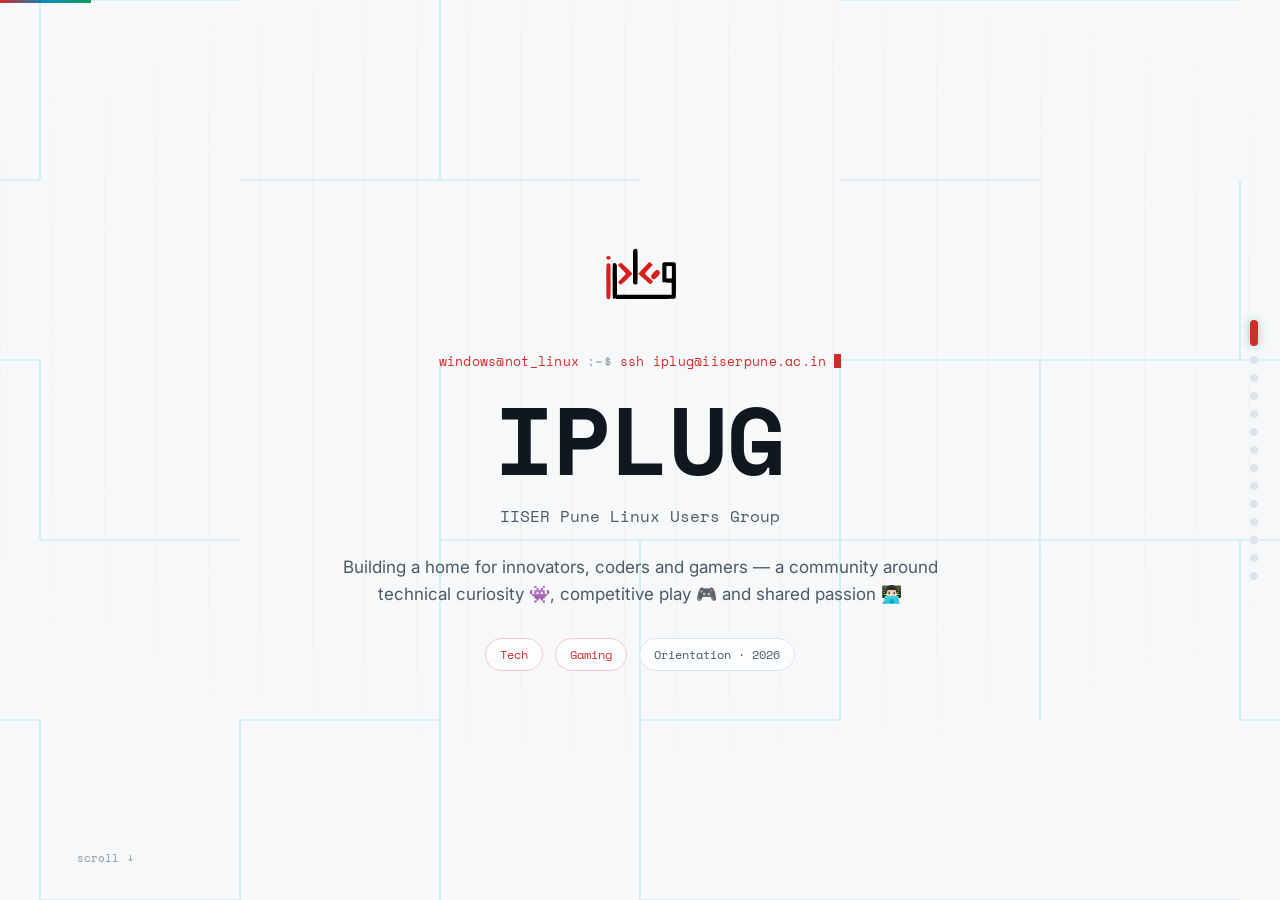
<file: index.html>
<!DOCTYPE html>
<html lang="en">
<head>
<meta charset="UTF-8">
<!-- Device gateway: same link for everyone, different build per device.
     Runs before anything else so mobile visitors never see the desktop
     deck flash. Re-checks are only on load; someone who resizes the
     browser window across the breakpoint after loading needs a refresh
     to switch — an acceptable trade-off for a static GitHub Pages site
     with no server-side device detection. -->
<script>
(function () {
  var isNarrow = window.matchMedia && window.matchMedia('(max-width: 800px)').matches;
  var isMobileUA = /Android|iPhone|iPad|iPod|Mobile|Windows Phone/i.test(navigator.userAgent || '');
  if (isNarrow || isMobileUA) {
    location.replace('mobile.html' + location.search + location.hash);
  }
})();
</script>
<meta name="viewport" content="width=device-width, initial-scale=1.0">
<title>IPLUG — Freshers' Orientation</title>
<link rel="stylesheet" href="style.css">
</head>
<body>

<svg id="circuit-bg"></svg>
<div id="progress"></div>

<main id="deck">

  <!-- 1. TITLE -->
  <section class="slide" data-theme="tech" id="slide-0">
    <div class="hex-overlay"></div>
    <div class="slide-inner" style="text-align:center;">
      <img src="./assets/logo.svg" alt="IPLUG logo" style="width:96px;height:96px;margin-bottom:22px;">
      <div class="nondollar" style="justify-content:center;">windows@not_linux<span style="color:var(--text-faint)">:~$</span> ssh iplug@iiserpune.ac.in<span class="cursor"></span></div>
      <h1 id="typed-title" style="font-size:clamp(40px,9vw,96px); color:var(--text);"></h1>
      <p style="font-family:var(--font-display); font-size:clamp(13px,1.6vw,16px); color:var(--text-dim); margin:14px 0 26px;">
        IISER Pune Linux Users Group
      </p>
      <p style="max-width:640px; margin:0 auto 30px; color:var(--text-dim); font-size:clamp(14px,1.6vw,17px); line-height:1.6;">
        Building a home for innovators, coders and gamers — a community around
        technical curiosity&nbsp;👾, competitive play&nbsp;🎮 and shared passion&nbsp;👨🏻‍💻
      </p>
      <div style="display:flex; gap:12px; justify-content:center; flex-wrap:wrap;">
        <span class="badge green">Tech</span>
        <span class="badge cyan">Gaming</span>
        <span class="badge">Orientation · 2026</span>
      </div>
    </div>
    <div class="scroll-cue">scroll <span class="chev">↓</span></div>
  </section>

  <!-- 2. WHAT IS IPLUG -->
  <section class="slide" data-theme="tech" id="slide-1">
    <div class="hex-overlay"></div>
    <div class="section-num">01 / 13</div>
    <div class="slide-inner">
      <div class="eyebrow">cat about_iplug.md<span class="cursor"></span></div>
      <h2>Aren't you using <span class="accent">Linux yet? </span></h2>
      <p class="subhead">We're a Linux Users Group at heart, but we've grown well beyond that — into a home for anyone curious about technology and anyone who loves to play.</p>
      <div class="grid grid-2">
        <div class="card">
          <div class="badge green" style="margin-bottom:14px;">TECH</div>
          <p style="color:var(--text); line-height:1.6; margin:0;">A community for people who use software and tech — not just for research, but for curiosity, learning, and connection.</p>
        </div>
        <div class="card">
          <div class="badge green" style="margin-bottom:14px;">CLUTCH</div>
          <p style="color:var(--text); line-height:1.6; margin:0;">Uniting gamers across genres to transform gaming on campus from a solo pastime into a shared culture.</p>
        </div>
      </div>
    </div>
  </section>

  <!-- 3. FACULTY COORDINATOR -->
  <section class="slide" data-theme="tech" id="slide-2">
    <div class="hex-overlay"></div>
    <div class="section-num">02 / 13</div>
    <div class="slide-inner">
      <div class="eyebrow">whoami --faculty<span class="cursor"></span></div>
      <h2>Faculty <span class="accent">Coordinator</span></h2>
      <p class="subhead">The mentor who backs IPLUG from the faculty side.</p>
      <div style="max-width:380px;">
        <div class="avatar-ph"><img src="./assets/Joy.jpg" alt="Joy" style="height: 100%; width: 100%; margin: 0px"></div>
        <div class="card">
          <div style="font-family:var(--font-display); font-size:17px; color:var(--text);">Joy Merwin Monteiro</div>
          <div style="color:var(--text-dim); font-size:13px; margin-top:4px;">Earth & Climate Science</div>
        </div>
      </div>
    </div>
  </section>

  <!-- 4. PREVIOUS COORDINATORS -->
  <section class="slide" data-theme="tech" id="slide-3">
    <div class="hex-overlay"></div>
    <div class="section-num">03 / 13</div>
    <div class="slide-inner">
      <div class="eyebrow">git log --authors=previous-coords<span class="cursor"></span></div>
      <h2>Previous <span class="accent">Coordinators</span></h2>
      <p class="subhead">The people who built IPLUG before us.</p>
      <div style="max-width:1080px;">
      <div class="grid grid-3">
        <div>
          <div class="avatar-ph"><img src="./assets/Satyam.jpeg" alt="Satyam" style="height: 100%; width: 100%; margin: 0px"></div>
          <div class="card"><div style="font-family:var(--font-display); font-size:14px;">Satyam Kumar Jha</div><div style="color:var(--text-dim); font-size:12px; margin-top:2px;">BSMS 3rd Year</div></div>
        </div>
        <div>
          <div class="avatar-ph"><img src="./assets/Miheer.jpeg" alt="Miheer" style="height: 100%; width: 100%; margin: 0px"></div>
          <div class="card"><div style="font-family:var(--font-display); font-size:14px;">Miheer Choudhary</div><div style="color:var(--text-dim); font-size:12px; margin-top:2px;">BSMS 3rd Year</div></div>
        </div>
        <div>
          <div class="avatar-ph"><img src="./assets/Baibhab.jpeg" alt="Miheer" style="height: 100%; width: 100%; margin: 0px"></div>
          <div class="card"><div style="font-family:var(--font-display); font-size:14px;">Baibhab Nayak</div><div style="color:var(--text-dim); font-size:12px; margin-top:2px;">BSMS 3rd Year</div></div>
        </div>
      </div>
    </div>
    </div>
  </section>

  <!-- 5. CURRENT COORDINATORS -->
  <section class="slide" data-theme="tech" id="slide-4">
    <div class="hex-overlay"></div>
    <div class="section-num">04 / 13</div>
    <div class="slide-inner">
      <div class="eyebrow">git log --authors=current-coords --since=now<span class="cursor"></span></div>
      <h2>Current <span class="accent">Coordinators</span></h2>
      <p class="subhead">Who's running the show this year — come say hi.</p>
      <div style="max-width:1080px;">
      <div class="grid grid-3">
        <div>
          <div class="avatar-ph"><img src="./assets/Anubhab.jpeg" alt="Anubhab" style="height: 100%; width: 100%; margin: 0px"></div>
          <div class="card"><div style="font-family:var(--font-display); font-size:14px;">Anubhab Sen</div><div style="color:var(--text-dim); font-size:12px; margin-top:2px;">BSMS 2nd Year</div></div>
        </div>
        <div>
          <div class="avatar-ph"><img src="./assets/Manikantan.jpeg" alt="Mani" style="height: 100%; width: 100%; margin: 0px"></div>
          <div class="card"><div style="font-family:var(--font-display); font-size:14px;">M. Manikantan</div><div style="color:var(--text-dim); font-size:12px; margin-top:2px;">BSMS 3rd Year</div></div>
        </div>
        <div>
          <div class="avatar-ph"><img src="./assets/Arka.jpeg" alt="Mani" style="height: 100%; width: 100%; margin: 0px"></div>
          <div class="card"><div style="font-family:var(--font-display); font-size:14px;">Arka Banerjee</div><div style="color:var(--text-dim); font-size:12px; margin-top:2px;">BSMS 3rd Year</div></div>
        </div>
      </div>
    </div>
    </div>
  </section>

  <section class="slide" data-theme="tech" id="slide-5">
    <div class="hex-overlay"></div>
    <div class="section-num">05 / 13</div>
    <div class="slide-inner">
      <div class="eyebrow">split iplug.txt<span class="cursor"></span></div>
      <h2>Two Cores. <span class="accent">One Community. </span></h2>
      <p class="subhead">Tech vs Gaming</p>
      <div style="max-width:720px;">
      <div class="grid grid-2">
        <div>
          <div class="avatar-ph"><img src="./assets/Anubhab.jpeg" alt="Anubhab" style="height: 100%; width: 100%; margin: 0px"></div>
          <div class="card"><div style="font-family:var(--font-display); font-size:14px;">Anubhab Sen</div><div style="color:var(--text-dim); font-size:12px; margin-top:2px;">Tech Coordinator</div></div>
        </div>
        <div>
          <div class="avatar-ph"><img src="./assets/Swastik.jpeg" alt="Swastik" style="height: 100%; width: 100%; margin: 0px"></div>
          <div class="card"><div style="font-family:var(--font-display); font-size:14px;">Swastik Kumar Dash</div><div style="color:var(--text-dim); font-size:12px; margin-top:2px;">CLUTCH Coordinator</div></div>
        </div>
      </div>
      </div>
  </section>

  <!-- 6. EVENTS CONDUCTED LAST YEAR -->
  <section class="slide" data-theme="tech" id="slide-6">
    <div class="hex-overlay"></div>
    <div class="section-num">06 / 13</div>
    <div class="slide-inner">
      <div class="eyebrow">ls -l events/last_year/<span class="cursor"></span></div>
      <h2>Events Conducted <span class="accent">Last Year</span></h2>
      <p class="subhead">A quick look at what we ran.</p>
      <div class="grid grid-3" style="margin-top:28px;">
  <div class="card">
    <h3 style="font-family:var(--font-display); font-size:15px; margin-bottom:6px;">01. Python Sessions for Freshers</h3>
    <p style="color:var(--text-dim); font-size:13px; line-height:1.5; margin:0;">Helped people get acquainted to python</p>
  </div>
  <div class="card">
    <h3 style="font-family:var(--font-display); font-size:15px; margin-bottom:6px;">02. C++ Workshops</h3>
    <p style="color:var(--text-dim); font-size:13px; line-height:1.5; margin:0;">Introduced C++ with Prof. Kalpesh Kapoor</p>
  </div>
  <div class="card">
    <h3 style="font-family:var(--font-display); font-size:15px; margin-bottom:6px;">03. TeXnologia</h3>
    <p style="color:var(--text-dim); font-size:13px; line-height:1.5; margin:0;">a LaTeX Competition</p>
  </div>
  <div class="card">
    <h3 style="font-family:var(--font-display); font-size:15px; margin-bottom:6px;">04. Karavaan Game Nights</h3>
    <p style="color:var(--text-dim); font-size:13px; line-height:1.5; margin:0;">10+ competitions over 3 days.</p>
  </div>
  <div class="card">
    <h3 style="font-family:var(--font-display); font-size:15px; margin-bottom:6px;">05. Tinkering Thursdays</h3>
    <p style="color:var(--text-dim); font-size:13px; line-height:1.5; margin:0;">chill sessions over tech.</p>
  </div>
  <div class="card">
    <h3 style="font-family:var(--font-display); font-size:15px; margin-bottom:6px;">06. Functional Programming </h3>
    <p style="color:var(--text-dim); font-size:13px; line-height:1.5; margin:0;">Workshop on Lean/Functional Programming</p>
  </div>
  <div class="card">
    <h3 style="font-family:var(--font-display); font-size:15px; margin-bottom:6px;">07. Arduino Session</h3>
    <p style="color:var(--text-dim); font-size:13px; line-height:1.5; margin:0;">Arduino session for 3rd years who took Electronics-1 w/ lab.</p>
  </div>
  <div class="card">
    <h3 style="font-family:var(--font-display); font-size:15px; margin-bottom:6px;">08. IPLUG Gaming Showdown</h3>
    <p style="color:var(--text-dim); font-size:13px; line-height:1.5; margin:0;">BGMI + CODM + Valorant + Marvel Rivals + FIFA eFootball tournaments</p>
  </div>
        <div class="card">
    <h3 style="font-family:var(--font-display); font-size:15px; margin-bottom:6px;">09. Minecraft Server</h3>
    <p style="color:var(--text-dim); font-size:13px; line-height:1.5; margin:0;">Maintaining an Institute wide Minecraft server</p>
  </div>
</div>
      <!--
      <div class="grid grid-3" style="gap:12px;">
        <div class="tag">Python Sessions for Freshers</div>
        <div class="tag">C++ Workshop w/ Prof. Kalpesh Kapoor</div>
        <div class="tag">TeXnologia — LaTeX Competition</div>
        <div class="tag">Karvaan Game Nights (10+ events / 3 days)</div>
        <div class="tag">Tinkering Thursdays</div>
        <div class="tag">Lean / Functional Programming w/ Malhar Patel</div>
        <div class="tag">eFootball Competition</div>
        <div class="tag">Electronics‑I Lab Session (3rd yrs)</div>
        <div class="tag">IPLUG Gaming Showdown — BGMI + Free Fire</div>
      </div>
      -->
    </div>

  </section>

  <!-- 7. EVENTS PLANNED - TECH -->
  <section class="slide" data-theme="tech" id="slide-7">
    <div class="hex-overlay"></div>
    <div class="section-num">07 / 13</div>
    <div class="slide-inner">
      <div class="eyebrow">cat roadmap/tech_2026.md<span class="cursor"></span></div>
      <h2>This Year — <span class="accent">Tech</span></h2>
      <p class="subhead">Stay tuned for the following.</p>
      <div class="grid grid-3">
        <div class="card">
    <h3 style="font-family:var(--font-display); font-size:15px; margin-bottom:6px;">Plugged In</h3>
    <p style="color:var(--text-dim); font-size:13px; line-height:1.5; margin:0;">Teaching sessions exploring the different aspects of coding.</p>
  </div>
  <div class="card">
    <h3 style="font-family:var(--font-display); font-size:15px; margin-bottom:6px;">Arduino Workshops</h3>
    <p style="color:var(--text-dim); font-size:13px; line-height:1.5; margin:0;">Put your coding skills to use — build something fun and innovative.</p>
  </div>
  <div class="card">
    <h3 style="font-family:var(--font-display); font-size:15px; margin-bottom:6px;">Scientific Computing</h3>
    <p style="color:var(--text-dim); font-size:13px; line-height:1.5; margin:0;">Exposing the computational work across domains of science.</p>
  </div>
  <div class="card">
    <h3 style="font-family:var(--font-display); font-size:15px; margin-bottom:6px;">Coding Nights</h3>
    <p style="color:var(--text-dim); font-size:13px; line-height:1.5; margin:0;">A space for coders and non‑coders to talk and build algorithmic thinking.</p>
  </div>
  <div class="card">
    <h3 style="font-family:var(--font-display); font-size:15px; margin-bottom:6px;">Coder's Den</h3>
    <p style="color:var(--text-dim); font-size:13px; line-height:1.5; margin:0;">Competitive coding — maths, algorithms and puzzle‑solving.</p>
  </div>
  <div class="card">
    <h3 style="font-family:var(--font-display); font-size:15px; margin-bottom:6px;">Tex‑Nologia</h3>
    <p style="color:var(--text-dim); font-size:13px; line-height:1.5; margin:0;">Flex your type‑setting skills using LaTeX.</p>
  </div>
        <!--
        <div class="card"><strong style="font-family:var(--font-display); font-size:13px;">Coding Propaganda</strong><p style="font-size:13px; color:var(--text-dim); margin:8px 0 0;">Teaching sessions exploring the many aspects of coding.</p></div>
        <div class="card"><strong style="font-family:var(--font-display); font-size:13px;">Arduino Workshops</strong><p style="font-size:13px; color:var(--text-dim); margin:8px 0 0;">Put your coding skills to use — build something fun and innovative.</p></div>
        <div class="card"><strong style="font-family:var(--font-display); font-size:13px;">Scientific Computing</strong><p style="font-size:13px; color:var(--text-dim); margin:8px 0 0;">Exposing the computational work across domains of science.</p></div>
        <div class="card"><strong style="font-family:var(--font-display); font-size:13px;">Coding Nights</strong><p style="font-size:13px; color:var(--text-dim); margin:8px 0 0;">A space for coders and non‑coders to talk and build algorithmic thinking.</p></div>
        <div class="card"><strong style="font-family:var(--font-display); font-size:13px;">Coder's Den</strong><p style="font-size:13px; color:var(--text-dim); margin:8px 0 0;">Competitive coding — maths, algorithms and puzzle‑solving.</p></div>
        <div class="card"><strong style="font-family:var(--font-display); font-size:13px;">Tex‑Nologia</strong><p style="font-size:13px; color:var(--text-dim); margin:8px 0 0;">Flex your type‑setting skills using LaTeX.</p></div>
      -->
      </div>
    </div>
  </section>

  <!-- 8. EVENTS PLANNED - GAMING -->
  <section class="slide" data-theme="gaming" id="slide-8">
    <div class="hex-overlay"></div>
    <div class="section-num">08 / 13</div>
    <div class="slide-inner">
      <div class="eyebrow">cat roadmap/gaming_2026.md<span class="cursor"></span></div>
      <h2>This Year — <span class="accent">Gaming</span></h2>
      <p class="subhead">Powered by our gaming community, <strong style="color:var(--cyan);">CLUTCH</strong> — tournaments and chill sessions across genres, all year.</p>
      <div class="tag-list">
        <span class="tag">BGMI</span><span class="tag">CODM</span><span class="tag">Valorant</span>
        <span class="tag">Minecraft</span><span class="tag">Clash Royale</span><span class="tag">Terraria</span>
        <span class="tag">Pokémon Champions</span><span class="tag">Counter‑Strike</span>
        <span class="tag">Marvel Rivals</span><span class="tag">Marvel Tokon</span>
        <span class="tag">Among Us</span><span class="tag">Tekken</span>
      </div>
    </div>
  </section>

  <!-- 8b. IIeSM RESULTS -->
  <section class="slide" data-theme="gaming" id="slide-8b">
    <div class="hex-overlay"></div>
    <div class="section-num">09 / 13</div>
    <div class="slide-inner">
      <div class="eyebrow">cat results/iiesm_2026.log<span class="cursor"></span></div>
      <h2>Inter IISER eSports Meet <span class="accent">(IIeSM)</span></h2>
      <p class="subhead">CLUTCH showed up and showed out — here's where we won.</p>

      <div class="card" style="margin-bottom:20px; display:flex; align-items:center; gap:14px; flex-wrap:wrap;">
        <span class="badge cyan">Clash Royale</span>
        <span style="color:var(--text); font-size:14px;">Siddhesh Pingale <span style="color:var(--text-dim);">got us the W</span></span>
      </div>

      <div class="grid grid-2">
        <div class="card">
          <div class="badge cyan" style="margin-bottom:14px;">Valorant</div>
          <ul style="list-style:none; padding:0; margin:0; display:flex; flex-direction:column; gap:11px;">
            <li style="display:flex; justify-content:space-between; gap:12px;"><span style="color:var(--text); font-size:13.5px;">Shreedhar Reddy</span><span style="font-family:var(--font-display); color:var(--text-faint); font-size:12px;">Conc HClO4</span></li>
            <li style="display:flex; justify-content:space-between; gap:12px;"><span style="color:var(--text); font-size:13.5px;">Ajay J Malik</span><span style="font-family:var(--font-display); color:var(--text-faint); font-size:12px;">Sabreclaws09</span></li>
            <li style="display:flex; justify-content:space-between; gap:12px;"><span style="color:var(--text); font-size:13.5px;">Anirban Roy Choudhury</span><span style="font-family:var(--font-display); color:var(--text-faint); font-size:12px;">Zeus</span></li>
            <li style="display:flex; justify-content:space-between; gap:12px;"><span style="color:var(--text); font-size:13.5px;">Monbikash Gayan</span><span style="font-family:var(--font-display); color:var(--text-faint); font-size:12px;">Brawktagon</span></li>
            <li style="display:flex; justify-content:space-between; gap:12px;"><span style="color:var(--text); font-size:13.5px;">Tanishq Ved Milani</span><span style="font-family:var(--font-display); color:var(--text-faint); font-size:12px;">Clovocaine</span></li>
          </ul>
        </div>
        <div class="card">
          <div class="badge cyan" style="margin-bottom:14px;">CODM</div>
          <ul style="list-style:none; padding:0; margin:0; display:flex; flex-direction:column; gap:11px;">
            <li style="display:flex; justify-content:space-between; gap:12px;"><span style="color:var(--text); font-size:13.5px;">Nitin Dhamija</span><span style="font-family:var(--font-display); color:var(--text-faint); font-size:12px;">Mr.NitinKing</span></li>
            <li style="display:flex; justify-content:space-between; gap:12px;"><span style="color:var(--text); font-size:13.5px;">Anurag Singh</span><span style="font-family:var(--font-display); color:var(--text-faint); font-size:12px;">Anurag@0405</span></li>
            <li style="display:flex; justify-content:space-between; gap:12px;"><span style="color:var(--text); font-size:13.5px;">Aaditya S</span><span style="font-family:var(--font-display); color:var(--text-faint); font-size:12px;">x_AADITYA_x</span></li>
            <li style="display:flex; justify-content:space-between; gap:12px;"><span style="color:var(--text); font-size:13.5px;">Abhimanyu Mishra</span><span style="font-family:var(--font-display); color:var(--text-faint); font-size:12px;">-Mirage.</span></li>
            <li style="display:flex; justify-content:space-between; gap:12px;"><span style="color:var(--text); font-size:13.5px;">Anbu S</span><span style="font-family:var(--font-display); color:var(--text-faint); font-size:12px;">AgentAlphalite</span></li>
          </ul>
        </div>
      </div>
    </div>
  </section>

  <!-- 10. UPCOMING EVENTS -->
  <section class="slide" data-theme="tech" id="slide-9">
    <div class="hex-overlay"></div>
    <div class="section-num">10 / 13</div>
    <div class="slide-inner">
      <div class="eyebrow">at --list upcoming/<span class="cursor"></span></div>
      <h2>Upcoming <span class="accent">Events</span></h2>
      <p class="subhead">Mark these — first two are right around the corner.</p>
      <div class="grid grid-2">
        <div class="card" style="border-color:var(--green-dim);">
          <div class="badge green" style="margin-bottom:14px;">Tech · 29 Aug, Saturday</div>
          <h3 style="font-size:19px; color:var(--text);">Plugged_In — Session 1</h3>
          <p style="color:var(--text-dim); font-size:13px; margin:8px 0 0;">Exploring Coding in Science &amp; a Python Intro.</p>
        </div>
        <div class="card" style="border-color:var(--cyan-dim);">
          <div class="badge cyan" style="margin-bottom:14px;">Gaming · September 1st Weekend</div>
          <h3 style="font-size:19px; color:var(--text);">Minecraft Event</h3>
          <p style="color:var(--text-dim); font-size:13px; margin:8px 0 0;">By CLUTCH.</p>
        </div>
      </div>
    </div>
  </section>

  <!-- 11. MEME: WORDS YOU CAN SAY FREELY -->
  <section class="slide" data-theme="tech" id="slide-10">
    <div class="hex-overlay"></div>
    <div class="section-num">11 / 13</div>
    <div class="slide-inner">
      <div class="eyebrow">man -k perks_of_iplug<span class="cursor"></span></div>
      <h2>Perks of Showing Up to <span class="accent">IPLUG Events</span></h2>
      <p class="subhead">You get to use these words. Freely. In public. Nobody will look at you weird — they'll just nod and open a terminal.</p>

      <div class="terminal-window">
        <div class="terminal-header">
          <span class="terminal-dot red"></span>
          <span class="terminal-dot amber"></span>
          <span class="terminal-dot green"></span>
          <span class="terminal-title">iplug@sac.iiserpune:~$ man --just-trust-us</span>
        </div>
        <div class="terminal-body">
          <div class="term-line">
            <div class="term-cmd">strip binary</div>
            <p class="term-def">Removes the symbol table &amp; debug info from an executable.</p>
            <div class="term-note">// not that kind of strip</div>
          </div>
          <div class="term-line">
            <div class="term-cmd">finger user@host</div>
            <p class="term-def">Ancient protocol for looking up who's logged in and their info.</p>
            <div class="term-note">// yes, this was a real command</div>
          </div>
          <div class="term-line">
            <div class="term-cmd">touch file.txt</div>
            <p class="term-def">Creates an empty file, or just updates its timestamp.</p>
            <div class="term-note">// very PG, calm down</div>
          </div>
          <div class="term-line">
            <div class="term-cmd">kill -9 &lt;child&gt;</div>
            <p class="term-def">Force-terminates a runaway child process.</p>
            <div class="term-note">// process, not progeny</div>
          </div>
          <div class="term-line">
            <div class="term-cmd">mount /dev/sdb1</div>
            <p class="term-def">Attaches a filesystem so the OS can actually use it.</p>
            <div class="term-note">// storage devices only</div>
          </div>
          <div class="term-line">
            <div class="term-cmd">penetration test</div>
            <p class="term-def">Authorized probing of a system for security holes.</p>
            <div class="term-note">// ask the sysadmin nicely first</div>
          </div>
          <div class="term-line">
            <div class="term-cmd">naked pointer</div>
            <p class="term-def">A raw pointer with no smart wrapper managing its lifetime.</p>
            <div class="term-note">// bring your own memory management</div>
          </div>
          <div class="term-line">
            <div class="term-cmd">fork()</div>
            <p class="term-def">Spawns a child process that's a copy of the parent.</p>
            <div class="term-note">// asexual reproduction, computer edition</div>
          </div>
          <div class="term-line">
            <div class="term-cmd">daemon --spawn</div>
            <p class="term-def">A background process that runs without a controlling terminal.</p>
            <div class="term-note">// not that kind of demon</div>
          </div>
          <div class="term-line">
            <div class="term-cmd">flush</div>
            <p class="term-def">Forces buffered data to be written out immediately.</p>
            <div class="term-note">// output, nothing else</div>
          </div>
        </div>
      </div>

    </div>
  </section>

  <!-- 11. GET INVOLVED / ANNOUNCEMENTS (unused, kept for reference)
  <section class="slide" data-theme="tech" id="slide-10-unused">
    <div class="hex-overlay"></div>
    <div class="section-num">10 / 12</div>
    <div class="slide-inner">
      <div class="eyebrow">sudo apt install contributors<span class="cursor"></span></div>
      <h2>We Need <span class="accent">Your Help!</span></h2>
      <p class="subhead">Join the team — as a core member or a volunteer. Pick what excites you:</p>
      <div class="grid grid-3">
        <div class="card">🌐 <strong style="font-family:var(--font-display); font-size:13px; display:block; margin-top:8px;">Web Development</strong><p style="font-size:12px; color:var(--text-dim); margin:6px 0 0;">Build &amp; maintain the IPLUG site.</p></div>
        <div class="card">🎨 <strong style="font-family:var(--font-display); font-size:13px; display:block; margin-top:8px;">Design</strong><p style="font-size:12px; color:var(--text-dim); margin:6px 0 0;">Posters, brand assets, visuals.</p></div>
        <div class="card">✍️ <strong style="font-family:var(--font-display); font-size:13px; display:block; margin-top:8px;">Content Creation</strong><p style="font-size:12px; color:var(--text-dim); margin:6px 0 0;">Write, script, and shape our story.</p></div>
        <div class="card">📣 <strong style="font-family:var(--font-display); font-size:13px; display:block; margin-top:8px;">Social Media &amp; Publicity</strong><p style="font-size:12px; color:var(--text-dim); margin:6px 0 0;">Get the word out on campus.</p></div>
        <div class="card">📦 <strong style="font-family:var(--font-display); font-size:13px; display:block; margin-top:8px;">Logistics</strong><p style="font-size:12px; color:var(--text-dim); margin:6px 0 0;">Make events run smoothly on the ground.</p></div>
        <div class="card" style="display:flex; align-items:center; justify-content:center; border-style:dashed;"><span style="font-size:12px; color:var(--text-faint); font-family:var(--font-display);">Sign‑up link: [TBA]</span></div>
      </div>
    </div>
  </section>
  -->

  <!-- 12. MERCH COMPETITION -->
  <section class="slide" data-theme="tech" id="slide-11">
    <div class="hex-overlay"></div>
    <div class="section-num">12 / 13</div>
    <div class="slide-inner" style="text-align:center;">
      <div class="eyebrow" style="justify-content:center;">./run merch_design_competition.sh<span class="cursor"></span></div>
      <h2>Merch Design <span class="accent">Competition</span></h2>
      <p class="subhead" style="margin-left:auto; margin-right:auto;">Got an eye for design? Submit your merch concept for a shot at seeing it on IPLUG apparel.</p>
      <div class="deadline-box" style="display:inline-block; text-align:left; margin-top:10px;" data-deadline="2026-09-13T23:59:59+05:30">
        <div style="font-family:var(--font-display); font-size:13px; color:var(--text-dim);">Deadline</div>
        <div class="deadline-datetime">13 Sep 2026 · 11:59:59 PM IST</div>
        <div class="deadline-timer" id="deadlineTimer">--d --h --m --s</div>
      </div>
      <div style="margin-top:26px; display:flex; justify-content:center;">
        <div>
          <div class="qr-ph"><img src="./assets/merch.png" alt="merch" style="height: 100%; width: 100%; margin: 0px"></div>
          <div style="font-family:var(--font-display); font-size:12px; color:var(--text-dim); margin-top:10px;">Scan Here for Free Merch!</div>
        </div>
      </div>
    </div>
  </section>

  <!-- 12. CLOSING / QR -->
  <section class="slide" data-theme="tech" id="slide-12">
    <div class="hex-overlay"></div>
    <div class="slide-inner" style="text-align:center;">
      <img src="assets/logo.svg" alt="IPLUG logo" style="width:64px;height:64px;margin-bottom:18px;">
      <div class="eyebrow" style="justify-content:center;">./connect.sh --follow<span class="cursor"></span></div>
      <h2 style="margin-bottom:8px;">Stay in the loop.</h2>
      <p class="subhead" style="margin-left:auto; margin-right:auto;">Scan to follow along — updates, event drops, and community chatter.</p>
      <div style="display:flex; gap:32px; justify-content:center; flex-wrap:wrap; margin-top:10px;">
        <div>
          <div class="qr-ph"><img src="./assets/ig.png" alt="merch" style="height: 100%; width: 100%; margin: 0px"></div>
          <div style="font-family:var(--font-display); font-size:12px; color:var(--text-dim); margin-top:10px;">Instagram</div>
        </div>
        <div>
          <div class="qr-ph"><img src="./assets/wp.png" alt="merch" style="height: 100%; width: 100%; margin: 0px"></div>
          <div style="font-family:var(--font-display); font-size:12px; color:var(--text-dim); margin-top:10px;">Whatsapp</div>
        </div>
        <div>
          <div class="qr-ph"><img src="./assets/dc.png" alt="merch" style="height: 100%; width: 100%; margin: 0px"></div>
          <div style="font-family:var(--font-display); font-size:12px; color:var(--text-dim); margin-top:10px;">Discord</div>
        </div>
        <div>
          <div class="qr-ph"><img src="./assets/gaming-cult.png" alt="merch" style="height: 100%; width: 100%; margin: 0px"></div>
          <div style="font-family:var(--font-display); font-size:12px; color:var(--text-dim); margin-top:10px;">Gaming Cult</div>
        </div>
      </div>
      <p style="margin-top:34px; color:var(--text-faint); font-family:var(--font-display); font-size:12px;">See you at orientation — welcome to IPLUG. 👾</p>
    </div>
  </section>

</main>

<div id="dot-nav"></div>

<script src="script.js"></script>
</body>
</html>
</file>
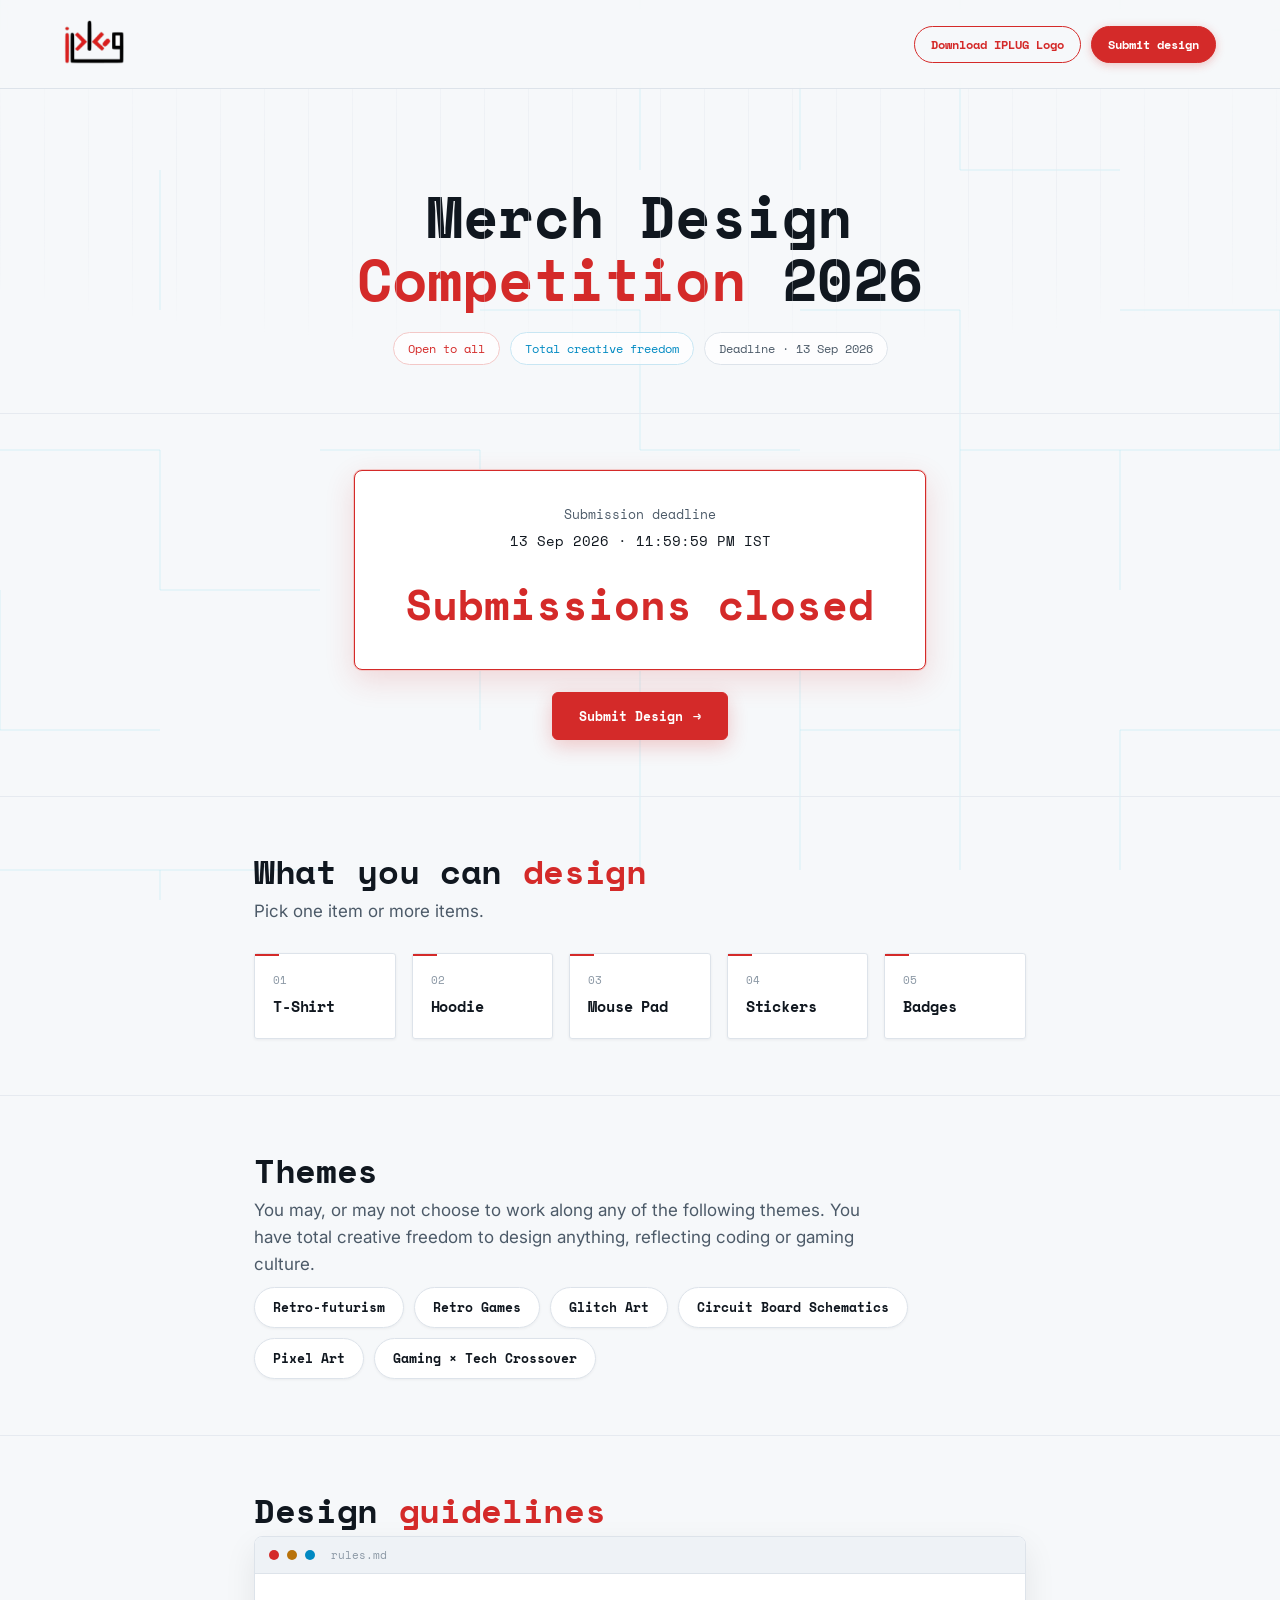
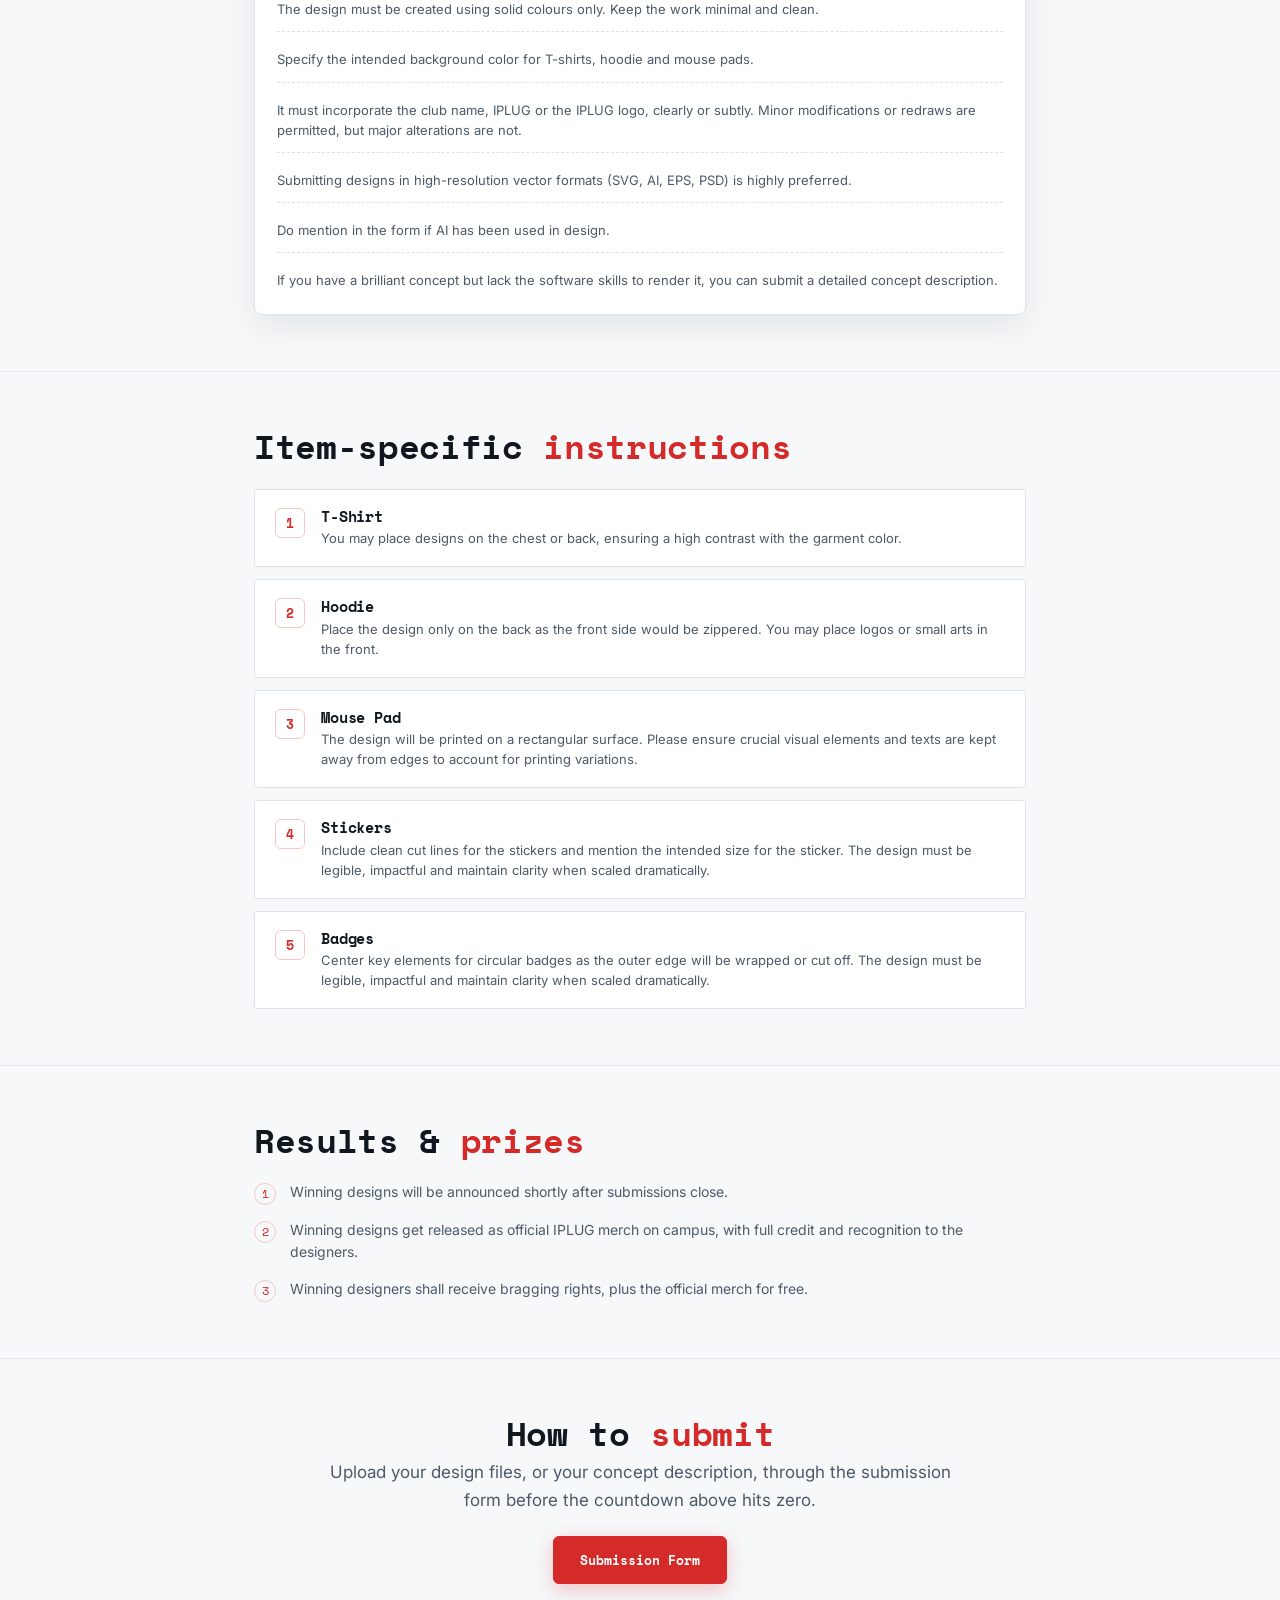
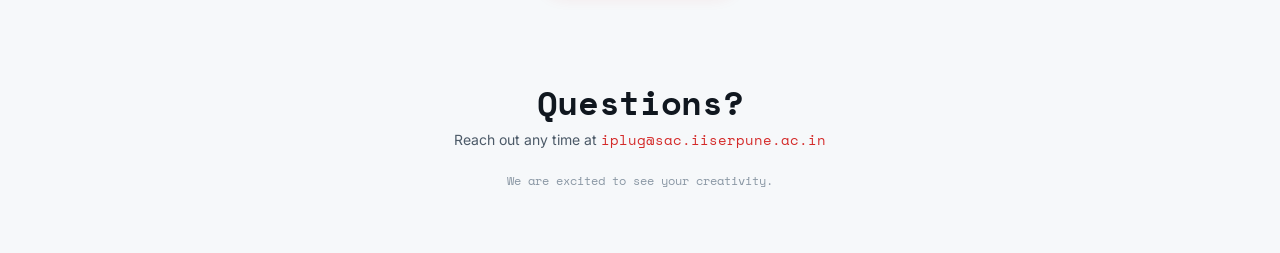
<file: Merch/index.html>
<!DOCTYPE html>
<html lang="en">
<head>
<meta charset="UTF-8">
<meta name="viewport" content="width=device-width, initial-scale=1.0">
<title>IPLUG — Merch Design Competition 2026</title>
<meta name="description" content="Submit a merch design for IPLUG — T-shirts, hoodies, mouse pads, stickers, badges. Deadline 13 Sep 2026.">
<meta name="color-scheme" content="light dark">
<link rel="stylesheet" href="style.css">
</head>
<body>

<svg id="circuit-bg"></svg>

<div id="topbar">
  <a class="brand-mark" href="#hero">
    <img class="logo-light" src="assets/logos/logo-light@1x compact.png" style="width:60px; height: 60px" alt="IPLUG logo">
    <img class="logo-dark" src="assets/logos/logo-dark@1x compact.png" style="width:60px; height: 60px" alt="IPLUG logo">
  </a>
  <div class="topbar-actions">
    <a class="top-cta secondary" href="assets/logo.zip" download>Download IPLUG Logo</a>
    <a class="top-cta" href="https://forms.gle/xSx3DvXvkYDFNJpo9" target="_blank" rel="noopener">Submit design</a>
  </div>
</div>

<main>

  <!-- HERO -->
  <section id="hero">
    <div class="hex-overlay"></div>
    <div class="wrap">
      <h1>Merch Design <span class="accent">Competition</span> 2026</h1>
      <div class="badge-row">
        <span class="badge red">Open to all</span>
        <span class="badge cyan">Total creative freedom</span>
        <span class="badge">Deadline · 13 Sep 2026</span>
      </div>
    </div>
  </section>

  <!-- DEADLINE / COUNTDOWN -->
  <section id="deadline">
    <div class="wrap">
      <div class="deadline-box" data-deadline="2026-09-13T23:59:59+05:30">
        <div class="deadline-info">
          <div class="deadline-label">Submission deadline</div>
          <div class="deadline-datetime">13 Sep 2026 · 11:59:59 PM IST</div>
        </div>
        <div class="deadline-timer" id="deadlineTimer">--d --h --m --s</div>
      </div>
      <div class="deadline-cta">
        <a class="btn" href="https://forms.gle/xSx3DvXvkYDFNJpo9" target="_blank" rel="noopener">Submit Design<span class="arrow">→</span></a>
      </div>
    </div>
  </section>

  <!-- MERCH ITEMS -->
  <section id="items">
    <div class="wrap">
      <h2>What you can <span class="accent">design</span></h2>
      <p class="subhead">Pick one item or more items.</p>
      <div class="grid grid-5" style="margin-top:28px;">
        <div class="card"><div class="item-glyph">01</div><h3>T-Shirt</h3></div>
        <div class="card"><div class="item-glyph">02</div><h3>Hoodie</h3></div>
        <div class="card"><div class="item-glyph">03</div><h3>Mouse Pad</h3></div>
        <div class="card"><div class="item-glyph">04</div><h3>Stickers</h3></div>
        <div class="card"><div class="item-glyph">05</div><h3>Badges</h3></div>
      </div>
    </div>
  </section>

  <!-- THEMES -->
  <section id="themes">
    <div class="wrap">
      <h2>Themes</h2>
      <p class="subhead">You may, or may not choose to work along any of the following themes. You have total creative freedom to design anything, reflecting coding or gaming culture.</p>
      <div class="tag-list">
        <span class="tag">Retro-futurism</span>
        <span class="tag">Retro Games</span>
        <span class="tag">Glitch Art</span>
        <span class="tag">Circuit Board Schematics</span>
        <span class="tag">Pixel Art</span>
        <span class="tag">Gaming × Tech Crossover</span>
      </div>
    </div>
  </section>

  <!-- GUIDELINES -->
  <section id="guidelines">
    <div class="wrap">
      <h2>Design <span class="accent">guidelines</span></h2>
      <div class="terminal-window">
        <div class="terminal-header">
          <span class="terminal-dot red"></span><span class="terminal-dot amber"></span><span class="terminal-dot green"></span>
          <span class="terminal-title">rules.md</span>
        </div>
        <div class="terminal-body">
          <div class="term-line">
            <p class="term-def">The design must be created using solid colours only. Keep the work minimal and clean.</p>
          </div>
          <div class="term-line">
            <p class="term-def">Specify the intended background color for T-shirts, hoodie and mouse pads.</p>
          </div>
          <div class="term-line">
            <p class="term-def">It must incorporate the club name, IPLUG or the IPLUG logo, clearly or subtly. Minor modifications or redraws are permitted, but major alterations are not.</p>
          </div>
          <div class="term-line">
            <p class="term-def">Submitting designs in high-resolution vector formats (SVG, AI, EPS, PSD) is highly preferred.</p>
          </div>
          <div class="term-line">
            <p class="term-def">Do mention in the form if AI has been used in design.</p>
          </div>
          <div class="term-line">
            <p class="term-def">If you have a brilliant concept but lack the software skills to render it, you can submit a detailed concept description.</p>
          </div>
        </div>
      </div>
    </div>
  </section>

  <!-- ITEM-SPECIFIC INSTRUCTIONS -->
  <section id="item-specs">
    <div class="wrap">
      <h2>Item-specific <span class="accent">instructions</span></h2>
      <div class="spec-stack" style="margin-top: 24px;">
        <div class="spec-card">
          <div class="spec-num">1</div>
          <div class="spec-body"><h3>T-Shirt</h3><p>You may place designs on the chest or back, ensuring a high contrast with the garment color.</p></div>
        </div>
        <div class="spec-card">
          <div class="spec-num">2</div>
          <div class="spec-body"><h3>Hoodie</h3><p>Place the design only on the back as the front side would be zippered. You may place logos or small arts in the front.</p></div>
        </div>
        <div class="spec-card">
          <div class="spec-num">3</div>
          <div class="spec-body"><h3>Mouse Pad</h3><p>The design will be printed on a rectangular surface. Please ensure crucial visual elements and texts are kept away from edges to account for printing variations.</p></div>
        </div>
        <div class="spec-card">
          <div class="spec-num">4</div>
          <div class="spec-body"><h3>Stickers</h3><p>Include clean cut lines for the stickers and mention the intended size for the sticker. The design must be legible, impactful and maintain clarity when scaled dramatically.</p></div>
        </div>
        <div class="spec-card">
          <div class="spec-num">5</div>
          <div class="spec-body"><h3>Badges</h3><p>Center key elements for circular badges as the outer edge will be wrapped or cut off. The design must be legible, impactful and maintain clarity when scaled dramatically.</p></div>
        </div>
      </div>
    </div>
  </section>

    <!-- RESULTS & PRIZES -->
  <section id="results">
    <div class="wrap">
      <h2>Results & <span class="accent">prizes</span></h2>
      <ul class="results-list" style="margin-top: 22px;">
        <li><span class="num">1</span><p>Winning designs will be announced shortly after submissions close.</p></li>
        <li><span class="num">2</span><p>Winning designs get released as official IPLUG merch on campus, with full credit and recognition to the designers.</p></li>
        <li><span class="num">3</span><p>Winning designers shall receive bragging rights, plus the official merch for free.</p></li>
      </ul>
    </div>
  </section>

  <!-- SUBMISSION -->
  <section id="submit">
    <div class="wrap" style="text-align:center;">
      <h2>How to <span class="accent">submit</span></h2>
      <p class="subhead" style="margin-left:auto;margin-right:auto;">Upload your design files, or your concept description, through the submission form before the countdown above hits zero.</p>
      <div class="deadline-cta">
        <a class="btn" href="https://forms.gle/xSx3DvXvkYDFNJpo9" target="_blank" rel="noopener">Submission Form</a>
      </div>
    </div>
  </section>



  <!-- CONTACT / FOOTER -->
  <footer>
    <div class="wrap">
      <h2>Questions?</h2>
      <p>Reach out any time at <a href="mailto:iplug@sac.iiserpune.ac.in">iplug@sac.iiserpune.ac.in</a></p>
      <div class="closing-note">We are excited to see your creativity.</div>
    </div>
  </footer>

</main>

<script src="script.js"></script>

</body>
</html>
</file>
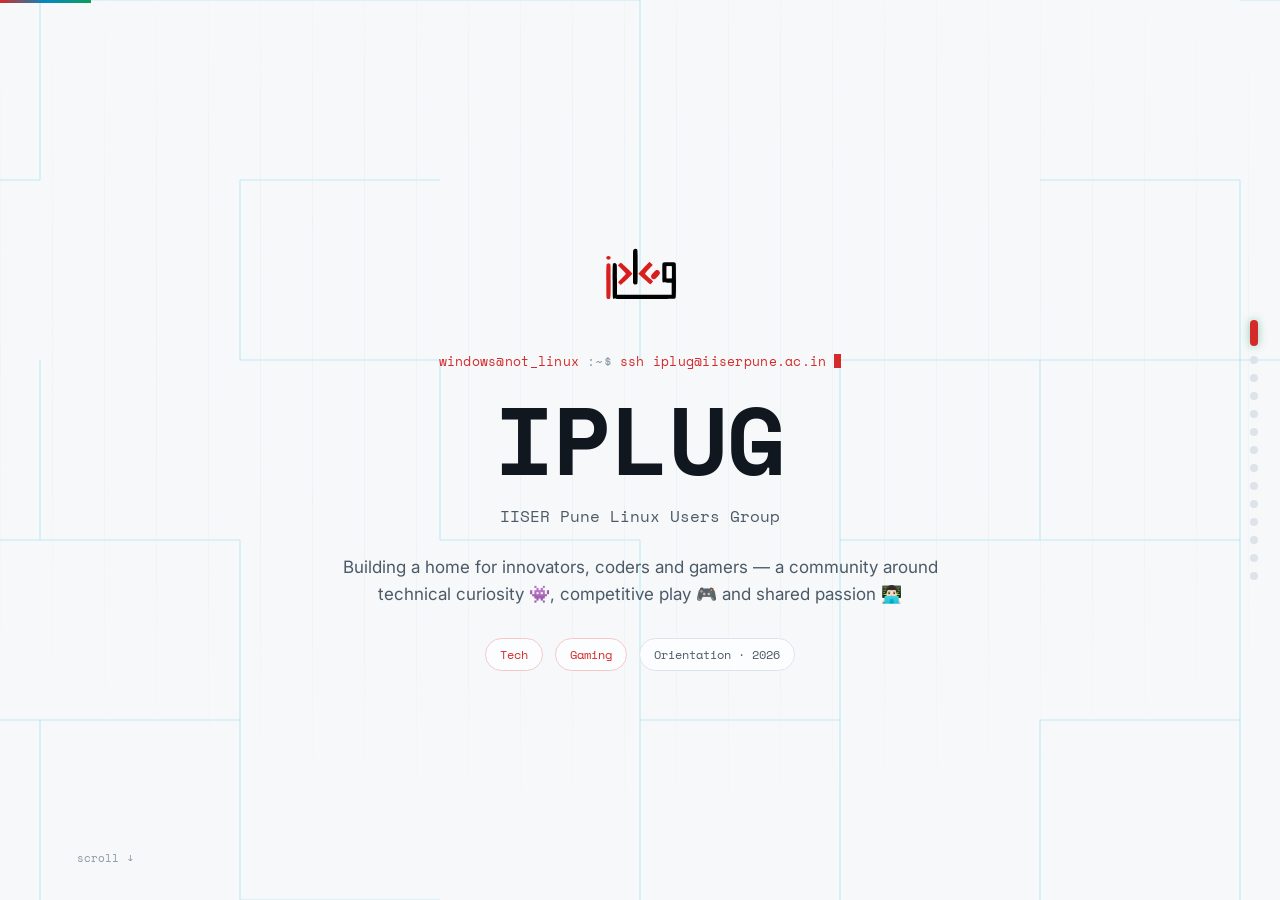
<file: mobile.html>
<!DOCTYPE html>
<html lang="en">
<head>
<meta charset="UTF-8">
<script>
(function () {
  var isWide = window.matchMedia && window.matchMedia('(min-width: 801px)').matches;
  var isMobileUA = /Android|iPhone|iPad|iPod|Mobile|Windows Phone/i.test(navigator.userAgent || '');
  if (isWide && !isMobileUA) {
    location.replace('index.html' + location.search + location.hash);
  }
})();
</script>
<meta name="viewport" content="width=device-width, initial-scale=1.0">
<title>IPLUG — Freshers' Orientation</title>
<link rel="stylesheet" href="mobile.css">
</head>
<body>

<svg id="circuit-bg"></svg>

<main id="mdeck">

  <!-- 1. TITLE -->
  <section class="msection center" data-theme="tech">
    <div class="section-inner">
      <img src="./assets/logo.svg" alt="IPLUG logo" class="logo-sm">
      <div class="eyebrow" style="justify-content:center;">windows@not_linux<span style="color:var(--text-faint)">:~$</span> ssh iplug@iiserpune.ac.in<span class="cursor"></span></div>
      <h1 id="typed-title" style="font-size:50px; color:var(--text);"></h1>
      <p style="font-family:var(--font-display); font-size:13px; color:var(--text-dim); margin:12px 0 20px;">
        IISER Pune Linux Users Group
      </p>
      <p style="color:var(--text-dim); font-size:14px; line-height:1.6; margin:0;">
        Building a home for innovators, coders and gamers — a community around
        technical curiosity&nbsp;👾, competitive play&nbsp;🎮 and shared passion&nbsp;👨🏻‍💻
      </p>
      <div class="hero-badges">
        <span class="badge green">Tech</span>
        <span class="badge cyan">Gaming</span>
        <span class="badge">Orientation · 2026</span>
      </div>
    </div>
  </section>

  <!-- 2. WHAT IS IPLUG -->
  <section class="msection" data-theme="tech">
    <div class="section-inner">
      <div class="eyebrow">cat about_iplug.md<span class="cursor"></span></div>
      <h2>Aren't you using <span class="accent">Linux yet? </span></h2>
      <p class="subhead">We're a Linux Users Group at heart, but we've grown well beyond that — into a home for anyone curious about technology and anyone who loves to play.</p>
      <div class="card">
        <div class="badge green" style="margin-bottom:12px;">TECH</div>
        <p>A community for people who use software and tech — not just for research, but for curiosity, learning, and connection.</p>
      </div>
      <div class="card">
        <div class="badge green" style="margin-bottom:12px;">CLUTCH</div>
        <p>Uniting gamers across genres to transform gaming on campus from a solo pastime into a shared culture.</p>
      </div>
    </div>
  </section>

  <!-- 3. FACULTY COORDINATOR -->
  <section class="msection" data-theme="tech">
    <div class="section-inner">
      <div class="eyebrow">whoami --faculty<span class="cursor"></span></div>
      <h2>Faculty <span class="accent">Coordinator</span></h2>
      <p class="subhead">The mentor who backs IPLUG from the faculty side.</p>
      <div class="people-grid single">
        <div class="person">
          <div class="avatar-ph"><img src="./assets/Joy.jpg" alt="Joy"></div>
          <div class="name">Joy Merwin Monteiro</div>
          <div class="role">Earth &amp; Climate Science</div>
        </div>
      </div>
    </div>
  </section>

  <!-- 4. PREVIOUS COORDINATORS -->
  <section class="msection" data-theme="tech">
    <div class="section-inner">
      <div class="eyebrow">git log --authors=previous-coords<span class="cursor"></span></div>
      <h2>Previous <span class="accent">Coordinators</span></h2>
      <p class="subhead">The people who built IPLUG before us.</p>
      <div class="people-grid">
        <div class="person">
          <div class="avatar-ph"><img src="./assets/Satyam.jpeg" alt="Satyam"></div>
          <div class="name">Satyam Kumar Jha</div>
          <div class="role">BSMS 3rd Year</div>
        </div>
        <div class="person">
          <div class="avatar-ph"><img src="./assets/Miheer.jpeg" alt="Miheer"></div>
          <div class="name">Miheer Choudhary</div>
          <div class="role">BSMS 3rd Year</div>
        </div>
        <div class="person">
          <div class="avatar-ph"><img src="./assets/Baibhab.jpeg" alt="Baibhab"></div>
          <div class="name">Baibhab Nayak</div>
          <div class="role">BSMS 3rd Year</div>
        </div>
      </div>
    </div>
  </section>

  <!-- 5. CURRENT COORDINATORS -->
  <section class="msection" data-theme="tech">
    <div class="section-inner">
      <div class="eyebrow">git log --authors=current-coords --since=now<span class="cursor"></span></div>
      <h2>Current <span class="accent">Coordinators</span></h2>
      <p class="subhead">Who's running the show this year — come say hi.</p>
      <div class="people-grid">
        <div class="person">
          <div class="avatar-ph"><img src="./assets/Anubhab.jpeg" alt="Anubhab"></div>
          <div class="name">Anubhab Sen</div>
          <div class="role">BSMS 2nd Year</div>
        </div>
        <div class="person">
          <div class="avatar-ph"><img src="./assets/Manikantan.jpeg" alt="Mani"></div>
          <div class="name">M. Manikantan</div>
          <div class="role">BSMS 3rd Year</div>
        </div>
        <div class="person">
          <div class="avatar-ph"><img src="./assets/Arka.jpeg" alt="Arka"></div>
          <div class="name">Arka Banerjee</div>
          <div class="role">BSMS 3rd Year</div>
        </div>
      </div>
    </div>
  </section>

  <!-- 5b. TECH VS GAMING SPLIT -->
  <section class="msection" data-theme="tech">
    <div class="section-inner">
      <div class="eyebrow">split iplug.txt<span class="cursor"></span></div>
      <h2>Two Cores. <span class="accent">One Community. </span></h2>
      <p class="subhead">Tech vs Gaming</p>
      <div class="people-grid">
        <div class="person">
          <div class="avatar-ph"><img src="./assets/Anubhab.jpeg" alt="Anubhab"></div>
          <div class="name">Anubhab Sen</div>
          <div class="role">Tech Coordinator</div>
        </div>
        <div class="person">
          <div class="avatar-ph"><img src="./assets/Swastik.jpeg" alt="Swastik"></div>
          <div class="name">Swastik Kumar Dash</div>
          <div class="role">CLUTCH Coordinator</div>
        </div>
      </div>
    </div>
  </section>

  <!-- 6. EVENTS CONDUCTED LAST YEAR -->
  <section class="msection" data-theme="tech">
    <div class="section-inner">
      <div class="eyebrow">ls -l events/last_year/<span class="cursor"></span></div>
      <h2>Events Conducted <span class="accent">Last Year</span></h2>
      <p class="subhead">A quick look at what we ran.</p>
      <div class="card"><h3>01. Python Sessions for Freshers</h3><p>Helped people get acquainted to python</p></div>
      <div class="card"><h3>02. C++ Workshops</h3><p>Introduced C++ with Prof. Kalpesh Kapoor</p></div>
      <div class="card"><h3>03. TeXnologia</h3><p>a LaTeX Competition</p></div>
      <div class="card"><h3>04. Karavaan Game Nights</h3><p>10+ competitions over 3 days.</p></div>
      <div class="card"><h3>05. Tinkering Thursdays</h3><p>chill sessions over tech.</p></div>
      <div class="card"><h3>06. Functional Programming</h3><p>Workshop on Lean/Functional Programming</p></div>
      <div class="card"><h3>07. Arduino Session</h3><p>Arduino session for 3rd years who took Electronics-1 w/ lab.</p></div>
      <div class="card"><h3>08. IPLUG Gaming Showdown</h3><p>BGMI + CODM + Valorant + Marvel Rivals + FIFA eFootball tournaments</p></div>
      <div class="card"><h3>09. Minecraft Server</h3><p>Maintaining an Institute wide Minecraft server</p></div>
    </div>
  </section>

  <!-- 7. EVENTS PLANNED - TECH -->
  <section class="msection" data-theme="tech">
    <div class="section-inner">
      <div class="eyebrow">cat roadmap/tech_2026.md<span class="cursor"></span></div>
      <h2>This Year — <span class="accent">Tech</span></h2>
      <p class="subhead">Stay tuned for the following.</p>
      <div class="card"><h3>Plugged In</h3><p>Teaching sessions exploring the different aspects of coding.</p></div>
      <div class="card"><h3>Arduino Workshops</h3><p>Put your coding skills to use — build something fun and innovative.</p></div>
      <div class="card"><h3>Scientific Computing</h3><p>Exposing the computational work across domains of science.</p></div>
      <div class="card"><h3>Coding Nights</h3><p>A space for coders and non‑coders to talk and build algorithmic thinking.</p></div>
      <div class="card"><h3>Coder's Den</h3><p>Competitive coding — maths, algorithms and puzzle‑solving.</p></div>
      <div class="card"><h3>Tex‑Nologia</h3><p>Flex your type‑setting skills using LaTeX.</p></div>
    </div>
  </section>

  <!-- 8. EVENTS PLANNED - GAMING -->
  <section class="msection" data-theme="gaming">
    <div class="section-inner">
      <div class="eyebrow">cat roadmap/gaming_2026.md<span class="cursor"></span></div>
      <h2>This Year — <span class="accent">Gaming</span></h2>
      <p class="subhead">Powered by our gaming community, <strong style="color:var(--cyan);">CLUTCH</strong> — tournaments and chill sessions across genres, all year.</p>
      <div class="tag-list">
        <span class="tag">BGMI</span><span class="tag">CODM</span><span class="tag">Valorant</span>
        <span class="tag">Minecraft</span><span class="tag">Clash Royale</span><span class="tag">Terraria</span>
        <span class="tag">Pokémon Champions</span><span class="tag">Counter‑Strike</span>
        <span class="tag">Marvel Rivals</span><span class="tag">Marvel Tokon</span>
        <span class="tag">Among Us</span><span class="tag">Tekken</span>
      </div>
    </div>
  </section>

  <!-- 8b. IIeSM RESULTS -->
  <section class="msection" data-theme="gaming">
    <div class="section-inner">
      <div class="eyebrow">cat results/iiesm_2026.log<span class="cursor"></span></div>
      <h2>Inter IISER eSports Meet <span class="accent">(IIeSM)</span></h2>
      <p class="subhead">CLUTCH showed up and showed out — here's where we won.</p>

      <div class="card" style="display:flex; align-items:center; gap:12px; flex-wrap:wrap;">
        <span class="badge cyan">Clash Royale</span>
        <span style="color:var(--text); font-size:13px;">Siddhesh Pingale <span style="color:var(--text-dim);">got us the W</span></span>
      </div>

      <div class="card">
        <div class="badge cyan" style="margin-bottom:12px;">Valorant</div>
        <ul class="results-list">
          <li><span class="who">Shreedhar Reddy</span><span class="tag-id">Conc HClO4</span></li>
          <li><span class="who">Ajay J Malik</span><span class="tag-id">Sabreclaws09</span></li>
          <li><span class="who">Anirban Roy Choudhury</span><span class="tag-id">Zeus</span></li>
          <li><span class="who">Monbikash Gayan</span><span class="tag-id">Brawktagon</span></li>
          <li><span class="who">Tanishq Ved Milani</span><span class="tag-id">Clovocaine</span></li>
        </ul>
      </div>
      <div class="card">
        <div class="badge cyan" style="margin-bottom:12px;">CODM</div>
        <ul class="results-list">
          <li><span class="who">Nitin Dhamija</span><span class="tag-id">Mr.NitinKing</span></li>
          <li><span class="who">Anurag Singh</span><span class="tag-id">Anurag@0405</span></li>
          <li><span class="who">Aaditya S</span><span class="tag-id">x_AADITYA_x</span></li>
          <li><span class="who">Abhimanyu Mishra</span><span class="tag-id">-Mirage.</span></li>
          <li><span class="who">Anbu S</span><span class="tag-id">AgentAlphalite</span></li>
        </ul>
      </div>
    </div>
  </section>

  <!-- 10. UPCOMING EVENTS -->
  <section class="msection" data-theme="tech">
    <div class="section-inner">
      <div class="eyebrow">at --list upcoming/<span class="cursor"></span></div>
      <h2>Upcoming <span class="accent">Events</span></h2>
      <p class="subhead">Mark these — first two are right around the corner.</p>
      <div class="card" style="border-color:var(--green-dim);">
        <div class="badge green" style="margin-bottom:12px;">Tech · 29 Aug, Saturday</div>
        <h3 style="font-size:15.5px;">Plugged_In — Session 1</h3>
        <p style="margin-top:6px;">Exploring Coding in Science &amp; a Python Intro.</p>
      </div>
      <div class="card" style="border-color:var(--cyan-dim);">
        <div class="badge cyan" style="margin-bottom:12px;">Gaming · September 1st Weekend</div>
        <h3 style="font-size:15.5px;">Minecraft Event</h3>
        <p style="margin-top:6px;">By CLUTCH.</p>
      </div>
    </div>
  </section>

  <!-- 11. MEME: WORDS YOU CAN SAY FREELY -->
  <section class="msection" data-theme="tech">
    <div class="section-inner">
      <div class="eyebrow">man -k perks_of_iplug<span class="cursor"></span></div>
      <h2>Perks of Showing Up to <span class="accent">IPLUG Events</span></h2>
      <p class="subhead">You get to use these words. Freely. In public. Nobody will look at you weird — they'll just nod and open a terminal.</p>

      <div class="card">
        <div class="term-card"><div class="term-cmd">strip binary</div><p class="term-def">Removes the symbol table &amp; debug info from an executable.</p><div class="term-note">// not that kind of strip</div></div>
        <div class="term-card"><div class="term-cmd">finger user@host</div><p class="term-def">Ancient protocol for looking up who's logged in and their info.</p><div class="term-note">// yes, this was a real command</div></div>
        <div class="term-card"><div class="term-cmd">touch file.txt</div><p class="term-def">Creates an empty file, or just updates its timestamp.</p><div class="term-note">// very PG, calm down</div></div>
        <div class="term-card"><div class="term-cmd">kill -9 &lt;child&gt;</div><p class="term-def">Force-terminates a runaway child process.</p><div class="term-note">// process, not progeny</div></div>
        <div class="term-card"><div class="term-cmd">mount /dev/sdb1</div><p class="term-def">Attaches a filesystem so the OS can actually use it.</p><div class="term-note">// storage devices only</div></div>
        <div class="term-card"><div class="term-cmd">penetration test</div><p class="term-def">Authorized probing of a system for security holes.</p><div class="term-note">// ask the sysadmin nicely first</div></div>
        <div class="term-card"><div class="term-cmd">naked pointer</div><p class="term-def">A raw pointer with no smart wrapper managing its lifetime.</p><div class="term-note">// bring your own memory management</div></div>
        <div class="term-card"><div class="term-cmd">fork()</div><p class="term-def">Spawns a child process that's a copy of the parent.</p><div class="term-note">// asexual reproduction, computer edition</div></div>
        <div class="term-card"><div class="term-cmd">daemon --spawn</div><p class="term-def">A background process that runs without a controlling terminal.</p><div class="term-note">// not that kind of demon</div></div>
        <div class="term-card"><div class="term-cmd">flush</div><p class="term-def">Forces buffered data to be written out immediately.</p><div class="term-note">// output, nothing else</div></div>
      </div>
    </div>
  </section>

  <!-- 12. MERCH COMPETITION -->
  <section class="msection center" data-theme="tech">
    <div class="section-inner">
      <div class="eyebrow" style="justify-content:center;">./run merch_design_competition.sh<span class="cursor"></span></div>
      <h2>Merch Design <span class="accent">Competition</span></h2>
      <p class="subhead">Got an eye for design? Submit your merch concept for a shot at seeing it on IPLUG apparel.</p>
      <div class="deadline-box" style="display:inline-block; text-align:left;" data-deadline="2026-09-13T23:59:59+05:30">
        <div style="font-family:var(--font-display); font-size:12px; color:var(--text-dim);">Deadline</div>
        <div class="deadline-datetime">13 Sep 2026 · 11:59:59 PM IST</div>
        <div class="deadline-timer" id="deadlineTimerMobile">--d --h --m --s</div>
      </div>
      <div style="margin-top:20px; display:flex; justify-content:center;">
        <div class="qr-item">
          <div class="qr-ph"><img src="./assets/merch.png" alt="merch"></div>
          <div class="label">Scan Here for Free Merch!</div>
        </div>
      </div>
    </div>
  </section>

  <!-- 13. CLOSING / QR -->
  <section class="msection center" data-theme="tech">
    <div class="section-inner">
      <img src="assets/logo.svg" alt="IPLUG logo" style="width:52px;height:52px;margin:0 auto 14px;">
      <div class="eyebrow" style="justify-content:center;">./connect.sh --follow<span class="cursor"></span></div>
      <h2 style="margin-bottom:8px;">Stay in the loop.</h2>
      <p class="subhead">Scan to follow along — updates, event drops, and community chatter.</p>
      <div class="qr-grid">
        <div class="qr-item"><div class="qr-ph"><img src="./assets/ig.png" alt="Instagram"></div><div class="label">Instagram</div></div>
        <div class="qr-item"><div class="qr-ph"><img src="./assets/wp.png" alt="Whatsapp"></div><div class="label">Whatsapp</div></div>
        <div class="qr-item"><div class="qr-ph"><img src="./assets/dc.png" alt="Discord"></div><div class="label">Discord</div></div>
        <div class="qr-item"><div class="qr-ph"><img src="./assets/gaming-cult.png" alt="Gaming Cult"></div><div class="label">Gaming Cult</div></div>
      </div>
      <p class="closing-note">See you at orientation — welcome to IPLUG. 👾</p>
    </div>
  </section>

</main>

<nav id="mobile-nav">
  <button class="nav-arrow" id="nav-prev" aria-label="Previous slide">‹</button>
  <div id="dot-track"></div>
  <button class="nav-arrow" id="nav-next" aria-label="Next slide">›</button>
</nav>

<script src="mobile.js"></script>
</body>
</html>
</file>
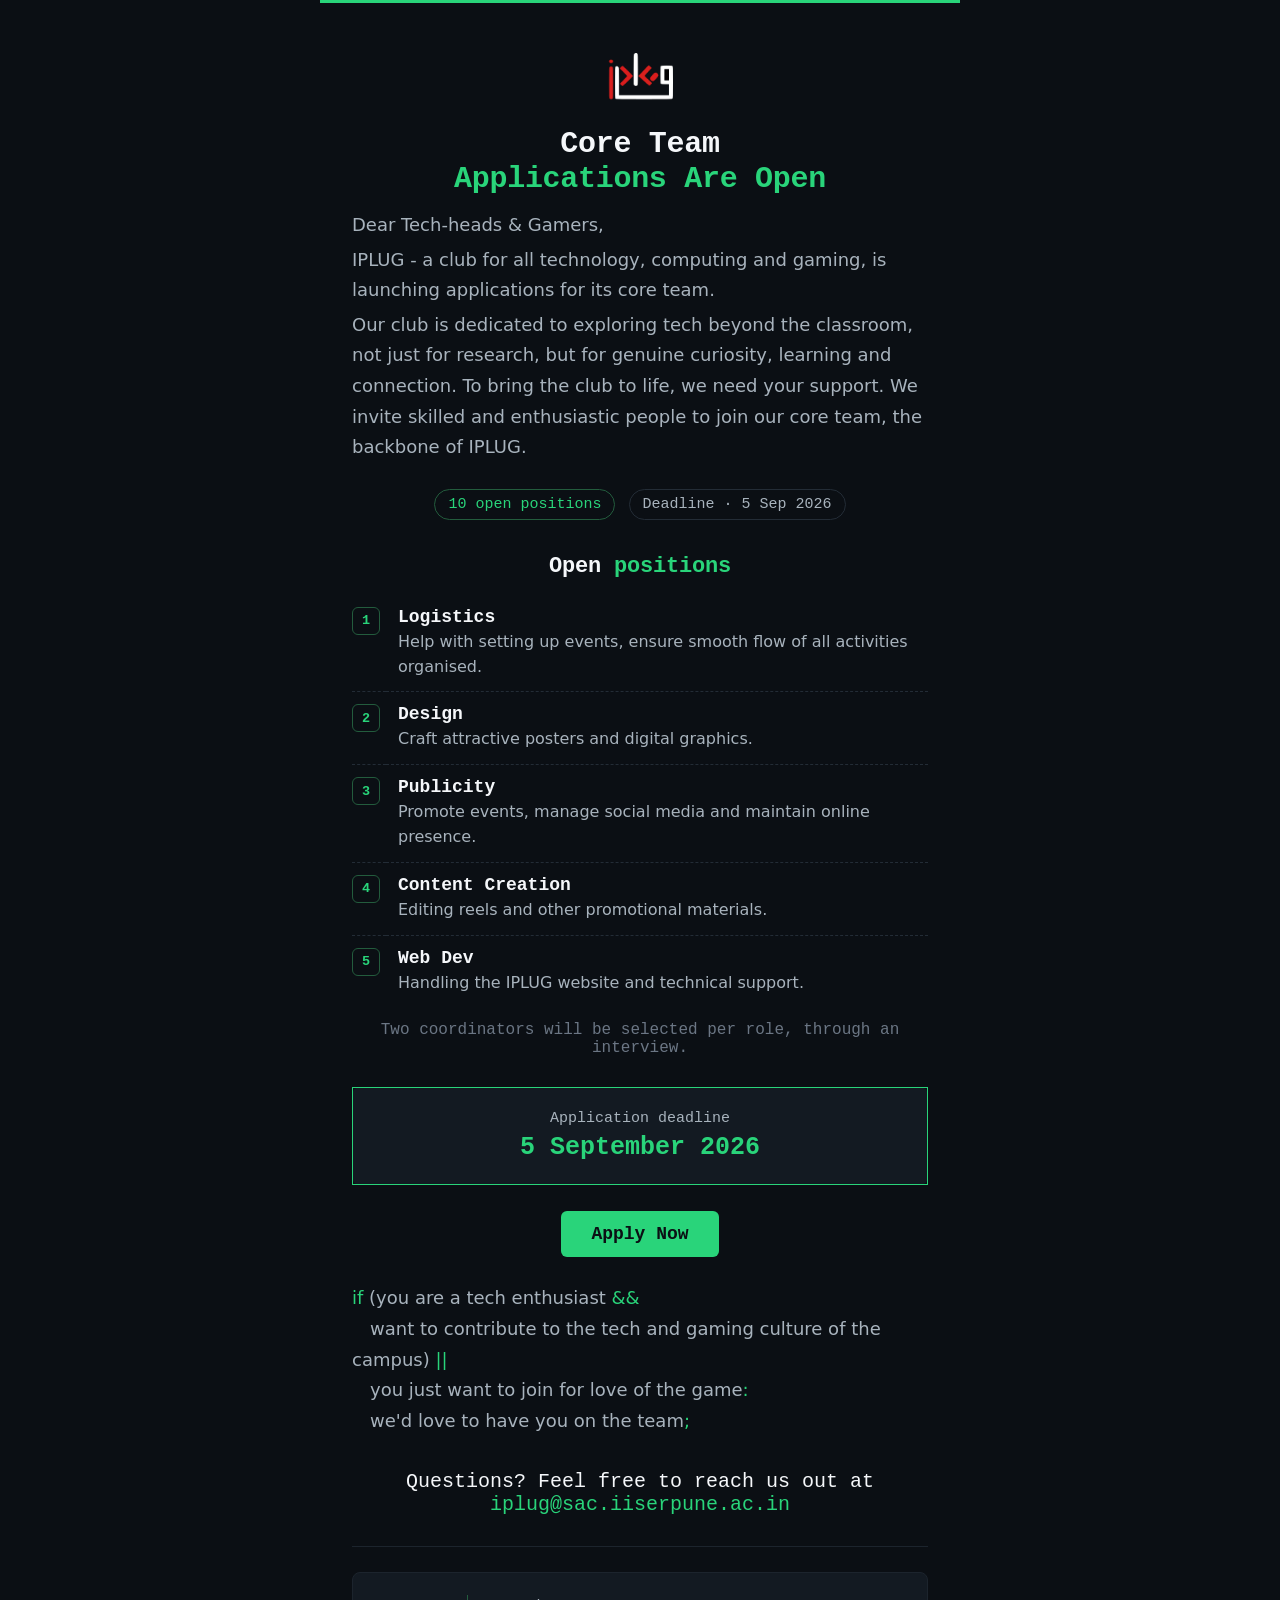
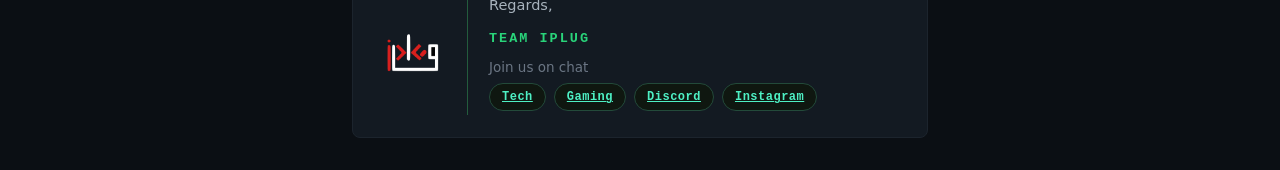
<file: mails/core team.html>
<!DOCTYPE html>
<html lang="en">
<head>
<meta charset="UTF-8">
<meta name="viewport" content="width=device-width, initial-scale=1.0">
<meta name="format-detection" content="telephone=no, date=no, address=no, email=no, url=no">
<meta name="x-apple-disable-message-reformatting">
<title>IPLUG — Core Team Recruitment 2026</title>
<style>
  html { -webkit-text-size-adjust: 100%; -ms-text-size-adjust: 100%; text-size-adjust: 100%; }
  body, table, td, div, p, a, span, h1, h2 {
    -webkit-text-size-adjust: 100% !important;
    -ms-text-size-adjust: 100% !important;
    text-size-adjust: 100% !important;
  }
  body { -webkit-font-smoothing: antialiased; }
  img { -ms-interpolation-mode: bicubic; }

  /* 1. Parent container makes all buttons the same height */
  /* ============ FONTS ============ */
  .font-mono { font-family: 'JetBrains Mono', 'Fira Code', 'SFMono-Regular', Consolas, Menlo, Monaco, 'Courier New', monospace; }


  .chip { background-color: #0F1710; border: 1px solid #234A3A; color: #4EF0C4; }
  @media only screen and (max-width: 620px) {
    .chip-row { justify-content: center !important; }
  }

</style>
</head>
<body style="margin:0; padding:0; background:#0b0f14; font-family:'Inter', system-ui, sans-serif; -webkit-text-size-adjust:100%; -ms-text-size-adjust:100%; text-size-adjust:100%;">

<!-- outer wrapper as a table for reliable width control on mobile Gmail (div max-width is unreliable there) -->
<table role="presentation" width="100%" cellpadding="0" cellspacing="0" border="0" style="background:#0b0f14;">
<tr><td align="center">
<div style="max-width:640px; margin:0 auto; background:#0b0f14; color:#f5f7fa; -webkit-text-size-adjust:100%; -ms-text-size-adjust:100%; text-size-adjust:100%;">

  <!-- top accent bar -->
  <div style="height:3px; background:#29d47a; width:100%;"></div>

  <!-- header / brand -->
  <div style="padding:32px 32px 0; text-align:center;">
    <img src="[data-uri]" width="88" height="88" alt="IPLUG" style="width:88px; height:88px; display:inline-block; border:0;">
  </div>

  <!-- hero -->
  <div style="padding:0px 32px 8px;">
    <h1 style="font-family:'Space Mono','Courier New',monospace; font-weight:700; font-size:30px; line-height:1.15; margin:0 0 14px; letter-spacing:-0.01em;">
      Core Team<br><span style="color:#29d47a;">Applications Are Open</span>
    </h1>
    <p style="font-size:18px; line-height:1.7; color:#a8b3bd; margin:0 0 4px; text-align: left;">Dear Tech-heads &amp; Gamers,</p>
    <p style="font-size:18px; line-height:1.7; color:#a8b3bd; margin:0 0 4px; text-align: left;">
      IPLUG - a club for all technology, computing and gaming, is launching applications for its core team.
    </p>
    <p style="font-size:18px; line-height:1.7; color:#a8b3bd; margin:0; text-align: left;">
      Our club is dedicated to exploring tech beyond the classroom, not just for research, but for genuine curiosity, learning and connection. To bring the club to life, we need your support. We invite skilled and enthusiastic people to join our core team, the backbone of IPLUG.
    </p>
  </div>

  <!-- badges -->
  <div style="padding:18px 32px 0; display:block;">
    <span style="display:inline-block; font-family:'Space Mono','Courier New',monospace; font-size:15px; padding:6px 13px; border:1px solid #235c3d; border-radius:999px; color:#29d47a; margin-right:8px; margin-bottom:8px;">10 open positions</span>
    <span style="display:inline-block; font-family:'Space Mono','Courier New',monospace; font-size:15px; padding:6px 13px; border:1px solid #232c36; border-radius:999px; color:#a8b3bd; margin-bottom:8px;">Deadline · 5 Sep 2026</span>
  </div>

  <!-- open positions -->
  <div style="padding:26px 32px 0;">
    <h2 style="font-family:'Space Mono','Courier New',monospace; font-weight:700; font-size:22px; margin:0 0 16px; letter-spacing:-0.01em;">
      Open <span style="color:#29d47a;">positions</span>
    </h2>

    <table role="presentation" width="100%" cellpadding="0" cellspacing="0" style="border-collapse:collapse; margin-bottom:10px;">
      <tr>
        <td style="padding:12px 0; border-bottom:1px dashed #232c36; vertical-align:top; width:34px;">
          <span style="display:inline-flex; align-items:center; justify-content:center; width:26px; height:26px; border:1px solid #235c3d; border-radius:6px; font-family:'Space Mono','Courier New',monospace; font-weight:700; font-size:13.5px; color:#29d47a;">1</span>
        </td>
        <td style="padding:12px 0 12px 12px; border-bottom:1px dashed #232c36;">
          <div style="font-family:'Space Mono','Courier New',monospace; font-size:18px; font-weight:700; margin-bottom:3px;">Logistics</div>
          <div style="font-size:16px; color:#a8b3bd; line-height:1.55;">Help with setting up events, ensure smooth flow of all activities organised.</div>
        </td>
      </tr>
      <tr>
        <td style="padding:12px 0; border-bottom:1px dashed #232c36; vertical-align:top;">
          <span style="display:inline-flex; align-items:center; justify-content:center; width:26px; height:26px; border:1px solid #235c3d; border-radius:6px; font-family:'Space Mono','Courier New',monospace; font-weight:700; font-size:13.5px; color:#29d47a;">2</span>
        </td>
        <td style="padding:12px 0 12px 12px; border-bottom:1px dashed #232c36;">
          <div style="font-family:'Space Mono','Courier New',monospace; font-size:18px; font-weight:700; margin-bottom:3px;">Design</div>
          <div style="font-size:16px; color:#a8b3bd; line-height:1.55;">Craft attractive posters and digital graphics.</div>
        </td>
      </tr>
      <tr>
        <td style="padding:12px 0; border-bottom:1px dashed #232c36; vertical-align:top;">
          <span style="display:inline-flex; align-items:center; justify-content:center; width:26px; height:26px; border:1px solid #235c3d; border-radius:6px; font-family:'Space Mono','Courier New',monospace; font-weight:700; font-size:13.5px; color:#29d47a;">3</span>
        </td>
        <td style="padding:12px 0 12px 12px; border-bottom:1px dashed #232c36;">
          <div style="font-family:'Space Mono','Courier New',monospace; font-size:18px; font-weight:700; margin-bottom:3px;">Publicity</div>
          <div style="font-size:16px; color:#a8b3bd; line-height:1.55;">Promote events, manage social media and maintain online presence.</div>
        </td>
      </tr>
      <tr>
        <td style="padding:12px 0; border-bottom:1px dashed #232c36; vertical-align:top;">
          <span style="display:inline-flex; align-items:center; justify-content:center; width:26px; height:26px; border:1px solid #235c3d; border-radius:6px; font-family:'Space Mono','Courier New',monospace; font-weight:700; font-size:13.5px; color:#29d47a;">4</span>
        </td>
        <td style="padding:12px 0 12px 12px; border-bottom:1px dashed #232c36;">
          <div style="font-family:'Space Mono','Courier New',monospace; font-size:18px; font-weight:700; margin-bottom:3px;">Content Creation</div>
          <div style="font-size:16px; color:#a8b3bd; line-height:1.55;">Editing reels and other promotional materials.</div>
        </td>
      </tr>
      <tr>
        <td style="padding:12px 0; vertical-align:top;">
          <span style="display:inline-flex; align-items:center; justify-content:center; width:26px; height:26px; border:1px solid #235c3d; border-radius:6px; font-family:'Space Mono','Courier New',monospace; font-weight:700; font-size:13.5px; color:#29d47a;">5</span>
        </td>
        <td style="padding:12px 0 12px 12px;">
          <div style="font-family:'Space Mono','Courier New',monospace; font-size:18px; font-weight:700; margin-bottom:3px;">Web Dev</div>
          <div style="font-size:16px; color:#a8b3bd; line-height:1.55;">Handling the IPLUG website and technical support.</div>
        </td>
      </tr>
    </table>

    <p style="font-size:16px; color:#6b7684; font-family:'Space Mono','Courier New',monospace; margin:14px 0 0;">Two coordinators will be selected per role, through an interview.</p>
  </div>

  <!-- deadline box -->
  <div style="padding:30px 32px 0;">
    <table role="presentation" width="100%" cellpadding="0" cellspacing="0" style="border-collapse:collapse; background:#131a22; border:1.5px solid #29d47a; border-radius:8px;">
      <tr>
        <td style="padding:22px 26px; text-align:center;">
          <div style="font-family:'Space Mono','Courier New',monospace; font-size:15px; color:#a8b3bd; margin-bottom:6px;">Application deadline</div>
          <div style="font-family:'Space Mono','Courier New',monospace; font-size:25px; font-weight:700; color:#29d47a;">5 September 2026</div>
        </td>
      </tr>
    </table>
  </div>

  <!-- CTA -->
  <div style="padding:26px 32px 4px; text-align:center;">
    <a href="https://docs.google.com/forms/d/e/1FAIpQLSfCDxki1iBs5ImfAj_0ghdEJIJyX20Hc4NWsnEm5v1yFqoOng/viewform?usp=publish-editor" target="_blank" rel="noopener" style="display:inline-block; font-family:'Space Mono','Courier New',monospace; font-weight:700; font-size:18px; color:#0b0f14; background:#29d47a; padding:13px 30px; border-radius:6px; text-decoration:none;">
      Apply Now
    </a>
  </div>

  <!-- closing note -->
  <div style="padding:22px 32px 0;">
    <p style="font-size:18px; line-height:1.7; color:#a8b3bd; margin:0; text-align: left;">
      <span style="color:#29d47a;">if</span> (you are a tech enthusiast <span style="color:#29d47a;">&&</span><br>
      &emsp;want to contribute to the tech and gaming culture of the campus) <span style="color:#29d47a;">||</span><br>
      &emsp;you just want to join for love of the game<span style="color:#29d47a;">:<br>
      &emsp;</span>we'd love to have you on the team<span style="color:#29d47a;">;</span>
    </p>
  </div>

  <!-- Questions line -->
  <div style="padding:34px 32px 0; text-align:center;">
    <p style="font-family:'Space Mono','Courier New',monospace; font-size:20px; color:#f5f7fa; margin:0;">
      Questions? Feel free to reach us out at <a href="mailto:iplug@sac.iiserpune.ac.in" style="color:#29d47a; text-decoration:none;">iplug@sac.iiserpune.ac.in</a>
    </p>
  </div>

  <!-- SIGN-OFF -->
  <div style="padding:30px 32px 0;">
    <table role="presentation" cellpadding="0" cellspacing="0" border="0" width="100%">
      <tr><td style="border-top:1px solid #1c242d; font-size:1px; line-height:1px;">&nbsp;</td></tr>
    </table>
    <div style="margin-top:24px;">
      <table role="presentation" cellpadding="0" cellspacing="0" border="0" width="100%" style="background:#131a22; border:1px solid #1c242d; border-radius:8px;">
        <tr>
          <td style="padding:22px 24px;">
            <table role="presentation" cellpadding="0" cellspacing="0" border="0" width="100%">
              <tr>

                <!-- logo (left) -->
                <td width="72" valign="middle" style="padding-right:18px;">
                  <img src="[data-uri]" width="70" height="70" alt="IPLUG" style="width:70px; height:70px; display:block; border:0;">
                </td>

                <!-- divider -->
                <td width="1" valign="middle" style="border-left:1px solid #235c3d; font-size:0; line-height:0;">&nbsp;</td>

                <!-- sign-off text (right) -->
                <td valign="middle" style="padding-left:20px;">
                  <p style="font-family:'Inter',system-ui,sans-serif; font-size:14.5px; line-height:20px; color:#a8b3bd; margin:0 0 4px 0;">Regards,</p>

                  <p style="font-family:'Space Mono','Courier New',monospace; font-size:13.5px; line-height:20px; letter-spacing:2px; font-weight:700; color:#29d47a; margin:14px 0 0 0;">TEAM IPLUG</p>

                  <p style="font-family:'Inter',system-ui,sans-serif; font-size:13.5px; color:#6b7684; margin:10px 0 8px 0;">Join us on chat</p>

                  <!-- chip row -->
                  <table role="presentation" cellpadding="0" cellspacing="0" border="0" class="chip-row" style="display:inline-table;">
                    <tr>
                      <td style="padding-right:8px;">
                        <a href="https://chat.whatsapp.com/I2ImK543pDI7ykujOS9GnT?s=sw&p=a&ilr=0" class="chip font-mono" style="display:inline-block; padding:6px 12px; border-radius:20px; font-size:12px; font-weight:700; letter-spacing:0.5px;">Tech</a>
                      </td>
                      <td style="padding-right:8px;">
                        <a href="https://chat.whatsapp.com/LGgLjkltHbm4NRtzE9T1CD?s=qt&p=a&ilr=1=" class="chip font-mono" style="display:inline-block; padding:6px 12px; border-radius:20px; font-size:12px; font-weight:700; letter-spacing:0.5px;">Gaming</a>
                      </td>
                      <td style="padding-right:8px;">
                        <a href="https://discord.gg/fD8JpNczs" class="chip font-mono" style="display:inline-block; padding:6px 12px; border-radius:20px; font-size:12px; font-weight:700; letter-spacing:0.5px;">Discord</a>
                      </td>
                      <td>
                        <a href="https://www.instagram.com/iplug_iiserpune?utm_source=ig_web_button_share_sheet&igsi=ZDNlZDc0MzIxNw==" class="chip font-mono" style="display:inline-block; padding:6px 12px; border-radius:20px; font-size:12px; font-weight:700; letter-spacing:0.5px;">Instagram</a>
                      </td>
                    </tr>
                  </table>


              </tr>
            </table>
          </td>
        </tr>
      </table>
    </div>
  </div>

  <div style="padding-bottom:32px;"></div>

</div>

</td></tr>
</table>

</body>
</html>
</file>
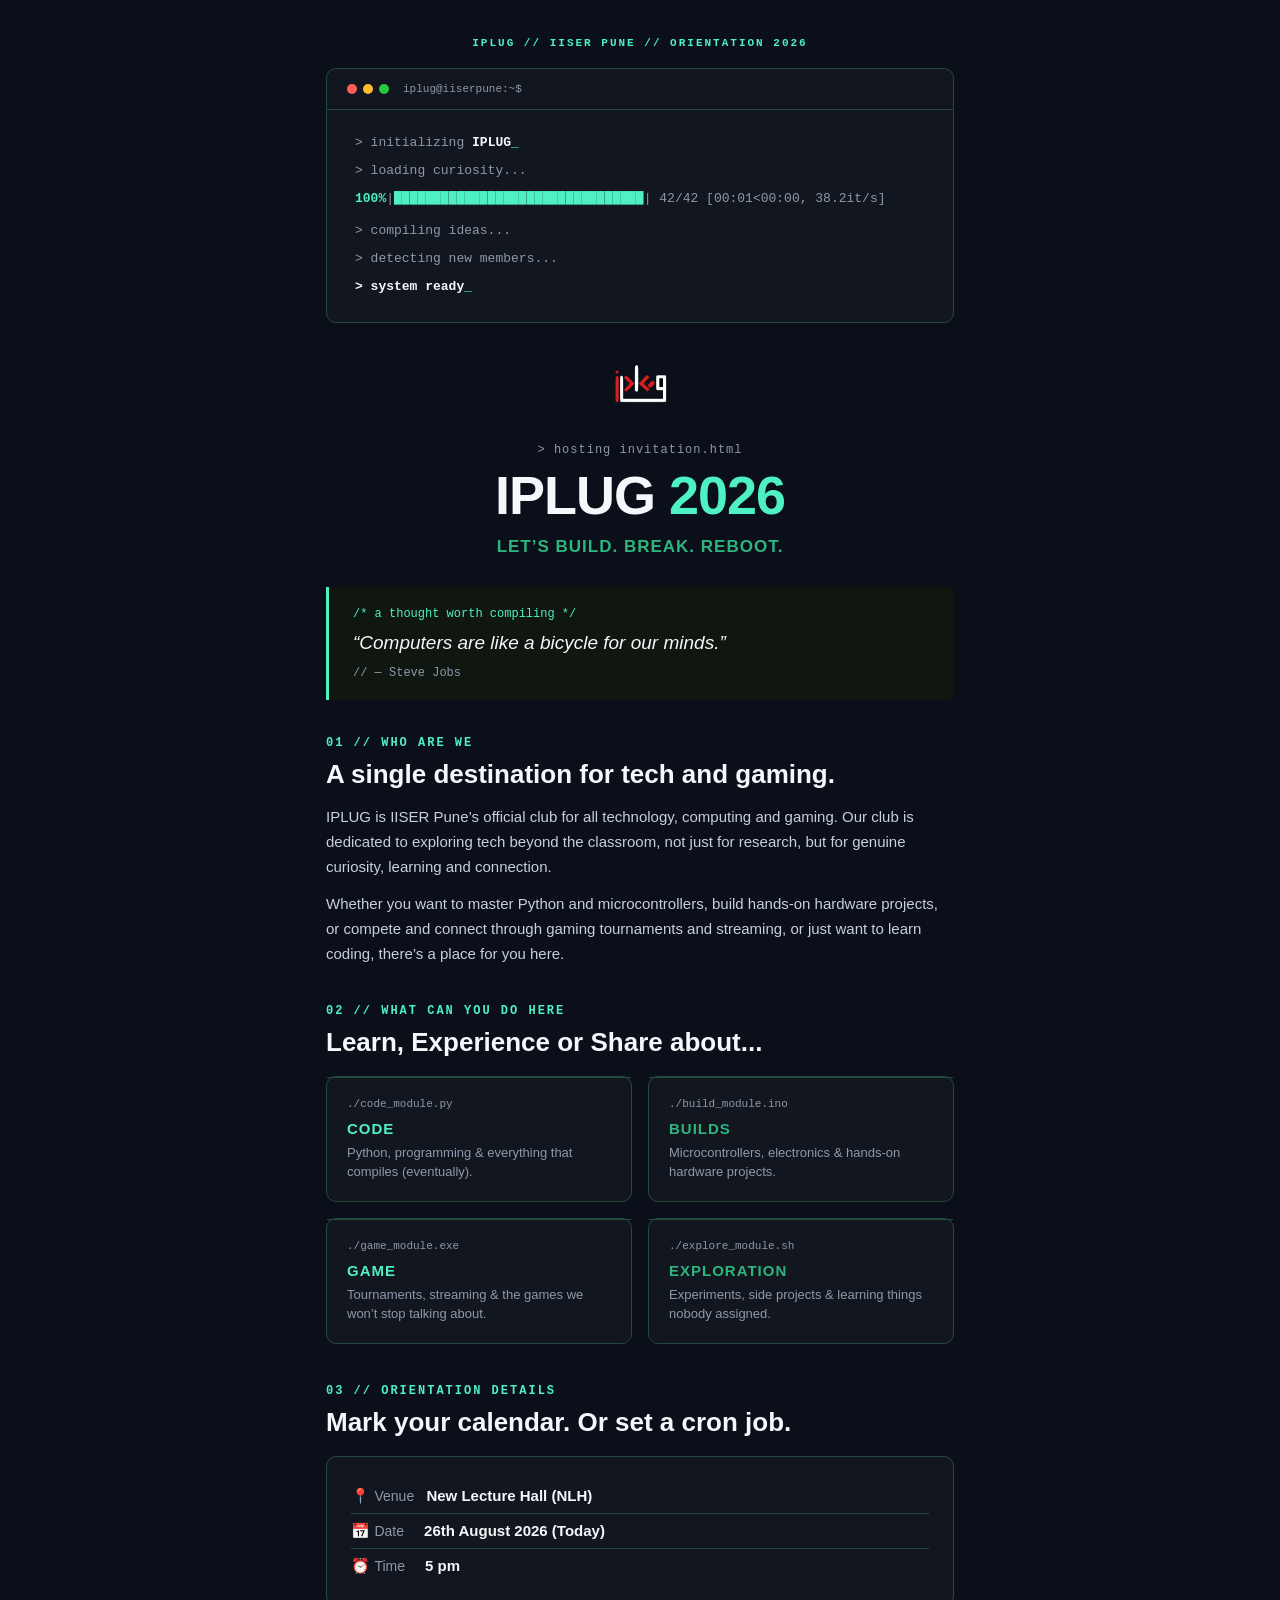
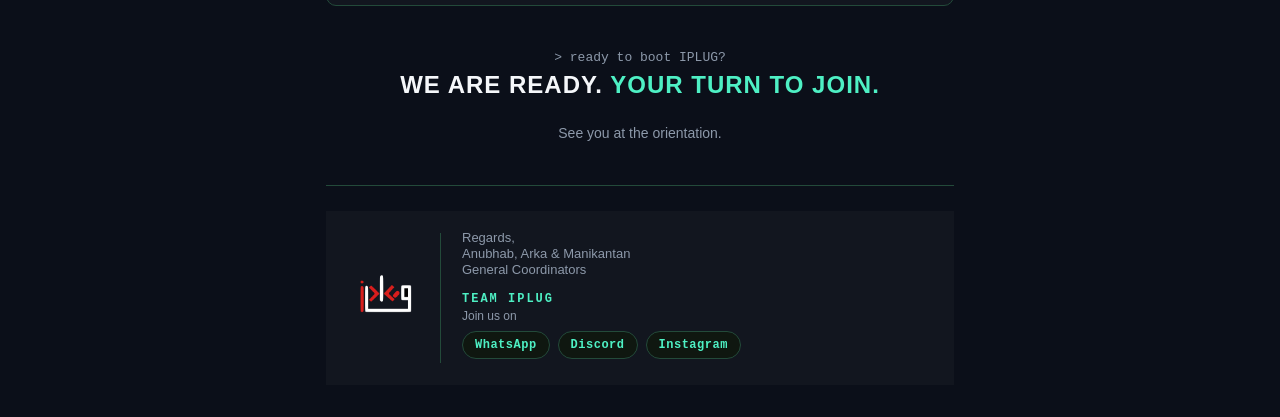
<file: mails/final draft.html>
<!DOCTYPE html>
<html lang="en" xmlns="http://www.w3.org/1999/xhtml" xmlns:v="urn:schemas-microsoft-com:vml" xmlns:o="urn:schemas-microsoft-com:office:office">
<head>
<meta charset="UTF-8">
<meta name="viewport" content="width=device-width, initial-scale=1.0">
<meta http-equiv="X-UA-Compatible" content="IE=edge">
<meta name="color-scheme" content="dark">
<meta name="supported-color-schemes" content="dark">
<title>IPLUG Orientation 2026</title>

<style>
  /* ============ RESET ============ */
  html, body { margin: 0 !important; padding: 0 !important; height: 100% !important; width: 100% !important; }
  * { -ms-text-size-adjust: 100%; -webkit-text-size-adjust: 100%; }
  table, td { mso-table-lspace: 0pt; mso-table-rspace: 0pt; }
  img { border: 0; height: auto; line-height: 100%; outline: none; text-decoration: none; -ms-interpolation-mode: bicubic; }
  a { text-decoration: none; }
  p { margin: 0; }

  /* ============ FONTS ============ */
  .font-mono { font-family: 'JetBrains Mono', 'Fira Code', 'SFMono-Regular', Consolas, Menlo, Monaco, 'Courier New', monospace; }
  .font-display { font-family: 'Space Grotesk', 'Poppins', 'Segoe UI', Helvetica, Arial, sans-serif; }
  .font-body { font-family: -apple-system, BlinkMacSystemFont, 'Segoe UI', Helvetica, Arial, sans-serif; }

  /* ============ BASE THEME: DARK (black / green) ============ */
  body, .bg-body { background-color: #0B0F19; }
  .email-shell { background-color: #0B0F19; }
  .email-panel { background-color: #12161F; }
  .email-soft  { background-color: #0F1710; }
  .email-border { border-color: #234A3A !important; }
  .email-text { color: #F5F7FA; }
  .email-body-text { color: #C7D0DC; }
  .email-muted { color: #8D99AA; }
  .accent-1 { color: #4EF0C4; }   /* primary accent */
  .accent-2 { color: #2CB67D; }   /* deep accent */
  .accent-1-bg { background-color: #4EF0C4; }
  .cta-fill { background-color: #12161F; box-shadow: inset 0 0 0 1px #4EF0C4; }
  .cta-text { color: #4EF0C4; }
  .chip { background-color: #0F1710; border: 1px solid #234A3A; color: #4EF0C4; }
  .traffic-red { background-color: #FF5F57; }
  .traffic-yellow { background-color: #FEBC2E; }
  .traffic-green { background-color: #28C840; }

  /* ============ LOGO (dark variant only) ============ */
  .logo-light-img { display: none; mso-hide: all; }
  .logo-dark-img  { display: inline-block; }

  /* ============ RESPONSIVE (mobile) ============ */
  @media only screen and (max-width: 620px) {
    .wrap { width: 100% !important; }
    .fluid { width: 100% !important; max-width: 100% !important; height: auto !important; }
    .stack { display: block !important; width: 100% !important; }
    .pad-mobile { padding-left: 20px !important; padding-right: 20px !important; }
    .hero-title { font-size: 38px !important; line-height: 42px !important; }
    .h2-title { font-size: 21px !important; }
    .terminal-pad { padding: 18px !important; }
    .stack-pad { padding: 0 0 14px 0 !important; }
    .divider-v { display: none !important; }
    .sign-text { text-align: center !important; }
    .chip-row { justify-content: center !important; }
  }
</style>
</head>
<body class="bg-body font-body email-shell" style="margin:0; padding:0; width:100%;">
<!-- Preheader (hidden preview text) -->
<div style="display:none; max-height:0; overflow:hidden; mso-hide:all; font-size:1px; line-height:1px; opacity:0;">
&gt; Initializing IPLUG... loading curiosity... system ready. Let's build, break &amp; reboot together. Orientation details inside.
&nbsp;&zwnj;&nbsp;&zwnj;&nbsp;&zwnj;&nbsp;&zwnj;&nbsp;&zwnj;&nbsp;&zwnj;&nbsp;&zwnj;&nbsp;&zwnj;&nbsp;&zwnj;&nbsp;&zwnj;&nbsp;&zwnj;&nbsp;&zwnj;&nbsp;&zwnj;&nbsp;&zwnj;
</div>

<center style="width:100%;" class="bg-body email-shell">

<table role="presentation" cellpadding="0" cellspacing="0" border="0" width="100%" style="max-width:660px; margin:0 auto;" class="wrap email-shell">

  <!-- ============ TOP SPACER ============ -->
  <tr>
    <td style="padding:32px 0 0 0; text-align:center;" class="pad-mobile email-shell">
      <span class="font-mono accent-1" style="font-size:11px; letter-spacing:2px; font-weight:700;">IPLUG // IISER PUNE // ORIENTATION 2026</span>
    </td>
  </tr>

  <!-- ============ 1. TERMINAL BOOT SEQUENCE ============ -->
  <tr>
    <td style="padding:18px 16px 0 16px;" class="pad-mobile email-shell">
      <table role="presentation" cellpadding="0" cellspacing="0" border="0" width="100%" class="email-panel" style="border:1px solid #234A3A; border-radius:10px;">
        <!-- terminal chrome -->
        <tr>
          <td class="email-border" style="padding:14px 20px; border-bottom:1px solid;">
            <table role="presentation" cellpadding="0" cellspacing="0" border="0">
              <tr>
                <td style="padding-right:6px;"><div class="traffic-red" style="width:10px; height:10px; border-radius:50%; background-color:#FF5F57; font-size:0; line-height:0;">&nbsp;</div></td>
                <td style="padding-right:6px;"><div class="traffic-yellow" style="width:10px; height:10px; border-radius:50%; background-color:#FEBC2E; font-size:0; line-height:0;">&nbsp;</div></td>
                <td style="padding-right:14px;"><div class="traffic-green" style="width:10px; height:10px; border-radius:50%; background-color:#28C840; font-size:0; line-height:0;">&nbsp;</div></td>
                <td class="font-mono email-muted" style="font-size:11px;">iplug@iiserpune:~$</td>
              </tr>
            </table>
          </td>
        </tr>
        <!-- boot lines -->
        <tr>
          <td class="terminal-pad" style="padding:22px 28px 24px 28px;">
            <p class="font-mono email-muted" style="font-size:13px; line-height:22px;">&gt; initializing <span class="email-text" style="font-weight:700;">IPLUG</span><span class="accent-1">_</span></p>
            <p class="font-mono email-muted" style="font-size:13px; line-height:22px; margin-top:6px;">&gt; loading curiosity...</p>
            <!-- progress bar (tqdm style) -->
            <p class="font-mono" style="font-size:13px; line-height:22px; margin:6px 0 10px 0; white-space:nowrap;">
              <span class="accent-1" style="font-weight:700;">100%</span><span class="email-muted">|</span><span class="accent-1">████████████████████████████████</span><span class="email-muted">| 42/42 [00:01&lt;00:00, 38.2it/s]</span>
            </p>
            <p class="font-mono email-muted" style="font-size:13px; line-height:22px;">&gt; compiling ideas...</p>
            <p class="font-mono email-muted" style="font-size:13px; line-height:22px; margin-top:6px;">&gt; detecting new members...</p>
            <p class="font-mono email-text" style="font-size:13px; line-height:22px; margin-top:6px; font-weight:700;">&gt; system ready<span class="accent-1">_</span></p>
          </td>
        </tr>
      </table>
    </td>
  </tr>

  <!-- ============ LOGO ============ -->
  <tr>
    <td style="padding:28px 16px 0 16px; text-align:center;" class="pad-mobile email-shell">
      <!-- REPLACE the src/srcset below with your real hosted URLs -->
      <img src="[data-uri]"
           srcset="[data-uri] 1x, [data-uri] 2x"
           width="70" height="70" alt="IPLUG"
           class="logo-light-img"
           style="width:70px; height:70px; display:inline-block; border:0;">
      <img src="[data-uri]"
           srcset="[data-uri] 1x, [data-uri] 2x"
           width="70" height="70" alt="IPLUG"
           class="logo-dark-img"
           style="width:70px; height:70px; display:none; border:0;">
    </td>
  </tr>

  <!-- ============ 2. HERO: IPLUG 2026 ============ -->
  <tr>
    <td style="padding:18px 16px 0 16px; text-align:center;" class="pad-mobile email-shell">
      <p class="font-mono email-muted" style="font-size:12px; letter-spacing:1px; margin-bottom:10px;">&gt; hosting invitation.html</p>
      <h1 class="font-display hero-title email-text" style="font-size:54px; line-height:56px; font-weight:700; margin:0; letter-spacing:-1px;">
        IPLUG <span class="accent-1">2026</span>
      </h1>
      <p class="font-display accent-2" style="font-size:17px; letter-spacing:1px; font-weight:700; margin-top:14px; text-transform:uppercase;">
        Let&rsquo;s Build. Break. Reboot.
      </p>
    </td>
  </tr>

  <!-- ============ QUOTE ============ -->
  <tr>
    <td style="padding:30px 16px 0 16px;" class="pad-mobile email-shell">
      <table role="presentation" cellpadding="0" cellspacing="0" border="0" width="100%" class="email-soft" style="border-radius:6px;">
        <tr>
          <td class="accent-1-bg" style="width:3px; font-size:0; line-height:0;">&nbsp;</td>
          <td style="padding:20px 24px;">
            <p class="font-mono accent-1" style="font-size:12px; margin-bottom:8px;">/* a thought worth compiling */</p>
            <p class="font-display email-text" style="font-size:19px; line-height:27px; font-style:italic; margin:0;">
              &ldquo;Computers are like a bicycle for our minds.&rdquo;
            </p>
            <p class="font-mono email-muted" style="font-size:12px; margin-top:10px;">// &mdash; Steve Jobs</p>
          </td>
        </tr>
      </table>
    </td>
  </tr>

  <!-- ============ 3. WHO ARE WE ============ -->
  <tr>
    <td style="padding:36px 16px 0 16px;" class="pad-mobile email-shell">
      <p class="font-mono accent-1" style="font-size:12px; letter-spacing:2px; margin-bottom:8px; font-weight:700;">01 // WHO ARE WE</p>
      <h2 class="font-display h2-title email-text" style="font-size:26px; line-height:32px; font-weight:700; margin:0 0 14px 0;">
        A single destination for tech and gaming.
      </h2>
      <p class="font-body email-body-text" style="font-size:15px; line-height:25px; margin:0;">
        IPLUG is IISER Pune&rsquo;s official club for all technology, computing and gaming. Our club is dedicated to exploring tech beyond the classroom, not just for research, but for genuine curiosity, learning and connection.
      </p>
      <p class="font-body email-body-text" style="font-size:15px; line-height:25px; margin-top:12px;">
        Whether you want to master Python and microcontrollers, build hands-on hardware projects, or compete and connect through gaming tournaments and streaming, or just want to learn coding, there&rsquo;s a place for you here.
      </p>
    </td>
  </tr>

  <!-- ============ 4. WHAT CAN YOU DO HERE ============ -->
  <tr>
    <td style="padding:38px 16px 0 16px;" class="pad-mobile email-shell">
      <p class="font-mono accent-1" style="font-size:12px; letter-spacing:2px; margin-bottom:8px; font-weight:700;">02 // WHAT CAN YOU DO HERE</p>
      <h2 class="font-display h2-title email-text" style="font-size:26px; line-height:32px; font-weight:700; margin:0 0 18px 0;">
        Learn, Experience or Share about...
      </h2>

      <table role="presentation" cellpadding="0" cellspacing="0" border="0" width="100%">
        <tr>
          <!-- CODE -->
          <td class="stack" width="50%" style="vertical-align:top; padding:0 8px 16px 0;">
            <table role="presentation" cellpadding="0" cellspacing="0" border="0" width="100%" class="email-panel" style="border:1px solid #234A3A; border-radius:10px;">
              <tr><td class="email-border" style="padding:20px; border-top:1px solid;">
                <p class="font-mono email-muted" style="font-size:11px; margin-bottom:10px;">./code_module.py</p>
                <p class="font-display accent-1" style="font-size:15px; font-weight:700; letter-spacing:1px; margin-bottom:6px;">CODE</p>
                <p class="font-body email-muted" style="font-size:13px; line-height:19px; margin:0;">Python, programming &amp; everything that compiles (eventually).</p>
              </td></tr>
            </table>
          </td>
          <!-- BUILD -->
          <td class="stack" width="50%" style="vertical-align:top; padding:0 0 16px 8px;">
            <table role="presentation" cellpadding="0" cellspacing="0" border="0" width="100%" class="email-panel" style="border:1px solid #234A3A; border-radius:10px;">
              <tr><td class="email-border" style="padding:20px; border-top:1px solid;">
                <p class="font-mono email-muted" style="font-size:11px; margin-bottom:10px;">./build_module.ino</p>
                <p class="font-display accent-2" style="font-size:15px; font-weight:700; letter-spacing:1px; margin-bottom:6px;">BUILDS</p>
                <p class="font-body email-muted" style="font-size:13px; line-height:19px; margin:0;">Microcontrollers, electronics &amp; hands-on hardware projects.</p>
              </td></tr>
            </table>
          </td>
        </tr>
        <tr>
          <!-- GAME -->
          <td class="stack" width="50%" style="vertical-align:top; padding:0 8px 0 0;">
            <table role="presentation" cellpadding="0" cellspacing="0" border="0" width="100%" class="email-panel" style="border:1px solid #234A3A; border-radius:10px;">
              <tr><td class="email-border" style="padding:20px; border-top:1px solid;">
                <p class="font-mono email-muted" style="font-size:11px; margin-bottom:10px;">./game_module.exe</p>
                <p class="font-display accent-1" style="font-size:15px; font-weight:700; letter-spacing:1px; margin-bottom:6px;">GAME</p>
                <p class="font-body email-muted" style="font-size:13px; line-height:19px; margin:0;">Tournaments, streaming &amp; the games we won&rsquo;t stop talking about.</p>
              </td></tr>
            </table>
          </td>
          <!-- EXPLORE -->
          <td class="stack" width="50%" style="vertical-align:top; padding:0 0 0 8px;">
            <table role="presentation" cellpadding="0" cellspacing="0" border="0" width="100%" class="email-panel" style="border:1px solid #234A3A; border-radius:10px;">
              <tr><td class="email-border" style="padding:20px; border-top:1px solid;">
                <p class="font-mono email-muted" style="font-size:11px; margin-bottom:10px;">./explore_module.sh</p>
                <p class="font-display accent-2" style="font-size:15px; font-weight:700; letter-spacing:1px; margin-bottom:6px;">EXPLORATION</p>
                <p class="font-body email-muted" style="font-size:13px; line-height:19px; margin:0;">Experiments, side projects &amp; learning things nobody assigned.</p>
              </td></tr>
            </table>
          </td>
        </tr>
      </table>
    </td>
  </tr>

  <!-- ============ 5. ORIENTATION DETAILS ============ -->
  <tr>
    <td style="padding:40px 16px 0 16px;" class="pad-mobile email-shell">
      <p class="font-mono accent-1" style="font-size:12px; letter-spacing:2px; margin-bottom:8px; font-weight:700;">03 // ORIENTATION DETAILS</p>
      <h2 class="font-display h2-title email-text" style="font-size:26px; line-height:32px; font-weight:700; margin:0 0 18px 0;">
        Mark your calendar. Or set a cron job.
      </h2>

      <table role="presentation" cellpadding="0" cellspacing="0" border="0" width="100%" class="email-panel" style="border:1px solid #234A3A; border-radius:10px;">
        <tr>
          <td style="padding:22px 24px;">
            <table role="presentation" cellpadding="0" cellspacing="0" border="0" width="100%">
              <tr>
                <td class="email-border" style="padding:8px 0; border-bottom:1px solid;">
                  <span style="font-size:15px;">&#128205;</span>
                  <span class="font-body email-muted" style="font-size:14px;"> Venue&nbsp;&nbsp;</span>
                  <span class="font-display email-text" style="font-size:15px; font-weight:700;">New Lecture Hall (NLH)</span>
                </td>
              </tr>
              <tr>
                <td class="email-border" style="padding:8px 0; border-bottom:1px solid;">
                  <span style="font-size:15px;">&#128197;</span>
                  <span class="font-body email-muted" style="font-size:14px;"> Date&nbsp;&nbsp;&nbsp;&nbsp;</span>
                  <span class="font-display email-text" style="font-size:15px; font-weight:700;">26th August 2026 (Today)</span>
                </td>
              </tr>
              <tr>
                <td style="padding:8px 0;">
                  <span style="font-size:15px;">&#9200;</span>
                  <span class="font-body email-muted" style="font-size:14px;"> Time&nbsp;&nbsp;&nbsp;&nbsp;</span>
                  <span class="font-display email-text" style="font-size:15px; font-weight:700;">5 pm</span>
                </td>
              </tr>
            </table>
          </td>
        </tr>
      </table>
    </td>
  </tr>

  <!-- ============ 6. FINAL CTA ============ -->
  <tr>
    <td style="padding:44px 16px 0 16px; text-align:center;" class="pad-mobile email-shell">
      <p class="font-mono email-muted" style="font-size:13px; margin-bottom:6px;">&gt; ready to boot IPLUG?</p>
      <p class="font-display email-text" style="font-size:24px; font-weight:700; letter-spacing:1px; margin:0 0 24px 0;">WE ARE READY. <span class="accent-1">YOUR TURN TO JOIN.</span></p>

      <p class="font-body email-muted" style="font-size:14px; margin-top:26px;">See you at the orientation.</p>
    </td>
  </tr>

  <!-- ============ SIGN-OFF ============ -->
  <tr>
    <td style="padding:44px 16px 32px 16px;" class="pad-mobile email-shell">
      <table role="presentation" cellpadding="0" cellspacing="0" border="0" width="100%">
        <tr><td class="email-border" style="border-top:1px solid; font-size:1px; line-height:1px;">&nbsp;</td></tr>
      </table>
      <div style="margin-top:24px;">
      <table role="presentation" cellpadding="0" cellspacing="0" border="0" width="100%" class="email-panel">
        <tr>
          <td style="padding:22px 24px;">
            <table role="presentation" cellpadding="0" cellspacing="0" border="0" width="100%">
              <tr>

                <!-- ============ LOGO (left) ============ -->
                <td class="stack stack-pad" width="72" valign="middle" style="padding-right:18px;">
                  <!-- REPLACE the src/srcset below with your real hosted URLs -->
                  <img src="[data-uri]"
           srcset="[data-uri] 1x, [data-uri] 2x"
           width="70" height="70" alt="IPLUG"
           class="logo-light-img"
           style="width:70px; height:70px; display:inline-block; border:0;">
      <img src="[data-uri]"
           srcset="[data-uri] 1x, [data-uri] 2x"
           width="70" height="70" alt="IPLUG"
           class="logo-dark-img"
           style="width:70px; height:70px; display:none; border:0;">
                </td>

                <!-- ============ DIVIDER ============ -->
                <td class="divider-v" width="1" valign="middle" style="border-left:1px solid #234A3A; font-size:0; line-height:0;">&nbsp;</td>

                <!-- ============ SIGN-OFF TEXT (right) ============ -->
                <td class="stack sign-text" valign="middle" style="padding-left:20px;">
                  <p class="font-body email-muted" style="font-size:13px; line-height:10px; margin:0 0 6px 0;">Regards,</p>
                  <p class="font-body email-muted" style="font-size:13px; line-height:10px; margin:0 0 6px 0;">Anubhab, Arka & Manikantan</p>
                  <p class="font-body email-muted" style="font-size:13px; line-height:10px; margin:0 0 6px 0;">General Coordinators</p>

                  <p class="font-mono accent-1" style="font-size:12px; line-height:20px; letter-spacing:2px; font-weight:700; margin:14px 0 0 0;">TEAM IPLUG</p>

                  <p class="font-body email-muted" style="font-size:12px; margin:0 0 8px 0;">Join us on</p>

                  <!-- Chip row: WhatsApp | Discord | Instagram -->
                  <table role="presentation" cellpadding="0" cellspacing="0" border="0" class="chip-row" style="display:inline-table;">
                    <tr>
                      <td style="padding-right:8px;">
                        <a href="https://chat.whatsapp.com/I2ImK543pDI7ykujOS9GnT?s=sw&p=a&ilr=0" class="chip font-mono" style="display:inline-block; padding:6px 12px; border-radius:20px; font-size:12px; font-weight:700; letter-spacing:0.5px;">WhatsApp</a>
                      </td>
                      <td style="padding-right:8px;">
                        <a href="https://discord.gg/fD8JpNczs" class="chip font-mono" style="display:inline-block; padding:6px 12px; border-radius:20px; font-size:12px; font-weight:700; letter-spacing:0.5px;">Discord</a>
                      </td>
                      <td>
                        <a href="https://www.instagram.com/iplug_iiserpune?utm_source=ig_web_button_share_sheet&igsi=ZDNlZDc0MzIxNw==" class="chip font-mono" style="display:inline-block; padding:6px 12px; border-radius:20px; font-size:12px; font-weight:700; letter-spacing:0.5px;">Instagram</a>
                      </td>
                    </tr>
                  </table>
                </td>

              </tr>
            </table>
          </td>
        </tr>
      </table>
      </div>
    </td>
  </tr>

</table>
<!--[if mso]>
</td></tr></table>
<![endif]-->
</center>
</body>
</html>
</file>
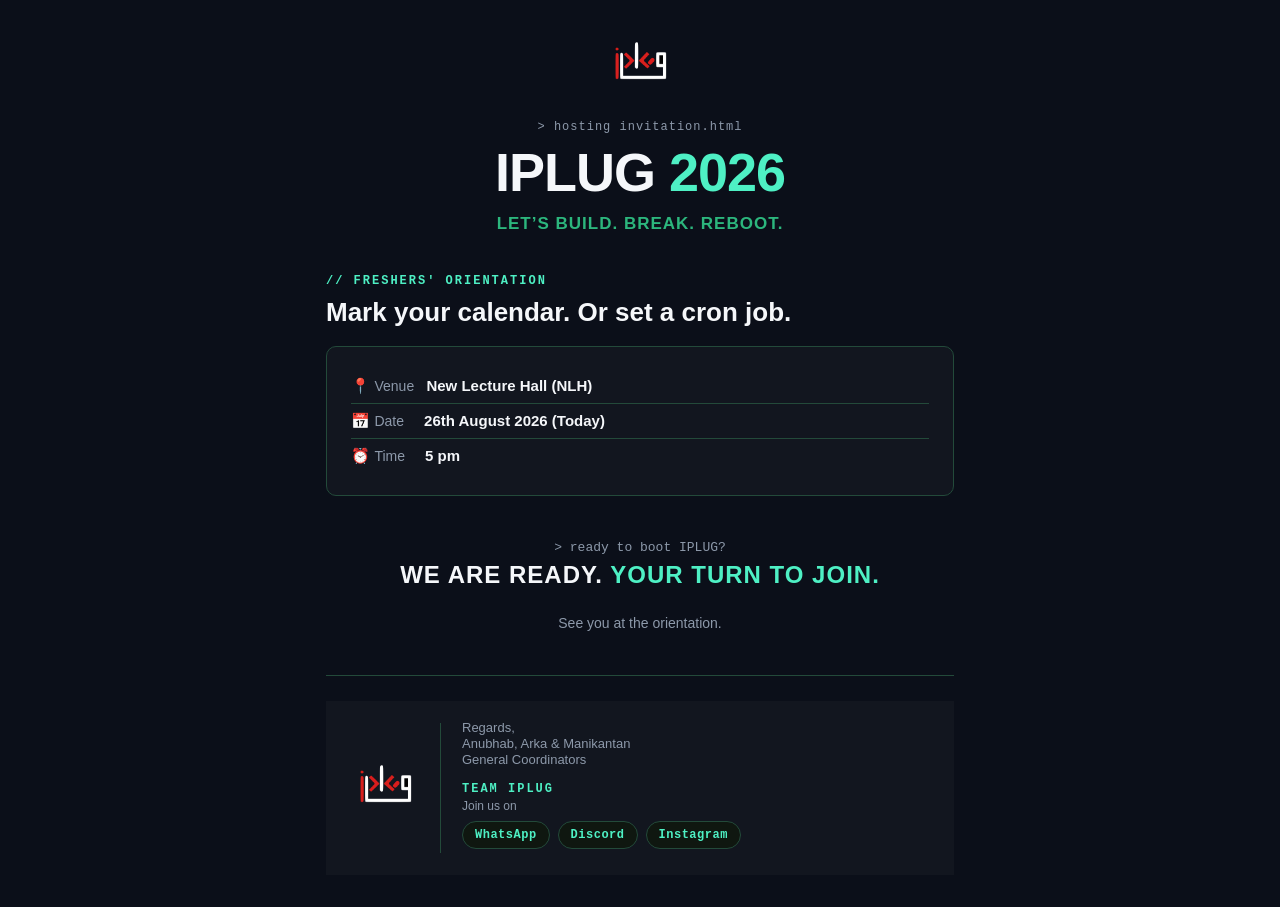
<file: mails/reminder.html>
<!DOCTYPE html>
<html lang="en" xmlns="http://www.w3.org/1999/xhtml" xmlns:v="urn:schemas-microsoft-com:vml" xmlns:o="urn:schemas-microsoft-com:office:office">
<head>
<meta charset="UTF-8">
<meta name="viewport" content="width=device-width, initial-scale=1.0">
<meta http-equiv="X-UA-Compatible" content="IE=edge">
<meta name="color-scheme" content="dark">
<meta name="supported-color-schemes" content="dark">
<title>IPLUG Orientation 2026</title>

<style>
  /* ============ RESET ============ */
  html, body { margin: 0 !important; padding: 0 !important; height: 100% !important; width: 100% !important; }
  * { -ms-text-size-adjust: 100%; -webkit-text-size-adjust: 100%; }
  table, td { mso-table-lspace: 0pt; mso-table-rspace: 0pt; }
  img { border: 0; height: auto; line-height: 100%; outline: none; text-decoration: none; -ms-interpolation-mode: bicubic; }
  a { text-decoration: none; }
  p { margin: 0; }

  /* ============ FONTS ============ */
  .font-mono { font-family: 'JetBrains Mono', 'Fira Code', 'SFMono-Regular', Consolas, Menlo, Monaco, 'Courier New', monospace; }
  .font-display { font-family: 'Space Grotesk', 'Poppins', 'Segoe UI', Helvetica, Arial, sans-serif; }
  .font-body { font-family: -apple-system, BlinkMacSystemFont, 'Segoe UI', Helvetica, Arial, sans-serif; }

  /* ============ BASE THEME: DARK (black / green) ============ */
  body, .bg-body { background-color: #0B0F19; }
  .email-shell { background-color: #0B0F19; }
  .email-panel { background-color: #12161F; }
  .email-soft  { background-color: #0F1710; }
  .email-border { border-color: #234A3A !important; }
  .email-text { color: #F5F7FA; }
  .email-body-text { color: #C7D0DC; }
  .email-muted { color: #8D99AA; }
  .accent-1 { color: #4EF0C4; }   /* primary accent */
  .accent-2 { color: #2CB67D; }   /* deep accent */
  .accent-1-bg { background-color: #4EF0C4; }
  .cta-fill { background-color: #12161F; box-shadow: inset 0 0 0 1px #4EF0C4; }
  .cta-text { color: #4EF0C4; }
  .chip { background-color: #0F1710; border: 1px solid #234A3A; color: #4EF0C4; }
  .traffic-red { background-color: #FF5F57; }
  .traffic-yellow { background-color: #FEBC2E; }
  .traffic-green { background-color: #28C840; }

  /* ============ LOGO (dark variant only) ============ */
  .logo-light-img { display: none; mso-hide: all; }
  .logo-dark-img  { display: inline-block; }

  /* ============ RESPONSIVE (mobile) ============ */
  @media only screen and (max-width: 620px) {
    .wrap { width: 100% !important; }
    .fluid { width: 100% !important; max-width: 100% !important; height: auto !important; }
    .stack { display: block !important; width: 100% !important; }
    .pad-mobile { padding-left: 20px !important; padding-right: 20px !important; }
    .hero-title { font-size: 38px !important; line-height: 42px !important; }
    .h2-title { font-size: 21px !important; }
    .terminal-pad { padding: 18px !important; }
    .stack-pad { padding: 0 0 14px 0 !important; }
    .divider-v { display: none !important; }
    .sign-text { text-align: center !important; }
    .chip-row { justify-content: center !important; }
  }
</style>
</head>
<body class="bg-body font-body email-shell" style="margin:0; padding:0; width:100%;">
<!-- Preheader (hidden preview text) -->
<div style="display:none; max-height:0; overflow:hidden; mso-hide:all; font-size:1px; line-height:1px; opacity:0;">
&gt; Initializing IPLUG... loading curiosity... system ready. Let's build, break &amp; reboot together. Orientation details inside.
&nbsp;&zwnj;&nbsp;&zwnj;&nbsp;&zwnj;&nbsp;&zwnj;&nbsp;&zwnj;&nbsp;&zwnj;&nbsp;&zwnj;&nbsp;&zwnj;&nbsp;&zwnj;&nbsp;&zwnj;&nbsp;&zwnj;&nbsp;&zwnj;&nbsp;&zwnj;&nbsp;&zwnj;
</div>

<center style="width:100%;" class="bg-body email-shell">

<table role="presentation" cellpadding="0" cellspacing="0" border="0" width="100%" style="max-width:660px; margin:0 auto;" class="wrap email-shell">

  <!-- ============ LOGO ============ -->
  <tr>
    <td style="padding:28px 16px 0 16px; text-align:center;" class="pad-mobile email-shell">
      <!-- REPLACE the src/srcset below with your real hosted URLs -->
      <img src="[data-uri]"
           srcset="[data-uri] 1x, [data-uri] 2x"
           width="70" height="70" alt="IPLUG"
           class="logo-light-img"
           style="width:70px; height:70px; display:inline-block; border:0;">
      <img src="[data-uri]"
           srcset="[data-uri] 1x, [data-uri] 2x"
           width="70" height="70" alt="IPLUG"
           class="logo-dark-img"
           style="width:70px; height:70px; display:none; border:0;">
    </td>
  </tr>

  <!-- ============ 2. HERO: IPLUG 2026 ============ -->
  <tr>
    <td style="padding:18px 16px 0 16px; text-align:center;" class="pad-mobile email-shell">
      <p class="font-mono email-muted" style="font-size:12px; letter-spacing:1px; margin-bottom:10px;">&gt; hosting invitation.html</p>
      <h1 class="font-display hero-title email-text" style="font-size:54px; line-height:56px; font-weight:700; margin:0; letter-spacing:-1px;">
        IPLUG <span class="accent-1">2026</span>
      </h1>
      <p class="font-display accent-2" style="font-size:17px; letter-spacing:1px; font-weight:700; margin-top:14px; text-transform:uppercase;">
        Let&rsquo;s Build. Break. Reboot.
      </p>
    </td>
  </tr>

  <!-- ============ 5. ORIENTATION DETAILS ============ -->
  <tr>
    <td style="padding:40px 16px 0 16px;" class="pad-mobile email-shell">
      <p class="font-mono accent-1" style="font-size:12px; letter-spacing:2px; margin-bottom:8px; font-weight:700;">// FRESHERS' ORIENTATION</p>
      <h2 class="font-display h2-title email-text" style="font-size:26px; line-height:32px; font-weight:700; margin:0 0 18px 0;">
        Mark your calendar. Or set a cron job.
      </h2>

      <table role="presentation" cellpadding="0" cellspacing="0" border="0" width="100%" class="email-panel" style="border:1px solid #234A3A; border-radius:10px;">
        <tr>
          <td style="padding:22px 24px;">
            <table role="presentation" cellpadding="0" cellspacing="0" border="0" width="100%">
              <tr>
                <td class="email-border" style="padding:8px 0; border-bottom:1px solid;">
                  <span style="font-size:15px;">&#128205;</span>
                  <span class="font-body email-muted" style="font-size:14px;"> Venue&nbsp;&nbsp;</span>
                  <span class="font-display email-text" style="font-size:15px; font-weight:700;">New Lecture Hall (NLH)</span>
                </td>
              </tr>
              <tr>
                <td class="email-border" style="padding:8px 0; border-bottom:1px solid;">
                  <span style="font-size:15px;">&#128197;</span>
                  <span class="font-body email-muted" style="font-size:14px;"> Date&nbsp;&nbsp;&nbsp;&nbsp;</span>
                  <span class="font-display email-text" style="font-size:15px; font-weight:700;">26th August 2026 (Today)</span>
                </td>
              </tr>
              <tr>
                <td style="padding:8px 0;">
                  <span style="font-size:15px;">&#9200;</span>
                  <span class="font-body email-muted" style="font-size:14px;"> Time&nbsp;&nbsp;&nbsp;&nbsp;</span>
                  <span class="font-display email-text" style="font-size:15px; font-weight:700;">5 pm</span>
                </td>
              </tr>
            </table>
          </td>
        </tr>
      </table>
    </td>
  </tr>

  <!-- ============ 6. FINAL CTA ============ -->
  <tr>
    <td style="padding:44px 16px 0 16px; text-align:center;" class="pad-mobile email-shell">
      <p class="font-mono email-muted" style="font-size:13px; margin-bottom:6px;">&gt; ready to boot IPLUG?</p>
      <p class="font-display email-text" style="font-size:24px; font-weight:700; letter-spacing:1px; margin:0 0 24px 0;">WE ARE READY. <span class="accent-1">YOUR TURN TO JOIN.</span></p>

      <p class="font-body email-muted" style="font-size:14px; margin-top:26px;">See you at the orientation.</p>
    </td>
  </tr>

  <!-- ============ SIGN-OFF ============ -->
  <tr>
    <td style="padding:44px 16px 32px 16px;" class="pad-mobile email-shell">
      <table role="presentation" cellpadding="0" cellspacing="0" border="0" width="100%">
        <tr><td class="email-border" style="border-top:1px solid; font-size:1px; line-height:1px;">&nbsp;</td></tr>
      </table>
      <div style="margin-top:24px;">
      <table role="presentation" cellpadding="0" cellspacing="0" border="0" width="100%" class="email-panel">
        <tr>
          <td style="padding:22px 24px;">
            <table role="presentation" cellpadding="0" cellspacing="0" border="0" width="100%">
              <tr>

                <!-- ============ LOGO (left) ============ -->
                <td class="stack stack-pad" width="72" valign="middle" style="padding-right:18px;">
                  <!-- REPLACE the src/srcset below with your real hosted URLs -->
                  <img src="[data-uri]"
           srcset="[data-uri] 1x, [data-uri] 2x"
           width="70" height="70" alt="IPLUG"
           class="logo-light-img"
           style="width:70px; height:70px; display:inline-block; border:0;">
      <img src="[data-uri]"
           srcset="[data-uri] 1x, [data-uri] 2x"
           width="70" height="70" alt="IPLUG"
           class="logo-dark-img"
           style="width:70px; height:70px; display:none; border:0;">
                </td>

                <!-- ============ DIVIDER ============ -->
                <td class="divider-v" width="1" valign="middle" style="border-left:1px solid #234A3A; font-size:0; line-height:0;">&nbsp;</td>

                <!-- ============ SIGN-OFF TEXT (right) ============ -->
                <td class="stack sign-text" valign="middle" style="padding-left:20px;">
                  <p class="font-body email-muted" style="font-size:13px; line-height:10px; margin:0 0 6px 0;">Regards,</p>
                  <p class="font-body email-muted" style="font-size:13px; line-height:10px; margin:0 0 6px 0;">Anubhab, Arka & Manikantan</p>
                  <p class="font-body email-muted" style="font-size:13px; line-height:10px; margin:0 0 6px 0;">General Coordinators</p>

                  <p class="font-mono accent-1" style="font-size:12px; line-height:20px; letter-spacing:2px; font-weight:700; margin:14px 0 0 0;">TEAM IPLUG</p>

                  <p class="font-body email-muted" style="font-size:12px; margin:0 0 8px 0;">Join us on</p>

                  <!-- Chip row: WhatsApp | Discord | Instagram -->
                  <table role="presentation" cellpadding="0" cellspacing="0" border="0" class="chip-row" style="display:inline-table;">
                    <tr>
                      <td style="padding-right:8px;">
                        <a href="https://chat.whatsapp.com/I2ImK543pDI7ykujOS9GnT?s=sw&p=a&ilr=0" class="chip font-mono" style="display:inline-block; padding:6px 12px; border-radius:20px; font-size:12px; font-weight:700; letter-spacing:0.5px;">WhatsApp</a>
                      </td>
                      <td style="padding-right:8px;">
                        <a href="https://discord.gg/fD8JpNczs" class="chip font-mono" style="display:inline-block; padding:6px 12px; border-radius:20px; font-size:12px; font-weight:700; letter-spacing:0.5px;">Discord</a>
                      </td>
                      <td>
                        <a href="https://www.instagram.com/iplug_iiserpune?utm_source=ig_web_button_share_sheet&igsi=ZDNlZDc0MzIxNw==" class="chip font-mono" style="display:inline-block; padding:6px 12px; border-radius:20px; font-size:12px; font-weight:700; letter-spacing:0.5px;">Instagram</a>
                      </td>
                    </tr>
                  </table>
                </td>

              </tr>
            </table>
          </td>
        </tr>
      </table>
      </div>
    </td>
  </tr>

</table>
<!--[if mso]>
</td></tr></table>
<![endif]-->
</center>
</body>
</html>
</file>
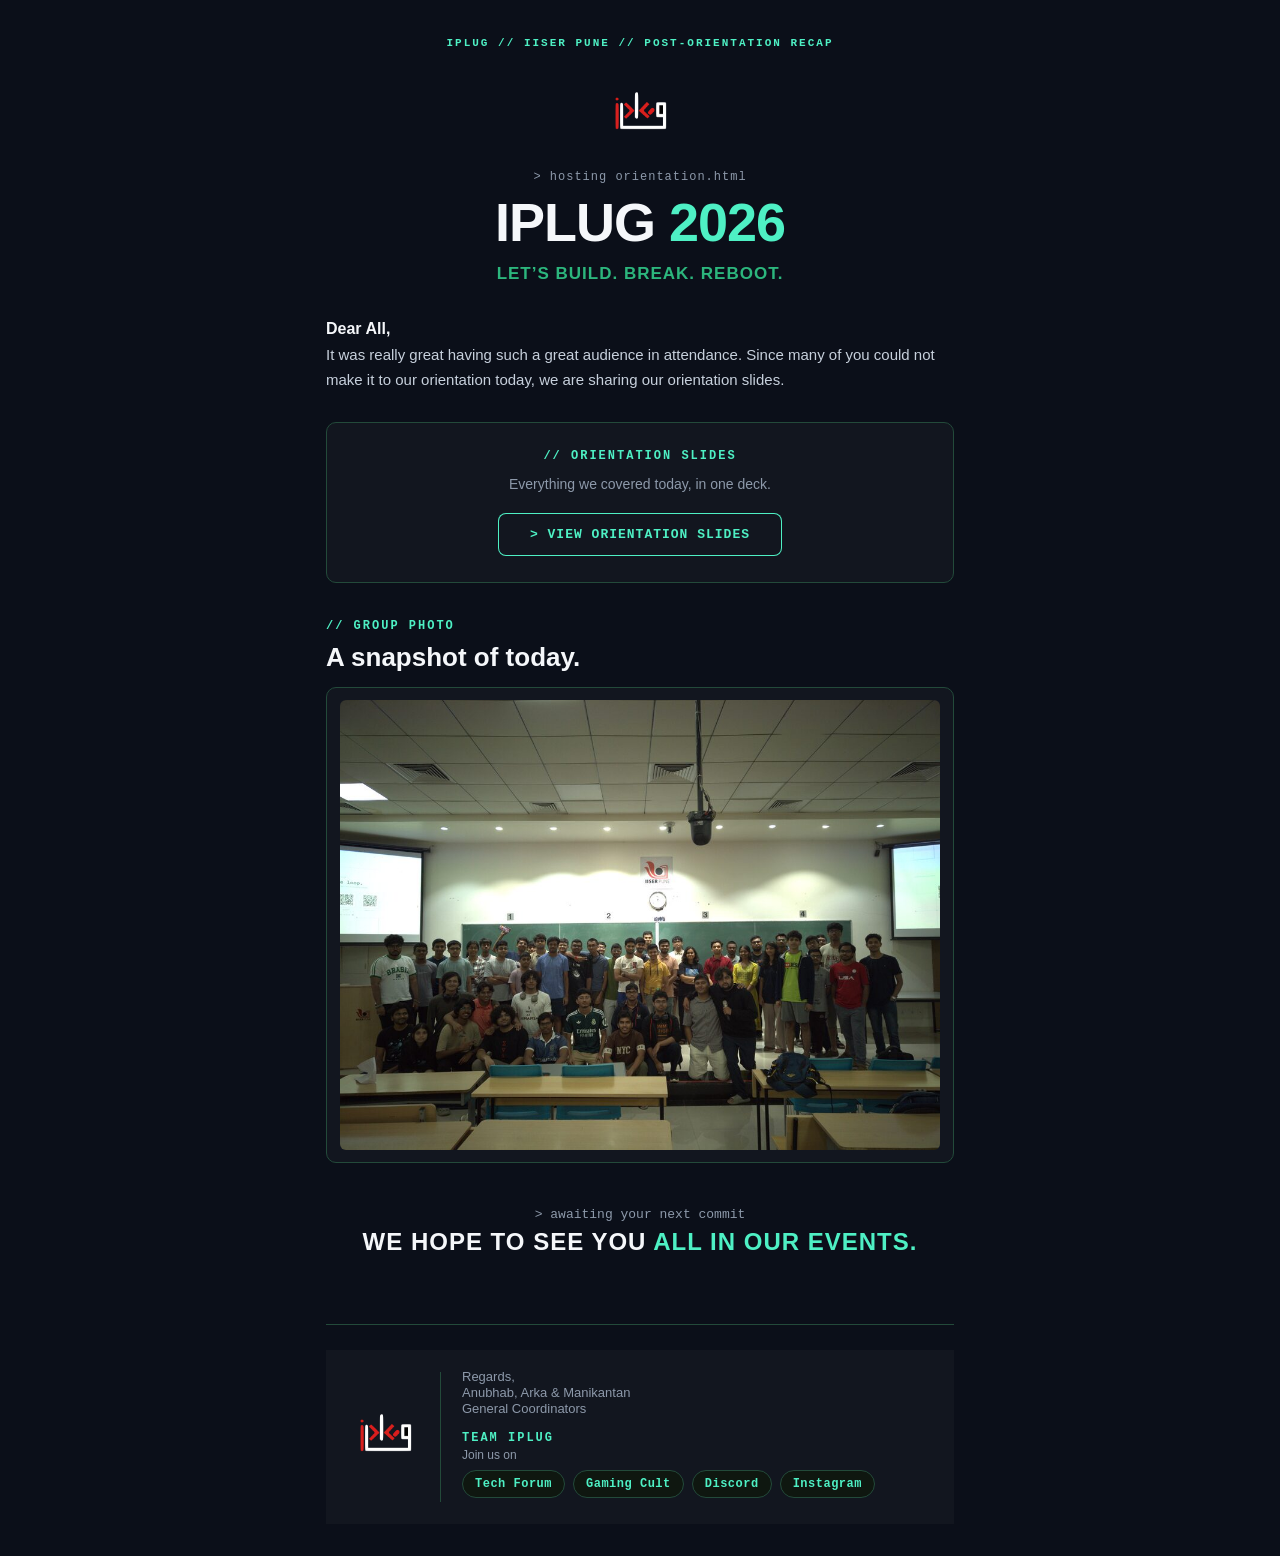
<file: mails/thanks.html>
<!DOCTYPE html>
<html lang="en" xmlns="http://www.w3.org/1999/xhtml" xmlns:v="urn:schemas-microsoft-com:vml" xmlns:o="urn:schemas-microsoft-com:office:office">
<head>
<meta charset="UTF-8">
<meta name="viewport" content="width=device-width, initial-scale=1.0">
<meta http-equiv="X-UA-Compatible" content="IE=edge">
<meta name="color-scheme" content="dark">
<meta name="supported-color-schemes" content="dark">
<title>IPLUG Orientation 2026 — Thank You</title>

<style>
  /* ============ RESET ============ */
  html, body { margin: 0 !important; padding: 0 !important; height: 100% !important; width: 100% !important; }
  * { -ms-text-size-adjust: 100%; -webkit-text-size-adjust: 100%; }
  table, td { mso-table-lspace: 0pt; mso-table-rspace: 0pt; }
  img { border: 0; height: auto; line-height: 100%; outline: none; text-decoration: none; -ms-interpolation-mode: bicubic; }
  a { text-decoration: none; }
  p { margin: 0; }

  /* ============ FONTS ============ */
  .font-mono { font-family: 'JetBrains Mono', 'Fira Code', 'SFMono-Regular', Consolas, Menlo, Monaco, 'Courier New', monospace; }
  .font-display { font-family: 'Space Grotesk', 'Poppins', 'Segoe UI', Helvetica, Arial, sans-serif; }
  .font-body { font-family: -apple-system, BlinkMacSystemFont, 'Segoe UI', Helvetica, Arial, sans-serif; }

  /* ============ BASE THEME: DARK (black / green) ============ */
  body, .bg-body { background-color: #0B0F19; }
  .email-shell { background-color: #0B0F19; }
  .email-panel { background-color: #12161F; }
  .email-soft  { background-color: #0F1710; }
  .email-border { border-color: #234A3A !important; }
  .email-text { color: #F5F7FA; }
  .email-body-text { color: #C7D0DC; }
  .email-muted { color: #8D99AA; }
  .accent-1 { color: #4EF0C4; }   /* primary accent */
  .accent-2 { color: #2CB67D; }   /* deep accent */
  .accent-1-bg { background-color: #4EF0C4; }
  .cta-fill { background-color: #12161F; box-shadow: inset 0 0 0 1px #4EF0C4; }
  .cta-text { color: #4EF0C4; }
  .chip { background-color: #0F1710; border: 1px solid #234A3A; color: #4EF0C4; }
  .traffic-red { background-color: #FF5F57; }
  .traffic-yellow { background-color: #FEBC2E; }
  .traffic-green { background-color: #28C840; }

  /* ============ LOGO (dark variant only) ============ */
  .logo-light-img { display: none; mso-hide: all; }
  .logo-dark-img  { display: inline-block; }

  /* ============ RESPONSIVE (mobile) ============ */
  @media only screen and (max-width: 620px) {
    .wrap { width: 100% !important; }
    .fluid { width: 100% !important; max-width: 100% !important; height: auto !important; }
    .stack { display: block !important; width: 100% !important; }
    .pad-mobile { padding-left: 20px !important; padding-right: 20px !important; }
    .hero-title { font-size: 38px !important; line-height: 42px !important; }
    .h2-title { font-size: 21px !important; }
    .terminal-pad { padding: 18px !important; }
    .stack-pad { padding: 0 0 14px 0 !important; }
    .divider-v { display: none !important; }
    .sign-text { text-align: center !important; }
    .chip-row { justify-content: center !important; }
  }
</style>
</head>
<body class="bg-body font-body email-shell" style="margin:0; padding:0; width:100%;">
<!-- Preheader (hidden preview text) -->
<div style="display:none; max-height:0; overflow:hidden; mso-hide:all; font-size:1px; line-height:1px; opacity:0;">
&gt; Thank you for an amazing turnout. Orientation slides + photos inside. Let's build, break &amp; reboot together.
&nbsp;&zwnj;&nbsp;&zwnj;&nbsp;&zwnj;&nbsp;&zwnj;&nbsp;&zwnj;&nbsp;&zwnj;&nbsp;&zwnj;&nbsp;&zwnj;&nbsp;&zwnj;&nbsp;&zwnj;&nbsp;&zwnj;&nbsp;&zwnj;&nbsp;&zwnj;&nbsp;&zwnj;
</div>

<center style="width:100%;" class="bg-body email-shell">

<table role="presentation" cellpadding="0" cellspacing="0" border="0" width="100%" style="max-width:660px; margin:0 auto;" class="wrap email-shell">

  <!-- ============ TOP SPACER ============ -->
  <tr>
    <td style="padding:32px 0 0 0; text-align:center;" class="pad-mobile email-shell">
      <span class="font-mono accent-1" style="font-size:11px; letter-spacing:2px; font-weight:700;">IPLUG // IISER PUNE // POST-ORIENTATION RECAP</span>
    </td>
  </tr>

   <!-- ============ LOGO ============ -->
  <tr>
    <td style="padding:28px 16px 0 16px; text-align:center;" class="pad-mobile email-shell">
      <!-- REPLACE the src/srcset below with your real hosted URLs -->
      <img src="[data-uri]"
           srcset="[data-uri] 1x, [data-uri] 2x"
           width="70" height="70" alt="IPLUG"
           class="logo-light-img"
           style="width:70px; height:70px; display:inline-block; border:0;">
      <img src="[data-uri]"
           srcset="[data-uri] 1x, [data-uri] 2x"
           width="70" height="70" alt="IPLUG"
           class="logo-dark-img"
           style="width:70px; height:70px; display:none; border:0;">
    </td>
  </tr>

  <!-- ============ 2. HERO: IPLUG 2026 ============ -->
  <tr>
    <td style="padding:18px 16px 0 16px; text-align:center;" class="pad-mobile email-shell">
      <p class="font-mono email-muted" style="font-size:12px; letter-spacing:1px; margin-bottom:10px;">&gt; hosting orientation.html</p>
      <h1 class="font-display hero-title email-text" style="font-size:54px; line-height:56px; font-weight:700; margin:0; letter-spacing:-1px;">
        IPLUG <span class="accent-1">2026</span>
      </h1>
      <p class="font-display accent-2" style="font-size:17px; letter-spacing:1px; font-weight:700; margin-top:14px; text-transform:uppercase;">
        Let&rsquo;s Build. Break. Reboot.
      </p>
    </td>
  </tr>

  <!-- ============ GREETING ============ -->
  <tr>
    <td style="padding:36px 16px 0 16px;" class="pad-mobile email-shell">
      <p class="font-display email-text" style="font-size:16px; font-weight:700; margin:0 0 4px 0;">Dear All,</p>
      <p class="font-body email-body-text" style="font-size:15px; line-height:25px; margin:0;">
        It was really great having such a great audience in attendance. Since many of you could not make it to our orientation today, we are sharing our orientation slides.
      </p>
    </td>
  </tr>

  <!-- ============ 01 // SLIDES CTA ============ -->
  <tr>
    <td style="padding:30px 16px 0 16px; text-align:center;" class="pad-mobile email-shell">
      <table role="presentation" cellpadding="0" cellspacing="0" border="0" width="100%" class="email-panel" style="border:1px solid #234A3A; border-radius:10px;">
        <tr>
          <td style="padding:26px 24px; text-align:center;">
            <p class="font-mono accent-1" style="font-size:12px; letter-spacing:2px; margin-bottom:10px; font-weight:700;">// ORIENTATION SLIDES</p>
            <p class="font-body email-muted" style="font-size:14px; line-height:22px; margin:0 0 18px 0;">
              Everything we covered today, in one deck.
            </p>
            <table role="presentation" cellpadding="0" cellspacing="0" border="0" style="margin:0 auto;">
              <tr>
                <td class="cta-fill" style="border-radius:8px; text-align:center;">
                  <a href="https://jonubhab.github.io/IPLUG/" class="font-mono cta-text" style="display:inline-block; padding:14px 32px; font-size:13px; font-weight:700; letter-spacing:1px;">
                    &gt; VIEW ORIENTATION SLIDES
                  </a>
                </td>
              </tr>
            </table>
          </td>
        </tr>
      </table>
    </td>
  </tr>

  <!-- ============ 02 // GROUP PHOTO ============ -->
  <tr>
    <td style="padding:36px 16px 0 16px;" class="pad-mobile email-shell">
      <p class="font-mono accent-1" style="font-size:12px; letter-spacing:2px; margin-bottom:8px; font-weight:700;">// GROUP PHOTO</p>
      <h2 class="font-display h2-title email-text" style="font-size:26px; line-height:32px; font-weight:700; margin:0 0 14px 0;">
        A snapshot of today.
      </h2>
      <!-- Group photo embedded inline as base64 JPEG for cross-client rendering; original .dng can still be attached to the email for full resolution -->
      <table role="presentation" cellpadding="0" cellspacing="0" border="0" width="100%" class="email-panel" style="border:1px solid #234A3A; border-radius:10px;">
        <tr>
          <td style="padding:12px; text-align:center;">
            <img src="[data-uri]" width="600" alt="IPLUG Orientation 2026 group photo" class="fluid" style="width:100%; max-width:600px; height:auto; border-radius:6px; display:block; margin:0 auto; border:0;">
          </td>
        </tr>
      </table>
    </td>
  </tr>

  <!-- ============ 6. FINAL CTA ============ -->
  <tr>
    <td style="padding:44px 16px 0 16px; text-align:center;" class="pad-mobile email-shell">
      <p class="font-mono email-muted" style="font-size:13px; margin-bottom:6px;">&gt; awaiting your next commit</p>
      <p class="font-display email-text" style="font-size:24px; font-weight:700; letter-spacing:1px; margin:0 0 24px 0;">WE HOPE TO SEE YOU <span class="accent-1">ALL IN OUR EVENTS.</span></p>
    </td>
  </tr>

  <!-- ============ SIGN-OFF ============ -->
  <tr>
    <td style="padding:44px 16px 32px 16px;" class="pad-mobile email-shell">
      <table role="presentation" cellpadding="0" cellspacing="0" border="0" width="100%">
        <tr><td class="email-border" style="border-top:1px solid; font-size:1px; line-height:1px;">&nbsp;</td></tr>
      </table>
      <div style="margin-top:24px;">
      <table role="presentation" cellpadding="0" cellspacing="0" border="0" width="100%" class="email-panel">
        <tr>
          <td style="padding:22px 24px;">
            <table role="presentation" cellpadding="0" cellspacing="0" border="0" width="100%">
              <tr>

                <!-- ============ LOGO (left) ============ -->
                <td class="stack stack-pad" width="72" valign="middle" style="padding-right:18px;">
                  <!-- REPLACE the src/srcset below with your real hosted URLs -->
                  <img src="[data-uri]"
           srcset="[data-uri] 1x, [data-uri] 2x"
           width="70" height="70" alt="IPLUG"
           class="logo-light-img"
           style="width:70px; height:70px; display:inline-block; border:0;">
      <img src="[data-uri]"
           srcset="[data-uri] 1x, [data-uri] 2x"
           width="70" height="70" alt="IPLUG"
           class="logo-dark-img"
           style="width:70px; height:70px; display:none; border:0;">
                </td>

                <!-- ============ DIVIDER ============ -->
                <td class="divider-v" width="1" valign="middle" style="border-left:1px solid #234A3A; font-size:0; line-height:0;">&nbsp;</td>

                <!-- ============ SIGN-OFF TEXT (right) ============ -->
                <td class="stack sign-text" valign="middle" style="padding-left:20px;">
                  <p class="font-body email-muted" style="font-size:13px; line-height:10px; margin:0 0 6px 0;">Regards,</p>
                  <p class="font-body email-muted" style="font-size:13px; line-height:10px; margin:0 0 6px 0;">Anubhab, Arka & Manikantan</p>
                  <p class="font-body email-muted" style="font-size:13px; line-height:10px; margin:0 0 6px 0;">General Coordinators</p>

                  <p class="font-mono accent-1" style="font-size:12px; line-height:20px; letter-spacing:2px; font-weight:700; margin:14px 0 0 0;">TEAM IPLUG</p>

                  <p class="font-body email-muted" style="font-size:12px; margin:0 0 8px 0;">Join us on</p>

                  <!-- Chip row: WhatsApp | Discord | Instagram -->
                  <table role="presentation" cellpadding="0" cellspacing="0" border="0" class="chip-row" style="display:inline-table;">
                    <tr>
                      <td style="padding-right:8px;">
                        <a href="https://chat.whatsapp.com/I2ImK543pDI7ykujOS9GnT?s=sw&p=a&ilr=0" class="chip font-mono" style="display:inline-block; padding:6px 12px; border-radius:20px; font-size:12px; font-weight:700; letter-spacing:0.5px;">Tech Forum</a>
                      </td>
                      <td style="padding-right:8px;">
                        <a href="https://chat.whatsapp.com/LGgLjkltHbm4NRtzE9T1CD?s=qt&p=a&ilr=1=" class="chip font-mono" style="display:inline-block; padding:6px 12px; border-radius:20px; font-size:12px; font-weight:700; letter-spacing:0.5px;">Gaming Cult</a>
                      </td>
                      <td style="padding-right:8px;">
                        <a href="https://discord.gg/fD8JpNczs" class="chip font-mono" style="display:inline-block; padding:6px 12px; border-radius:20px; font-size:12px; font-weight:700; letter-spacing:0.5px;">Discord</a>
                      </td>
                      <td>
                        <a href="https://www.instagram.com/iplug_iiserpune?utm_source=ig_web_button_share_sheet&igsi=ZDNlZDc0MzIxNw==" class="chip font-mono" style="display:inline-block; padding:6px 12px; border-radius:20px; font-size:12px; font-weight:700; letter-spacing:0.5px;">Instagram</a>
                      </td>
                    </tr>
                  </table>
                </td>

              </tr>
            </table>
          </td>
        </tr>
      </table>
      </div>
    </td>
  </tr>

</table>
<!--[if mso]>
</td></tr></table>
<![endif]-->
</center>
</body>
</html>
</file>
<file: style.css>
/* ==========================================================================
   IPLUG Orientation Deck — Design Tokens (LIGHT THEME)
   Palette:  bg #f6f8fa · panel #ffffff · line #dde3ea
             red (brand) #d42a29 · green (tech/terminal) #0f9d58
             cyan (gaming) #0089c2 · amber (cta) #b8720a
   Type:     Display/labels — 'Space Mono'   Body — 'Inter'
   Signature: animated circuit-trace background + terminal boot sequence
   ========================================================================== */

@import url('https://fonts.googleapis.com/css2?family=Space+Mono:wght@400;700&family=Inter:wght@400;500;600;700;800&display=swap');

:root{
  --bg:        #f6f8fa;
  --bg-alt:    #eef2f6;
  --panel:     #ffffff;
  --panel-2:   #eef2f6;
  --line:      #dde3ea;
  --line-soft: #e6eaf0;

  --red:       #d42a29;
  --red-dim:   #f3c8c7;
  --green:     #d42a29;
  --green-dim: #f3c8c7;
  --cyan:      #d42a29;
  --cyan-dim:  #f3c8c7;
  --amber:     #b8720a;

  /* circuit-bg + progress bar only — kept separate so the red/white
     card & text theme elsewhere is untouched */
  --circuit-cyan:   #00c2e0;
  --progress-cyan:  #0089c2;
  --progress-green: #0f9d58;

  --text:      #10171f;
  --text-dim:  #4c5a68;
  --text-faint:#8a97a4;

  --font-display: 'Space Mono', 'Courier New', monospace;
  --font-body:    'Inter', system-ui, sans-serif;

  --radius: 3px;
  --slide-pad: clamp(24px, 6vw, 88px);
}

*, *::before, *::after{ box-sizing: border-box; }
html, body{ height: 100%; }
body{
  margin: 0;
  background: var(--bg);
  color: var(--text);
  font-family: var(--font-body);
  overflow: hidden;
}

::selection{ background: var(--green); color: #f4fff9; }

@media (prefers-reduced-motion: reduce){
  *, *::before, *::after{
    animation-duration: 0.001ms !important;
    animation-iteration-count: 1 !important;
    transition-duration: 0.001ms !important;
  }
}

/* ---------- circuit-board backdrop (signature element) ---------- */
#circuit-bg{
  position: fixed;
  inset: 0;
  z-index: 0;
  width: 100%;
  height: 100%;
  opacity: 0.75;
  pointer-events: none;
}
#circuit-bg path{
  fill: none;
  stroke: var(--circuit-cyan);
  stroke-opacity: 0.3;
  stroke-width: 1.2;
}
#circuit-bg .node{
  fill: var(--circuit-cyan);
  opacity: 0;
  filter: drop-shadow(0 0 3px var(--circuit-cyan));
  animation: pulse-node 4.5s ease-in-out infinite;
}
#circuit-bg .trace-lit{
  stroke: var(--circuit-cyan);
  stroke-opacity: 0;
  filter: drop-shadow(0 0 2px var(--circuit-cyan));
  animation: pulse-trace 4.5s ease-in-out infinite;
}
@keyframes pulse-node{
  0%, 100%{ opacity: 0; }
  50%{ opacity: 0.95; }
}
@keyframes pulse-trace{
  0%, 100%{ stroke-opacity: 0; }
  50%{ stroke-opacity: 0.85; }
}

.hex-overlay{
  position: absolute;
  inset: 0;
  background-image:
    linear-gradient(30deg, var(--line-soft) 1px, transparent 1px),
    linear-gradient(150deg, var(--line-soft) 1px, transparent 1px),
    linear-gradient(90deg, var(--line-soft) 1px, transparent 1px);
  background-size: 52px 90px;
  opacity: 0.5;
  pointer-events: none;
  mask-image: radial-gradient(ellipse 80% 60% at 50% 40%, black 40%, transparent 85%);
}

/* ---------- deck / slide scaffolding ---------- */
#deck{
  position: relative;
  z-index: 1;
  height: 100vh;
  overflow-y: scroll;
  scroll-snap-type: y mandatory;
  scroll-behavior: smooth;
}
#deck::-webkit-scrollbar{ display: none; }

.slide{
  position: relative;
  height: 100vh;
  width: 100%;
  scroll-snap-align: start;
  scroll-snap-stop: always;
  display: flex;
  flex-direction: column;
  justify-content: center;
  padding: var(--slide-pad);
  overflow: hidden;
}

.slide-inner{
  position: relative;
  z-index: 2;
  width: 100%;
  max-width: 1180px;
  margin: 0 auto;
}

.nondollar{
  font-family: var(--font-display);
  font-size: clamp(11px, 1.1vw, 13px);
  color: var(--green);
  letter-spacing: 0.02em;
  margin: 0 0 18px;
  display: flex;
  align-items: center;
  gap: 8px;
}
.nondollar .cursor{
  display: inline-block;
  width: 7px; height: 14px;
  background: var(--green);
  animation: blink 1s steps(1) infinite;
}
@keyframes blink{ 50%{ opacity: 0; } }

.eyebrow{
  font-family: var(--font-display);
  font-size: clamp(11px, 1.1vw, 13px);
  color: var(--green);
  letter-spacing: 0.02em;
  margin: 0 0 18px;
  display: flex;
  align-items: center;
  gap: 8px;
}
.eyebrow::before{ content: "$"; color: var(--text-faint); }
.eyebrow .cursor{
  display: inline-block;
  width: 7px; height: 14px;
  background: var(--green);
  animation: blink 1s steps(1) infinite;
}
@keyframes blink{ 50%{ opacity: 0; } }

.slide[data-theme="gaming"] .eyebrow{ color: var(--cyan); }
.slide[data-theme="gaming"] .eyebrow .cursor{ background: var(--cyan); }

h1, h2, h3{
  font-family: var(--font-display);
  font-weight: 700;
  margin: 0;
  line-height: 1.05;
  letter-spacing: -0.01em;
}
h2{
  font-size: clamp(28px, 4.4vw, 46px);
  color: var(--text);
  margin-bottom: 8px;
}
h2 .accent{ color: var(--green); }
.slide[data-theme="gaming"] h2 .accent{ color: var(--cyan); }

.subhead{
  font-family: var(--font-body);
  color: var(--text-dim);
  font-size: clamp(14px, 1.5vw, 17px);
  max-width: 680px;
  margin: 0 0 40px;
  line-height: 1.55;
}

.section-num{
  position: absolute;
  top: var(--slide-pad);
  right: var(--slide-pad);
  font-family: var(--font-display);
  font-size: 12px;
  color: var(--text-faint);
  z-index: 2;
}

/* ---------- reusable pieces ---------- */
.badge{
  display: inline-flex;
  align-items: center;
  gap: 8px;
  font-family: var(--font-display);
  font-size: 12px;
  padding: 7px 14px;
  border: 1px solid var(--line);
  border-radius: 999px;
  color: var(--text-dim);
  background: rgba(255,255,255,0.7);
}
.badge.green{ border-color: var(--green-dim); color: var(--green); }
.badge.cyan{ border-color: var(--cyan-dim); color: var(--cyan); }
.badge.red{ border-color: var(--red-dim); color: var(--red); }

.card{
  background: var(--panel);
  border: 1px solid var(--line);
  border-radius: var(--radius);
  padding: 22px 24px;
  position: relative;
  box-shadow: 0 1px 3px rgba(16,23,31,0.06);
}
.card::before{
  content: "";
  position: absolute;
  top: 0; left: 0;
  width: 28px; height: 2px;
  background: var(--green);
}
.slide[data-theme="gaming"] .card::before{ background: var(--cyan); }

.grid{
  display: grid;
  gap: 16px;
}
.grid-2{ grid-template-columns: repeat(2, 1fr); }
.grid-3{ grid-template-columns: repeat(3, 1fr); }

.avatar-ph{
  width: 100%;
  aspect-ratio: 1;
  border-radius: var(--radius);
  border: 1px dashed var(--line);
  background:
    repeating-linear-gradient(45deg, var(--panel-2), var(--panel-2) 6px, var(--panel) 6px, var(--panel) 12px);
  display: flex;
  align-items: center;
  justify-content: center;
  color: var(--text-faint);
  font-family: var(--font-display);
  font-size: 11px;
  text-align: center;
  padding: 8px;
  margin-bottom: 12px;
}

.deadline-box{
  background: var(--panel);
  border: 1.5px solid var(--red);
  border-radius: 6px;
  padding: 28px 40px;
  box-shadow: 0 0 0 1px var(--red-dim), 0 8px 28px rgba(212,42,41,0.18);
}
.deadline-box .deadline-datetime{
  font-family: var(--font-display);
  font-size: 15px;
  color: var(--text);
  margin: 4px 0 16px;
}
.deadline-box .deadline-timer{
  font-family: var(--font-display);
  font-size: clamp(32px, 5vw, 52px);
  font-weight: 700;
  color: var(--red);
  letter-spacing: 0.01em;
}
.deadline-box .deadline-timer .unit{
  font-size: 0.4em;
  color: var(--text-dim);
  margin-right: 10px;
  font-weight: 400;
}

.qr-ph{
  width: 168px;
  height: 168px;
  border: 1px dashed var(--line);
  border-radius: var(--radius);
  background: var(--panel-2);
  display: flex;
  align-items: center;
  justify-content: center;
  color: var(--text-faint);
  font-family: var(--font-display);
  font-size: 11px;
  text-align: center;
  padding: 10px;
}

.tag-list{
  display: flex;
  flex-wrap: wrap;
  gap: 8px;
}
.tag {
  display: inline-flex;
  align-items: center;
  justify-content: center;
  background:
    linear-gradient(#dc2626, #dc2626) no-repeat,
    #fff;
  background-size: 12.5% 1.5px; /* width, thickness of the red bit */
  background-position: 0 0;
  border-radius: 8px; /* match the rounded corners in the image */
  overflow: hidden;
  border-radius: 4px;
  box-shadow: 0 1px 3px rgba(0,0,0,0.08);
  padding: 20px 24px;
  margin: 8px;
  font-family: 'JetBrains Mono', 'Courier New', monospace;
  font-weight: 700;
  text-align: center;
}

/* gaming slide: tags become evenly-filled cells instead of a wrapped
   flex row, and read at a much larger size */
.slide[data-theme="gaming"] .tag-list{
  display: grid;
  grid-template-columns: repeat(4, 1fr);
  gap: 14px;
  width: 100%;
  margin-top: 8px;
}
.slide[data-theme="gaming"] .tag{
  font-size: 18px;
  padding: 18px 14px;
  text-align: center;
  border-radius: var(--radius);
}

/* ---------- terminal-window meme block (slide 10) ---------- */
.terminal-window{
  background: var(--panel);
  border: 1px solid var(--line);
  border-radius: 8px;
  overflow: hidden;
  box-shadow: 0 12px 32px rgba(16,23,31,0.10);
}
.terminal-header{
  display: flex;
  align-items: center;
  gap: 8px;
  padding: 10px 14px;
  background: var(--bg-alt);
  border-bottom: 1px solid var(--line);
}
.terminal-dot{
  width: 10px; height: 10px;
  border-radius: 50%;
  background: var(--line);
}
.terminal-dot.red{ background: var(--red); }
.terminal-dot.amber{ background: var(--amber); }
.terminal-dot.green{ background: var(--progress-cyan); }
.terminal-title{
  margin-left: 8px;
  font-family: var(--font-display);
  font-size: 11px;
  color: var(--text-faint);
}
.terminal-body{
  padding: 18px 22px 22px;
  display: grid;
  grid-template-columns: repeat(2, 1fr);
  gap: 14px 28px;
}
.term-line{ min-width: 0; }
.term-cmd{
  font-family: var(--font-display);
  font-size: 13px;
  color: var(--red);
  white-space: nowrap;
  overflow: hidden;
  text-overflow: ellipsis;
}
.term-cmd::before{ content: "$ "; color: var(--text-faint); }
.term-def{
  font-family: var(--font-body);
  font-size: 12.5px;
  color: var(--text-dim);
  line-height: 1.5;
  margin: 3px 0 0;
}
.term-note{
  font-family: var(--font-display);
  font-size: 10.5px;
  color: var(--progress-cyan);
  margin-top: 2px;
}
@media (max-width: 720px){
  .terminal-body{ grid-template-columns: 1fr; }
}

/* ---------- nav: dots + arrows + progress ---------- */
#progress{
  position: fixed;
  top: 0; left: 0;
  height: 3px;
  background: linear-gradient(90deg, var(--red), var(--progress-cyan), var(--progress-green));
  width: 0%;
  z-index: 10;
  transition: width 0.4s ease;
}

#dot-nav{
  position: fixed;
  right: 22px;
  top: 50%;
  transform: translateY(-50%);
  z-index: 10;
}

/* script.js wraps everything in one .dot-track div (line + fill + snake +
   dots) and appends it into #dot-nav. .dot-track itself needs to be the
   flex column — #dot-nav no longer lays out children directly since it
   only has this one child now. */
.dot-track{
  position: relative;
  display: flex;
  flex-direction: column;
  align-items: center;
  gap: 10px;
}

/* The "eaten trail" elements (connecting line, green fill, glowing snake
   head) are part of the snake-nav concept in script.js but aren't part of
   the simpler "current dot elongates" look we want — hide them rather
   than deleting the JS that builds them. */
.dot-track-line,
.dot-track-line-fill,
#nav-snake{
  display: none;
}

/* Dots: idle state is a small circle. script.js toggles `.current` on
   whichever dot matches the active slide (not `.active`). Because this is
   driven purely by the class, moving .current from one dot to the next
   animates BOTH at once: the old pill shrinks back to a dot while the new
   dot grows into a pill, at the same time. */
.dot{
  width: 8px;
  height: 8px;
  border-radius: 999px;
  background: var(--line);
  border: none;
  cursor: pointer;
  padding: 0;
  flex-shrink: 0;
  transition:
    height 0.35s cubic-bezier(.4,0,.2,1),
    background 0.3s ease,
    box-shadow 0.3s ease,
    transform 0.2s ease;
}
.dot:hover:not(.current){ transform: scale(1.3); }
.dot.eaten{ background: var(--line); }
.dot.current{
  height: 26px;
  background: var(--green);
  box-shadow: 0 0 8px rgba(15,157,88,0.45);
}

/* Optional: if you toggle a `theme-gaming` class on #dot-nav from JS
   when the current slide's data-theme is "gaming", this recolors the
   active pill to cyan to match that slide's accent. Not wired up by
   script.js yet — inert until you add that class toggle in setActive(). */
#dot-nav.theme-gaming .dot.current{
  background: var(--cyan);
  box-shadow: 0 0 8px rgba(0,137,194,0.45);
}

#arrow-nav{
  position: fixed;
  bottom: 22px;
  left: 50%;
  transform: translateX(-50%);
  z-index: 10;
  display: flex;
  align-items: center;
  gap: 14px;
  font-family: var(--font-display);
}
.nav-btn{
  width: 38px; height: 38px;
  border-radius: 50%;
  border: 1px solid var(--line);
  background: rgba(255,255,255,0.85);
  backdrop-filter: blur(6px);
  color: var(--text);
  cursor: pointer;
  display: flex;
  align-items: center;
  justify-content: center;
  transition: border-color 0.2s, color 0.2s;
  box-shadow: 0 1px 3px rgba(16,23,31,0.08);
}
.nav-btn:hover{ border-color: var(--green); color: var(--green); }
.nav-btn:disabled{ opacity: 0.3; cursor: default; }
#slide-counter{ font-size: 12px; color: var(--text-dim); min-width: 44px; text-align: center; }

.scroll-cue{
  position: absolute;
  bottom: 34px;
  left: var(--slide-pad);
  font-family: var(--font-display);
  font-size: 11px;
  color: var(--text-faint);
  display: flex;
  align-items: center;
  gap: 8px;
}
.scroll-cue .chev{ animation: bob 1.6s ease-in-out infinite; }
@keyframes bob{
  0%, 100%{ transform: translateY(0); }
  50%{ transform: translateY(4px); }
}

@media (max-width: 720px){
  #dot-nav{ display: none; }
  .grid-3{ grid-template-columns: 1fr 1fr; }
  .grid-2{ grid-template-columns: 1fr; }
  .slide[data-theme="gaming"] .tag-list{ grid-template-columns: repeat(2, 1fr); }

  /* ---- viewport-height fix: mobile browser chrome (address bar, etc.)
     makes 100vh unreliable. dvh tracks the *actual* visible area, so use
     it where supported; 100vh stays as the fallback for older browsers.
     Scoped to this breakpoint only, so desktop keeps plain 100vh. ---- */
  #deck{ height: 100vh; }
  #deck{ height: 100dvh; }
  .slide{ height: 100vh; min-height: 100vh; }
  .slide{ height: 100dvh; min-height: 100dvh; }

  /* ---- allow a slide's own content to scroll on phones ----
     Several slides (event grids, results lists, the term glossary) run
     taller than one phone screen. Desktop has room and clips on purpose;
     on mobile that clipping just hides content, so let the slide itself
     scroll instead of the whole deck refusing to reveal it. */
  .slide{
    overflow-y: auto;
    -webkit-overflow-scrolling: touch;
    /* Centering (justify-content:center, set above for desktop) breaks
       once content is taller than the screen: the browser centers the
       overflow too, pushing the top half — heading, photo — above
       scrollTop 0, where it can never be scrolled to. Top-align instead
       so everything starts in view and any extra content is reachable
       by scrolling down. */
    justify-content: flex-start;
    padding-top: calc(var(--slide-pad) + 6px);
    padding-bottom: calc(var(--slide-pad) + 6px);
  }
  .slide-inner{ padding-bottom: 8px; }

  /* ---- prevent stray horizontal scroll on narrow widths ---- */
  html, body{ overflow-x: hidden; }
  .slide{ overflow-x: hidden; }

  /* ---- tighten oversized fixed-size chunks so nothing spills off a
     narrow screen ---- */
  .deadline-box{ padding: 20px 22px; }
  .deadline-box .deadline-timer{ font-size: clamp(26px, 8vw, 40px); }
  .terminal-body{ padding: 16px 16px 18px; gap: 12px 18px; }
  .qr-ph{ width: 132px; height: 132px; }
  .section-num{ display: none; }
}

/* Extra-small phones: back grid-3 off to a single column so card text
   (event names + descriptions) doesn't get squeezed into a sliver. */
@media (max-width: 420px){
  .grid-3{ grid-template-columns: 1fr; }
  .slide[data-theme="gaming"] .tag-list{ grid-template-columns: repeat(2, 1fr); }
  .card{ padding: 18px 18px; }
}
</file>
<file: Merch/style.css>
/* ==========================================================================
   IPLUG Merch Design Competition — single-page build
   Same brand tokens as the orientation deck (style.css / mobile.css):
   light theme, red brand accent, Space Mono + Inter, animated circuit-trace
   backdrop. Built to scroll normally (no slide-snap deck) and to run
   unmodified on phone or desktop.

   Dark mode: auto-matches system/browser preference (prefers-color-scheme).
   Only the --red* and --circuit-cyan tokens are re-pointed to green, and
   --text/--bg tokens are inverted — every rule that already uses these
   variables (buttons, borders, accents, circuit art) flips automatically.
   A few hard-coded rgba() box-shadows are overridden separately since they
   don't reference the variables.
   ========================================================================== */

@import url('https://fonts.googleapis.com/css2?family=Space+Mono:wght@400;700&family=Inter:wght@400;500;600;700;800&display=swap');

:root{
  --bg:        #f6f8fa;
  --bg-alt:    #eef2f6;
  --panel:     #ffffff;
  --panel-2:   #eef2f6;
  --line:      #dde3ea;
  --line-soft: #e6eaf0;

  --red:       #d42a29;
  --red-dim:   #f3c8c7;
  --green:     #d42a29;
  --green-dim: #f3c8c7;
  --cyan:      #0089c2;
  --cyan-dim:  #c8e6f3;
  --amber:     #b8720a;

  --circuit-cyan:   #00c2e0;
  --progress-cyan:  #0089c2;
  --progress-green: #0f9d58;

  --text:      #10171f;
  --text-dim:  #4c5a68;
  --text-faint:#8a97a4;

  --shadow-accent-weak:  rgba(212,42,41,0.16);
  --shadow-accent-mid:   rgba(212,42,41,0.24);
  --shadow-accent-strong:rgba(212,42,41,0.28);

  --font-display: 'Space Mono', 'Courier New', monospace;
  --font-body:    'Inter', system-ui, sans-serif;

  --radius: 3px;
  --pad: clamp(20px, 5vw, 64px);
}

/* ---------- dark mode (auto, follows system/browser preference) ---------- */
@media (prefers-color-scheme: dark){
  :root{
    --bg:        #0b0f14;
    --bg-alt:    #10161d;
    --panel:     #131a22;
    --panel-2:   #10161d;
    --line:      #232c36;
    --line-soft: #1c242d;

    --red:       #29d47a;
    --red-dim:   #235c3d;
    --green:     #29d47a;
    --green-dim: #235c3d;

    --circuit-cyan: #29d47a;

    --text:      #f5f7fa;
    --text-dim:  #a8b3bd;
    --text-faint:#6b7684;

    --shadow-accent-weak:   rgba(41,212,122,0.16);
    --shadow-accent-mid:    rgba(41,212,122,0.24);
    --shadow-accent-strong: rgba(41,212,122,0.28);
  }
}

*, *::before, *::after{ box-sizing: border-box; }
html{ scroll-behavior: smooth; }
body{
  margin: 0;
  background: var(--bg);
  color: var(--text);
  font-family: var(--font-body);
  overflow-x: hidden;
}
::selection{ background: var(--red); color: #fff5f5; }

@media (prefers-reduced-motion: reduce){
  *, *::before, *::after{
    animation-duration: 0.001ms !important;
    animation-iteration-count: 1 !important;
    transition-duration: 0.001ms !important;
    scroll-behavior: auto !important;
  }
}

img{ max-width: 100%; display: block; }

/* ---------- circuit-board backdrop ---------- */
#circuit-bg{
  position: fixed;
  inset: 0;
  z-index: 0;
  width: 100%;
  height: 100%;
  opacity: 0.55;
  pointer-events: none;
}
#circuit-bg path{ fill: none; stroke: var(--circuit-cyan); stroke-opacity: 0.25; stroke-width: 1.2; }
#circuit-bg .node{ fill: var(--circuit-cyan); opacity: 0; filter: drop-shadow(0 0 3px var(--circuit-cyan)); animation: pulse-node 4.5s ease-in-out infinite; }
#circuit-bg .trace-lit{ stroke: var(--circuit-cyan); stroke-opacity: 0; filter: drop-shadow(0 0 2px var(--circuit-cyan)); animation: pulse-trace 4.5s ease-in-out infinite; }
@keyframes pulse-node{ 0%, 100%{ opacity: 0; } 50%{ opacity: 0.95; } }
@keyframes pulse-trace{ 0%, 100%{ stroke-opacity: 0; } 50%{ stroke-opacity: 0.85; } }

.hex-overlay{
  position: absolute;
  inset: 0;
  background-image:
    linear-gradient(30deg, var(--line-soft) 1px, transparent 1px),
    linear-gradient(150deg, var(--line-soft) 1px, transparent 1px),
    linear-gradient(90deg, var(--line-soft) 1px, transparent 1px);
  background-size: 44px 76px;
  opacity: 0.5;
  pointer-events: none;
  mask-image: radial-gradient(ellipse 80% 60% at 50% 30%, black 40%, transparent 85%);
}

/* ---------- top bar ---------- */
#topbar{
  position: sticky;
  top: 0;
  z-index: 30;
  display: flex;
  align-items: center;
  justify-content: space-between;
  gap: 12px;
  padding: 14px var(--pad);
  background: rgba(246,248,250,0.86);
  backdrop-filter: blur(8px);
  border-bottom: 1px solid var(--line);
}
@media (prefers-color-scheme: dark){
  #topbar{ background: rgba(11,15,20,0.86); }
}
.brand-mark{
  display: flex;
  align-items: center;
  gap: 10px;
  font-family: var(--font-display);
  font-weight: 700;
  font-size: 14px;
  color: var(--text);
  text-decoration: none;
}
.logo-dark{ display: none; }
@media (prefers-color-scheme: dark){
  .logo-light{ display: none; }
  .logo-dark{ display: block; }
}
.brand-glyph{
  width: 26px; height: 26px;
  border-radius: 5px;
  background: var(--red);
  position: relative;
  flex-shrink: 0;
}
.brand-glyph::before, .brand-glyph::after{
  content: "";
  position: absolute;
  background: #fff;
}
.brand-glyph::before{ top: 6px; left: 5px; right: 5px; height: 2px; }
.brand-glyph::after{ bottom: 6px; left: 5px; right: 5px; height: 2px; }

.topbar-actions{
  display: flex;
  align-items: center;
  gap: 10px;
  flex-wrap: wrap;
  justify-content: flex-end;
}

.top-cta{
  font-family: var(--font-display);
  font-size: 12px;
  font-weight: 700;
  color: #fff;
  background: var(--red);
  border: 1px solid var(--red);
  padding: 9px 16px;
  border-radius: 999px;
  text-decoration: none;
  white-space: nowrap;
  box-shadow: 0 2px 10px var(--shadow-accent-strong);
}
.top-cta:hover{ filter: brightness(1.06); }

.top-cta.secondary{
  color: var(--red);
  background: transparent;
  box-shadow: none;
}
.top-cta.secondary:hover{ filter: none; background: var(--red-dim); }

/* ---------- page shell ---------- */
main{ position: relative; z-index: 1; }
.wrap{ max-width: 900px; margin: 0 auto; width: 100%; padding: 0 var(--pad); }

section{ padding: 56px 0; }
section + section{ border-top: 1px solid var(--line-soft); }

.eyebrow{
  font-family: var(--font-display);
  font-size: clamp(11px, 1.1vw, 13px);
  color: var(--red);
  letter-spacing: 0.02em;
  margin: 0 0 16px;
  display: flex;
  align-items: center;
  gap: 8px;
}
.eyebrow::before{ content: "$"; color: var(--text-faint); }
.eyebrow .cursor{
  display: inline-block;
  width: 7px; height: 14px;
  background: var(--red);
  animation: blink 1s steps(1) infinite;
}
@keyframes blink{ 50%{ opacity: 0; } }

h1, h2, h3{
  font-family: var(--font-display);
  font-weight: 700;
  margin: 0;
  line-height: 1.08;
  letter-spacing: -0.01em;
}
h1{ font-size: clamp(34px, 6vw, 58px); }
h2{ font-size: clamp(24px, 3.4vw, 34px); margin-bottom: 8px; }
h3{ font-size: 15px; }
.accent{ color: var(--red); }

.subhead{
  font-family: var(--font-body);
  color: var(--text-dim);
  font-size: clamp(14px, 1.5vw, 17px);
  max-width: 640px;
  margin: 0 0 8px;
  line-height: 1.6;
}

/* ---------- hero ---------- */
#hero{
  position: relative;
  padding-top: clamp(48px, 8vw, 96px);
  padding-bottom: 48px;
  text-align: center;
}
#hero .wrap{ max-width: 760px; }
#hero .eyebrow{ justify-content: center; }
#hero .subhead{ margin-left: auto; margin-right: auto; }
.badge-row{ display: flex; gap: 10px; justify-content: center; flex-wrap: wrap; margin-top: 22px; }
.badge{
  display: inline-flex;
  align-items: center;
  gap: 8px;
  font-family: var(--font-display);
  font-size: 12px;
  padding: 7px 14px;
  border: 1px solid var(--line);
  border-radius: 999px;
  color: var(--text-dim);
  background: rgba(255,255,255,0.75);
}
@media (prefers-color-scheme: dark){
  .badge{ background: rgba(255,255,255,0.04); }
}
.badge.red{ border-color: var(--red-dim); color: var(--red); }
.badge.cyan{ border-color: var(--cyan-dim); color: var(--cyan); }

/* ---------- deadline ---------- */
#deadline .wrap{ max-width: 700px; }
.deadline-box{
  background: var(--panel);
  border: 1.5px solid var(--red);
  border-radius: 8px;
  padding: clamp(22px, 4vw, 34px) clamp(22px, 5vw, 44px);
  box-shadow: 0 0 0 1px var(--red-dim), 0 10px 30px var(--shadow-accent-weak);
  display: flex;
  flex-wrap: wrap;
  align-items: center;
  justify-content: center;
  text-align: center;
  gap: 22px;
}
.deadline-info{ font-family: var(--font-display); text-align: center; }
.deadline-label{ font-size: 12.5px; color: var(--text-dim); margin-bottom: 6px; }
.deadline-datetime{ font-size: 14px; color: var(--text); }
.deadline-timer{
  font-family: var(--font-display);
  font-size: clamp(28px, 5vw, 42px);
  font-weight: 700;
  color: var(--red);
  white-space: nowrap;
}
.deadline-timer .unit{ font-size: 0.4em; color: var(--text-dim); margin-right: 6px; font-weight: 400; }
.deadline-cta{ display: flex; justify-content: center; margin-top: 22px; }
.btn{
  font-family: var(--font-display);
  font-weight: 700;
  font-size: 13px;
  color: #fff;
  background: var(--red);
  border: 1px solid var(--red);
  padding: 13px 26px;
  border-radius: 6px;
  text-decoration: none;
  display: inline-flex;
  align-items: center;
  gap: 10px;
  box-shadow: 0 6px 20px var(--shadow-accent-mid);
}
.btn:hover{ filter: brightness(1.05); }
.btn .arrow{ transition: transform 0.15s ease; }
.btn:hover .arrow{ transform: translateX(3px); }

/* ---------- generic card grid ---------- */
.grid{ display: grid; gap: 16px; }
.grid-5{ grid-template-columns: repeat(5, 1fr); }
.grid-3{ grid-template-columns: repeat(3, 1fr); }
.grid-2{ grid-template-columns: repeat(2, 1fr); }

.card{
  background: var(--panel);
  border: 1px solid var(--line);
  border-radius: var(--radius);
  padding: 18px 18px;
  position: relative;
  box-shadow: 0 1px 3px rgba(16,23,31,0.06);
}
.card::before{
  content: "";
  position: absolute;
  top: 0; left: 0;
  width: 24px; height: 2px;
  background: var(--red);
}
.card .item-glyph{
  font-family: var(--font-display);
  font-size: 11px;
  color: var(--text-faint);
  margin-bottom: 10px;
}
.card h3{ margin-bottom: 6px; }
.card p{ color: var(--text-dim); font-size: 12.5px; line-height: 1.55; margin: 0; }

/* ---------- themes / tags ---------- */
.tag-list{ display: flex; flex-wrap: wrap; gap: 10px; margin-top: 4px; }
.tag{
  display: inline-flex;
  align-items: center;
  justify-content: center;
  background: var(--panel);
  border: 1px solid var(--line);
  border-radius: 999px;
  padding: 10px 18px;
  font-family: var(--font-display);
  font-weight: 700;
  font-size: 12.5px;
  box-shadow: 0 1px 3px rgba(0,0,0,0.05);
}
.note-line{
  margin-top: 18px;
  font-family: var(--font-display);
  font-size: 12px;
  color: var(--text-faint);
}

/* ---------- terminal-style guideline list ---------- */
.terminal-window{
  background: var(--panel);
  border: 1px solid var(--line);
  border-radius: 8px;
  overflow: hidden;
  box-shadow: 0 12px 32px rgba(16,23,31,0.08);
}
.terminal-header{
  display: flex;
  align-items: center;
  gap: 8px;
  padding: 10px 14px;
  background: var(--bg-alt);
  border-bottom: 1px solid var(--line);
}
.terminal-dot{ width: 10px; height: 10px; border-radius: 50%; background: var(--line); }
.terminal-dot.red{ background: var(--red); }
.terminal-dot.amber{ background: var(--amber); }
.terminal-dot.green{ background: var(--progress-cyan); }
.terminal-title{ margin-left: 8px; font-family: var(--font-display); font-size: 11px; color: var(--text-faint); }
.terminal-body{ padding: 20px 22px 24px; }
.term-line{ padding: 12px 0; border-bottom: 1px dashed var(--line); }
.term-line:last-child{ border-bottom: none; padding-bottom: 0; }
.term-line:first-child{ padding-top: 0; }
.term-cmd{
  font-family: var(--font-display);
  font-size: 12.5px;
  color: var(--red);
}
.term-cmd::before{ content: "$ "; color: var(--text-faint); }
.term-def{ font-family: var(--font-body); font-size: 13px; color: var(--text-dim); line-height: 1.55; margin: 5px 0 0; }

/* ---------- item-specific instructions ---------- */
.spec-card{
  background: var(--panel);
  border: 1px solid var(--line);
  border-radius: var(--radius);
  padding: 18px 20px;
  display: flex;
  gap: 16px;
  align-items: flex-start;
}
.spec-num{
  font-family: var(--font-display);
  font-weight: 700;
  font-size: 13px;
  color: var(--red);
  border: 1px solid var(--red-dim);
  border-radius: 6px;
  width: 30px; height: 30px;
  display: flex; align-items: center; justify-content: center;
  flex-shrink: 0;
}
.spec-body h3{ margin-bottom: 4px; }
.spec-body p{ color: var(--text-dim); font-size: 13px; line-height: 1.55; margin: 0; }
.spec-stack{ display: flex; flex-direction: column; gap: 12px; }

/* ---------- results ---------- */
.results-list{ list-style: none; padding: 0; margin: 0; display: flex; flex-direction: column; gap: 14px; }
.results-list li{ display: flex; gap: 14px; align-items: flex-start; }
.results-list .num{
  font-family: var(--font-display);
  color: var(--red);
  font-size: 12px;
  border: 1px solid var(--red-dim);
  border-radius: 999px;
  width: 22px; height: 22px;
  flex-shrink: 0;
  display: flex; align-items: center; justify-content: center;
  margin-top: 2px;
}
.results-list p{ margin: 0; color: var(--text-dim); font-size: 14px; line-height: 1.6; }

/* ---------- footer / contact ---------- */
footer{
  padding: 44px 0 64px;
  text-align: center;
}
footer .eyebrow{ justify-content: center; }
footer p{ color: var(--text-dim); font-size: 14px; margin: 8px 0 0; }
footer a{ color: var(--red); text-decoration: none; font-family: var(--font-display); }
footer a:hover{ text-decoration: underline; }
.closing-note{ margin-top: 22px; color: var(--text-faint); font-family: var(--font-display); font-size: 11.5px; }

/* ---------- responsive ---------- */
@media (max-width: 860px){
  .grid-5{ grid-template-columns: repeat(3, 1fr); }
  .grid-3{ grid-template-columns: repeat(2, 1fr); }
  .grid-2{ grid-template-columns: 1fr; }
}
@media (max-width: 640px){
  section{ padding: 40px 0; }
  #topbar{ padding: 12px var(--pad); flex-wrap: wrap; }
  .grid-5{ grid-template-columns: repeat(2, 1fr); }
  .grid-3{ grid-template-columns: 1fr; }
  .deadline-box{ flex-direction: column; align-items: center; text-align: center; }
  .deadline-info{ text-align: center; }
  .spec-card{ padding: 16px; }
}
@media (max-width: 420px){
  .grid-5{ grid-template-columns: 1fr 1fr; }
  .badge-row{ gap: 8px; }
  .top-cta{ font-size: 11px; padding: 8px 12px; }
}
</file>
<file: mobile.css>
/* ==========================================================================
   IPLUG Orientation Deck — MOBILE build (v2: horizontal slide deck)
   Same brand tokens as style.css. Slides run left→right instead of the
   desktop's top→bottom, one per screen. Content inside a slide is
   top-aligned and can scroll vertically on its own if it doesn't fit —
   that's what keeps headings/photos from ever landing off-screen.
   ========================================================================== */

@import url('https://fonts.googleapis.com/css2?family=Space+Mono:wght@400;700&family=Inter:wght@400;500;600;700;800&display=swap');

:root{
  --bg:        #f6f8fa;
  --bg-alt:    #eef2f6;
  --panel:     #ffffff;
  --panel-2:   #eef2f6;
  --line:      #dde3ea;
  --line-soft: #e6eaf0;

  --red:       #d42a29;
  --red-dim:   #f3c8c7;
  --green:     #d42a29;
  --green-dim: #f3c8c7;
  --cyan:      #d42a29;
  --cyan-dim:  #f3c8c7;
  --amber:     #b8720a;

  --circuit-cyan:   #00c2e0;
  --progress-cyan:  #0089c2;
  --progress-green: #0f9d58;

  --text:      #10171f;
  --text-dim:  #4c5a68;
  --text-faint:#8a97a4;

  --font-display: 'Space Mono', 'Courier New', monospace;
  --font-body:    'Inter', system-ui, sans-serif;

  --radius: 3px;
  --pad: 20px;
  --nav-h: 64px;
}

*, *::before, *::after{ box-sizing: border-box; }
html, body{ height: 100%; margin: 0; overflow: hidden; }
body{
  background: var(--bg);
  color: var(--text);
  font-family: var(--font-body);
}

::selection{ background: var(--green); color: #f4fff9; }

@media (prefers-reduced-motion: reduce){
  *, *::before, *::after{
    animation-duration: 0.001ms !important;
    animation-iteration-count: 1 !important;
    transition-duration: 0.001ms !important;
  }
}

img{ max-width: 100%; display: block; }

/* ---------- circuit-board backdrop ---------- */
#circuit-bg{
  position: fixed;
  inset: 0;
  z-index: 0;
  width: 100%;
  height: 100%;
  opacity: 0.5;
  pointer-events: none;
}
#circuit-bg path{ fill: none; stroke: var(--circuit-cyan); stroke-opacity: 0.25; stroke-width: 1.2; }
#circuit-bg .node{ fill: var(--circuit-cyan); opacity: 0; filter: drop-shadow(0 0 3px var(--circuit-cyan)); animation: pulse-node 4.5s ease-in-out infinite; }
#circuit-bg .trace-lit{ stroke: var(--circuit-cyan); stroke-opacity: 0; filter: drop-shadow(0 0 2px var(--circuit-cyan)); animation: pulse-trace 4.5s ease-in-out infinite; }
@keyframes pulse-node{ 0%, 100%{ opacity: 0; } 50%{ opacity: 0.95; } }
@keyframes pulse-trace{ 0%, 100%{ stroke-opacity: 0; } 50%{ stroke-opacity: 0.85; } }

/* ---------- horizontal deck ---------- */
#mdeck{
  position: relative;
  z-index: 1;
  height: 100vh;
  height: 100dvh;
  display: flex;
  flex-direction: row;
  overflow-x: scroll;
  overflow-y: hidden;
  scroll-snap-type: x mandatory;
  scroll-behavior: smooth;
  -webkit-overflow-scrolling: touch;
}
#mdeck::-webkit-scrollbar{ display: none; }
#mdeck{ scrollbar-width: none; }

.msection{
  flex: 0 0 100vw;
  width: 100vw;
  height: 100%;
  scroll-snap-align: start;
  scroll-snap-stop: always;
  overflow-y: auto;
  overflow-x: hidden;
  -webkit-overflow-scrolling: touch;
  display: flex;
  flex-direction: column;
  justify-content: flex-start;
  align-items: stretch;
  padding: 34px var(--pad) calc(var(--nav-h) + 26px);
}
.msection[data-theme="gaming"]{ background: var(--bg-alt); }
.msection.center{ align-items: center; text-align: center; justify-content: center; }

.section-inner{ max-width: 560px; margin: 0 auto; width: 100%; }

/* CLI / eyebrow lines: never wrap. If a line is too long for the
   screen it scrolls horizontally on its own rather than breaking —
   command lines read wrong when wrapped. */
.eyebrow{
  font-family: var(--font-display);
  font-size: clamp(10.5px, 3.1vw, 12.5px);
  color: var(--green);
  letter-spacing: 0.01em;
  margin: 0 0 14px;
  display: flex;
  align-items: center;
  gap: 8px;
  white-space: nowrap;
  overflow-x: auto;
  -webkit-overflow-scrolling: touch;
  scrollbar-width: none;
  padding-bottom: 2px;
}
.eyebrow::-webkit-scrollbar{ display: none; }
.eyebrow::before{ content: "$"; color: var(--text-faint); flex-shrink: 0; }
.eyebrow .cursor{ display: inline-block; width: 7px; height: 13px; background: var(--green); animation: blink 1s steps(1) infinite; flex-shrink: 0; }
@keyframes blink{ 50%{ opacity: 0; } }
.msection[data-theme="gaming"] .eyebrow{ color: var(--cyan); }
.msection[data-theme="gaming"] .eyebrow .cursor{ background: var(--cyan); }

h1, h2, h3{ font-family: var(--font-display); font-weight: 700; margin: 0; line-height: 1.12; letter-spacing: -0.01em; }
h2{ font-size: 25px; color: var(--text); margin-bottom: 8px; }
h2 .accent{ color: var(--green); }
.msection[data-theme="gaming"] h2 .accent{ color: var(--cyan); }

.subhead{ font-family: var(--font-body); color: var(--text-dim); font-size: 14px; margin: 0 0 20px; line-height: 1.55; }

.badge{
  display: inline-flex; align-items: center; gap: 8px;
  font-family: var(--font-display); font-size: 11.5px;
  padding: 6px 12px; border: 1px solid var(--line); border-radius: 999px;
  color: var(--text-dim); background: rgba(255,255,255,0.7);
}
.badge.green{ border-color: var(--green-dim); color: var(--green); }
.badge.cyan{ border-color: var(--cyan-dim); color: var(--cyan); }
.badge.red{ border-color: var(--red-dim); color: var(--red); }

.card{
  background: var(--panel);
  border: 1px solid var(--line);
  border-radius: var(--radius);
  padding: 16px 18px;
  position: relative;
  box-shadow: 0 1px 3px rgba(16,23,31,0.06);
  margin-bottom: 12px;
}
.card:last-child{ margin-bottom: 0; }
.card::before{ content: ""; position: absolute; top: 0; left: 0; width: 28px; height: 2px; background: var(--green); }
.msection[data-theme="gaming"] .card::before{ background: var(--cyan); }
.card h3{ font-size: 14px; margin-bottom: 6px; }
.card p{ color: var(--text-dim); font-size: 12.5px; line-height: 1.5; margin: 0; }

/* People grids: 2-up by default. When a grid holds exactly three people
   (.three), flexbox wrap centers each row on its own line — so the
   third portrait drops to its own row, centered, instead of stranded
   on the left. */
.people-grid{ display: flex; flex-wrap: wrap; justify-content: center; gap: 16px; }
.people-grid.single{ max-width: 220px; margin: 0 auto; }
.person{ flex: 0 0 calc(50% - 8px); max-width: calc(50% - 8px); }
.people-grid.single .person{ flex-basis: 100%; max-width: 100%; }
.person .avatar-ph{
  width: 100%; aspect-ratio: 1; border-radius: var(--radius);
  border: 1px solid var(--line); overflow: hidden; margin-bottom: 10px;
  background: repeating-linear-gradient(45deg, var(--panel-2), var(--panel-2) 6px, var(--panel) 6px, var(--panel) 12px);
}
.person .avatar-ph img{ width: 100%; height: 100%; object-fit: cover; }
.person .name{ font-family: var(--font-display); font-size: 13px; color: var(--text); }
.person .role{ color: var(--text-dim); font-size: 11px; margin-top: 2px; }

.tag-list{ display: grid; grid-template-columns: repeat(2, 1fr); gap: 10px; margin-top: 8px; }
.tag{
  display: flex; align-items: center; justify-content: center; text-align: center;
  background: #fff; border: 1px solid var(--line);
  border-radius: 6px; padding: 14px 8px;
  font-family: 'JetBrains Mono', 'Courier New', monospace;
  font-weight: 700; font-size: 13px; box-shadow: 0 1px 3px rgba(0,0,0,0.06);
}

.deadline-box{
  background: var(--panel); border: 1.5px solid var(--red); border-radius: 6px;
  padding: 18px 20px; box-shadow: 0 0 0 1px var(--red-dim), 0 8px 24px rgba(212,42,41,0.16);
}
.deadline-box .deadline-datetime{ font-family: var(--font-display); font-size: 12px; color: var(--text); margin: 4px 0 12px; white-space: nowrap; }
.deadline-box .deadline-timer{ font-family: var(--font-display); font-size: 30px; font-weight: 700; color: var(--red); white-space: nowrap; }
.deadline-box .deadline-timer .unit{ font-size: 0.4em; color: var(--text-dim); margin-right: 8px; font-weight: 400; }

.qr-ph{
  width: 116px; height: 116px; border: 1px solid var(--line); border-radius: var(--radius);
  overflow: hidden; background: var(--panel-2);
}
.qr-ph img{ width: 100%; height: 100%; object-fit: cover; }
.qr-grid{ display: grid; grid-template-columns: 1fr 1fr; gap: 18px; justify-items: center; margin-top: 10px; }
.qr-item{ text-align: center; }
.qr-item .label{ font-family: var(--font-display); font-size: 11px; color: var(--text-dim); margin-top: 8px; }

.results-list{ list-style: none; padding: 0; margin: 0; display: flex; flex-direction: column; gap: 10px; }
.results-list li{ display: flex; justify-content: space-between; gap: 12px; }
.results-list .who{ color: var(--text); font-size: 12.5px; }
.results-list .tag-id{ font-family: var(--font-display); color: var(--text-faint); font-size: 11px; white-space: nowrap; }

.term-card{ border-bottom: 1px dashed var(--line); padding: 11px 0; }
.term-card:last-child{ border-bottom: none; }
.term-cmd{ font-family: var(--font-display); font-size: 12.5px; color: var(--red); white-space: nowrap; overflow-x: auto; scrollbar-width: none; }
.term-cmd::-webkit-scrollbar{ display: none; }
.term-cmd::before{ content: "$ "; color: var(--text-faint); }
.term-def{ font-family: var(--font-body); font-size: 12px; color: var(--text-dim); line-height: 1.5; margin: 4px 0 0; }
.term-note{ font-family: var(--font-display); font-size: 10px; color: var(--progress-cyan); margin-top: 3px; }

.logo-sm{ width: 68px; height: 68px; margin: 0 auto 16px; }
.hero-badges{ display: flex; gap: 10px; justify-content: center; flex-wrap: wrap; margin-top: 18px; }

.closing-note{ margin-top: 22px; color: var(--text-faint); font-family: var(--font-display); font-size: 11.5px; }

/* ---------- bottom nav: arrows + horizontal dot rail ---------- */
#mobile-nav{
  position: fixed;
  left: 0; right: 0; bottom: 0;
  height: var(--nav-h);
  z-index: 20;
  display: flex;
  align-items: center;
  justify-content: center;
  gap: 12px;
  padding: 0 14px;
  background: rgba(246,248,250,0.88);
  backdrop-filter: blur(8px);
  border-top: 1px solid var(--line);
}
.nav-arrow{
  flex-shrink: 0;
  width: 36px; height: 36px;
  border-radius: 50%;
  border: 1px solid var(--line);
  background: #fff;
  color: var(--text);
  display: flex; align-items: center; justify-content: center;
  font-family: var(--font-display);
  font-size: 15px;
  box-shadow: 0 1px 3px rgba(16,23,31,0.08);
}
.nav-arrow:disabled{ opacity: 0.3; }
.nav-arrow:not(:disabled):active{ border-color: var(--green); color: var(--green); }

#dot-track{
  flex: 1 1 auto;
  min-width: 0;
  display: flex;
  align-items: center;
  gap: 9px;
  overflow-x: auto;
  scrollbar-width: none;
  padding: 0 4px;
}
#dot-track::-webkit-scrollbar{ display: none; }
.dot{
  width: 8px; height: 8px;
  border-radius: 999px;
  background: var(--line);
  border: none;
  padding: 0;
  flex-shrink: 0;
  transition: width 0.3s ease, background 0.3s ease, box-shadow 0.3s ease;
}
.dot.current{
  width: 24px;
  background: var(--green);
  box-shadow: 0 0 6px rgba(212,42,41,0.4);
}
.dot.current.theme-gaming{
  background: var(--cyan);
  box-shadow: 0 0 6px rgba(0,137,194,0.4);
}
</file>
